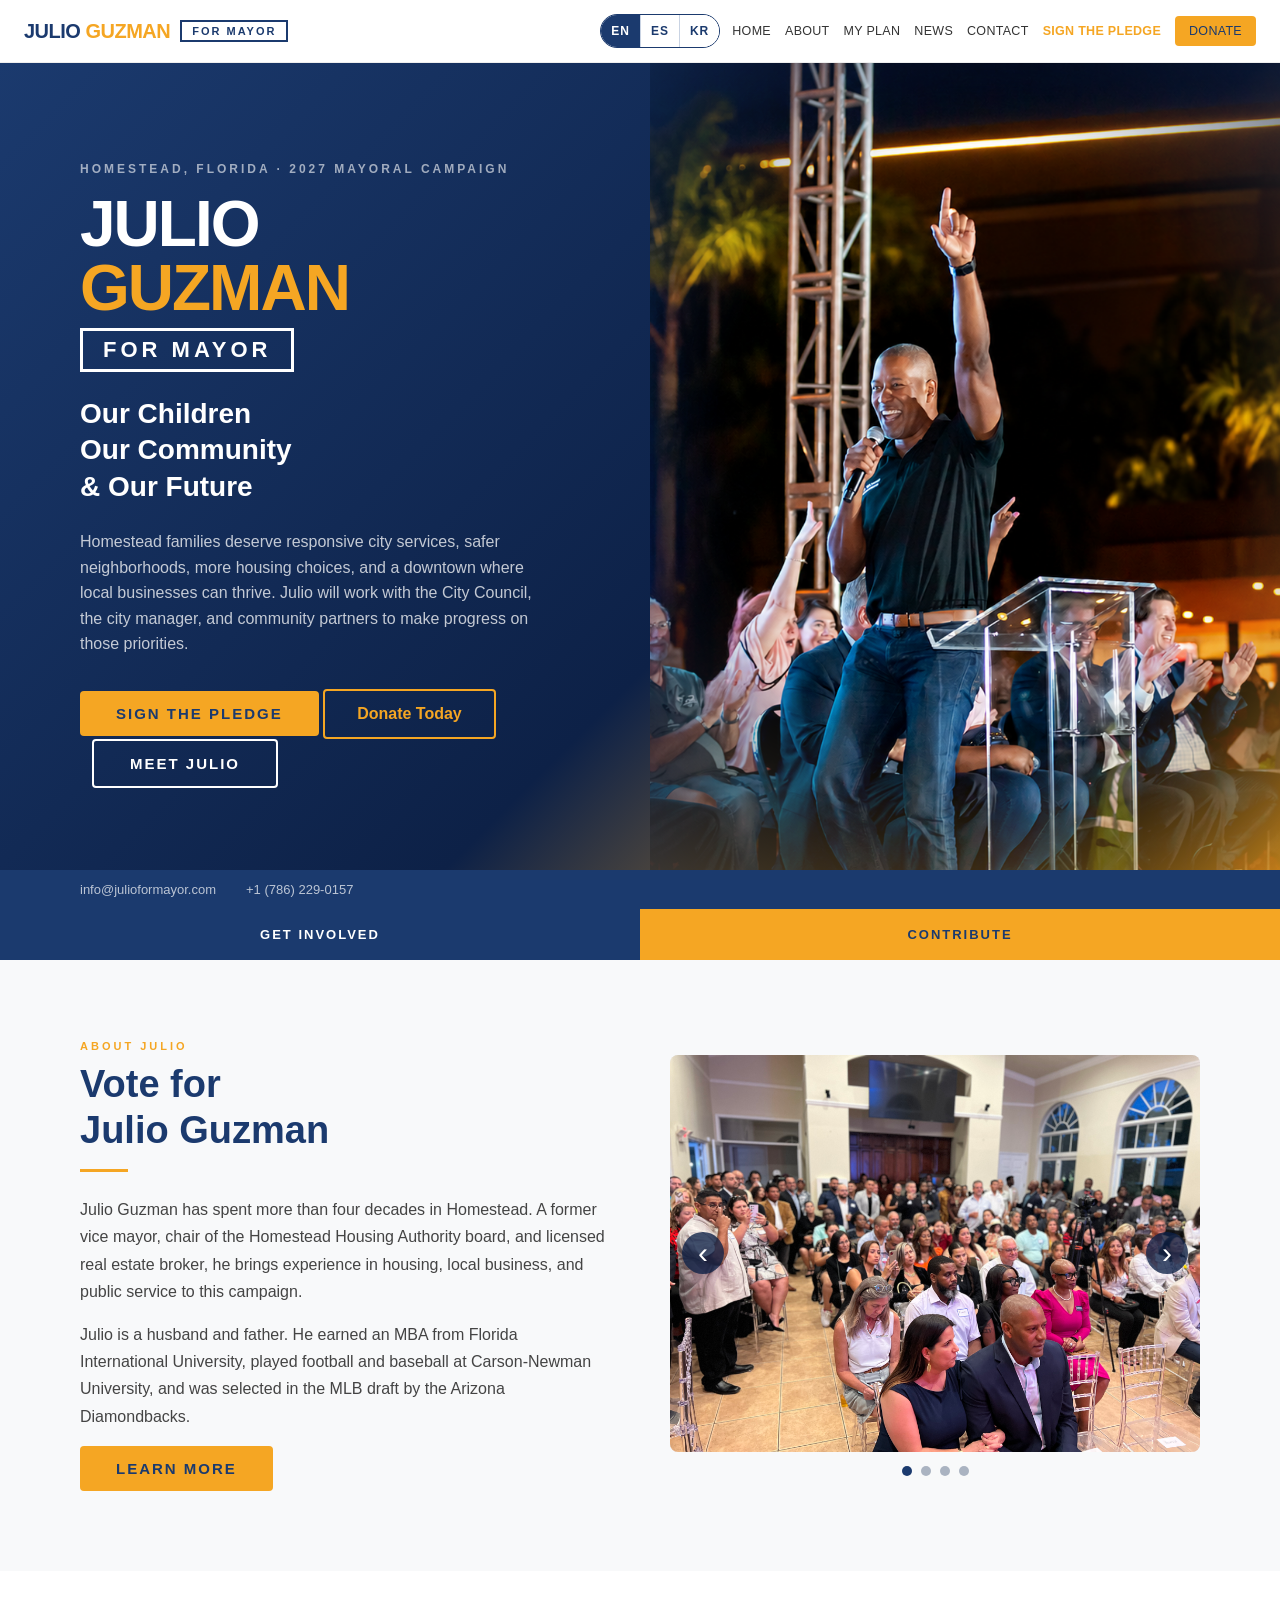
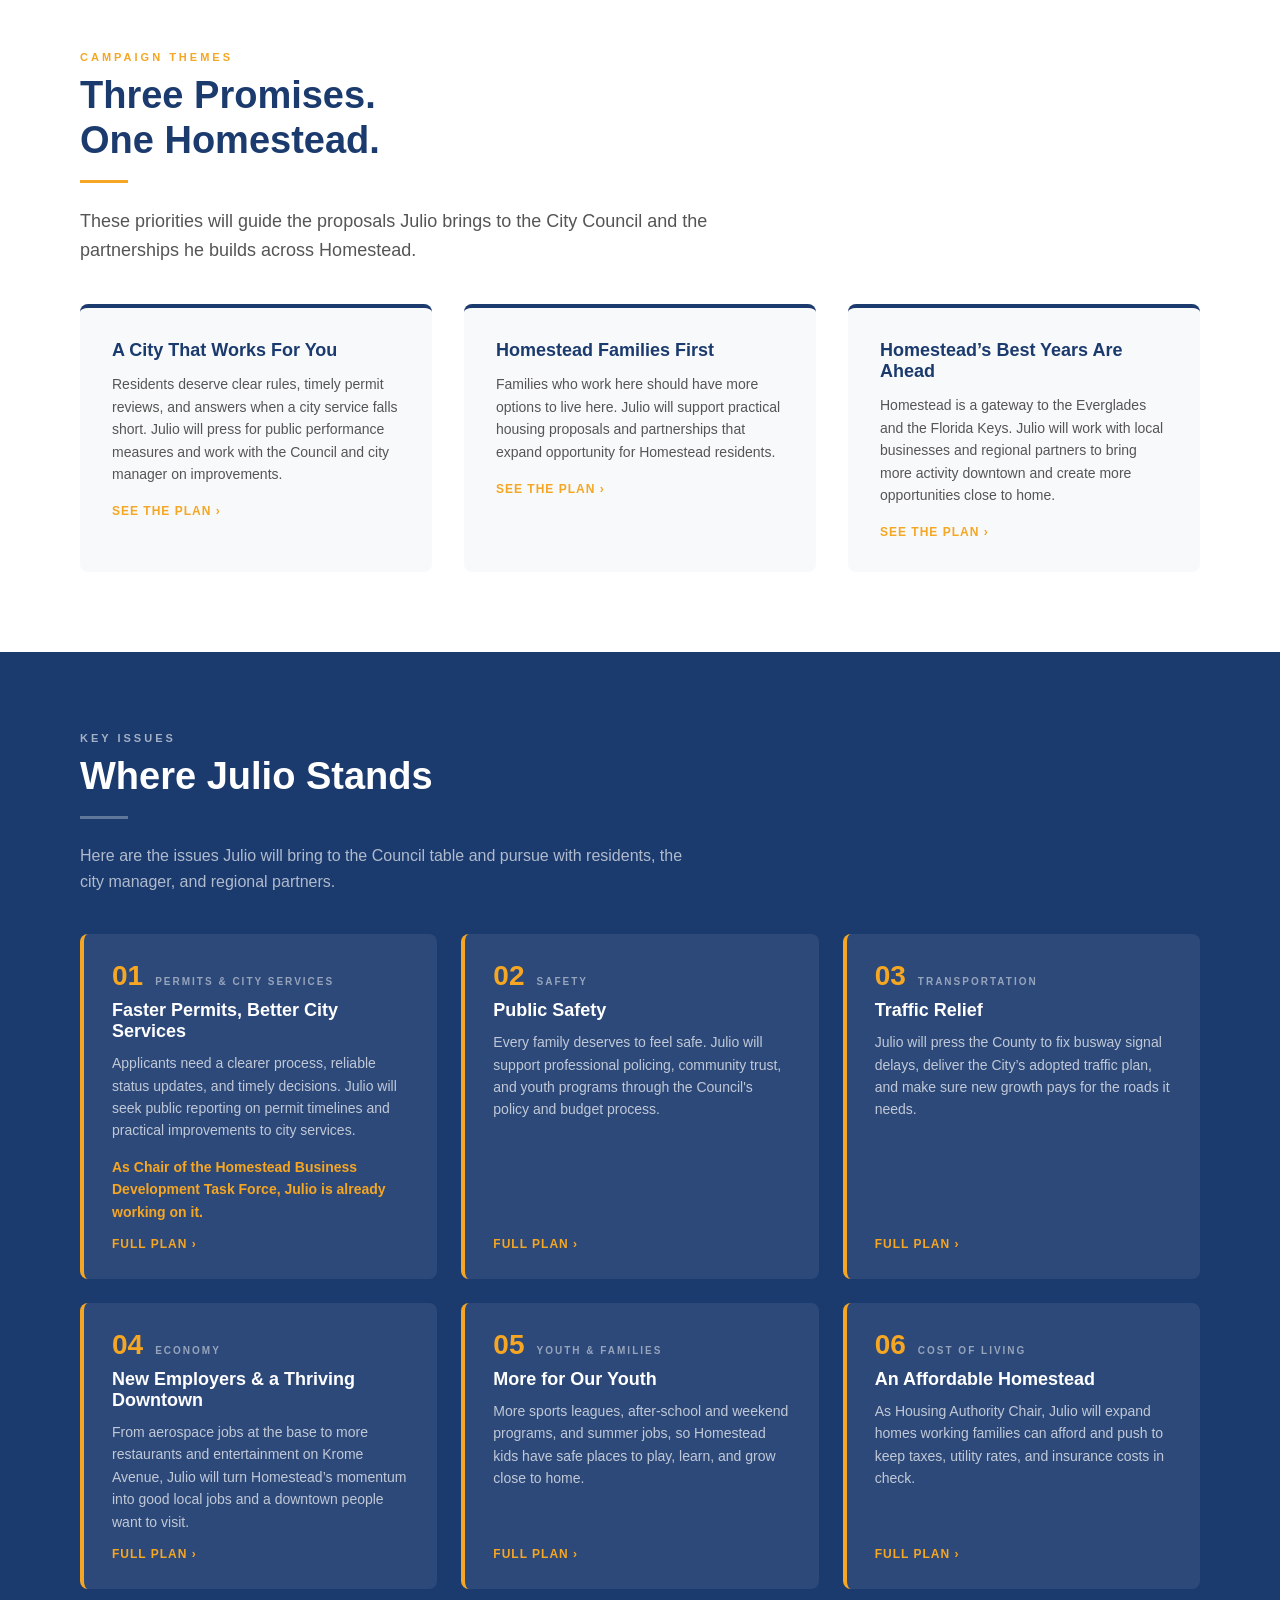
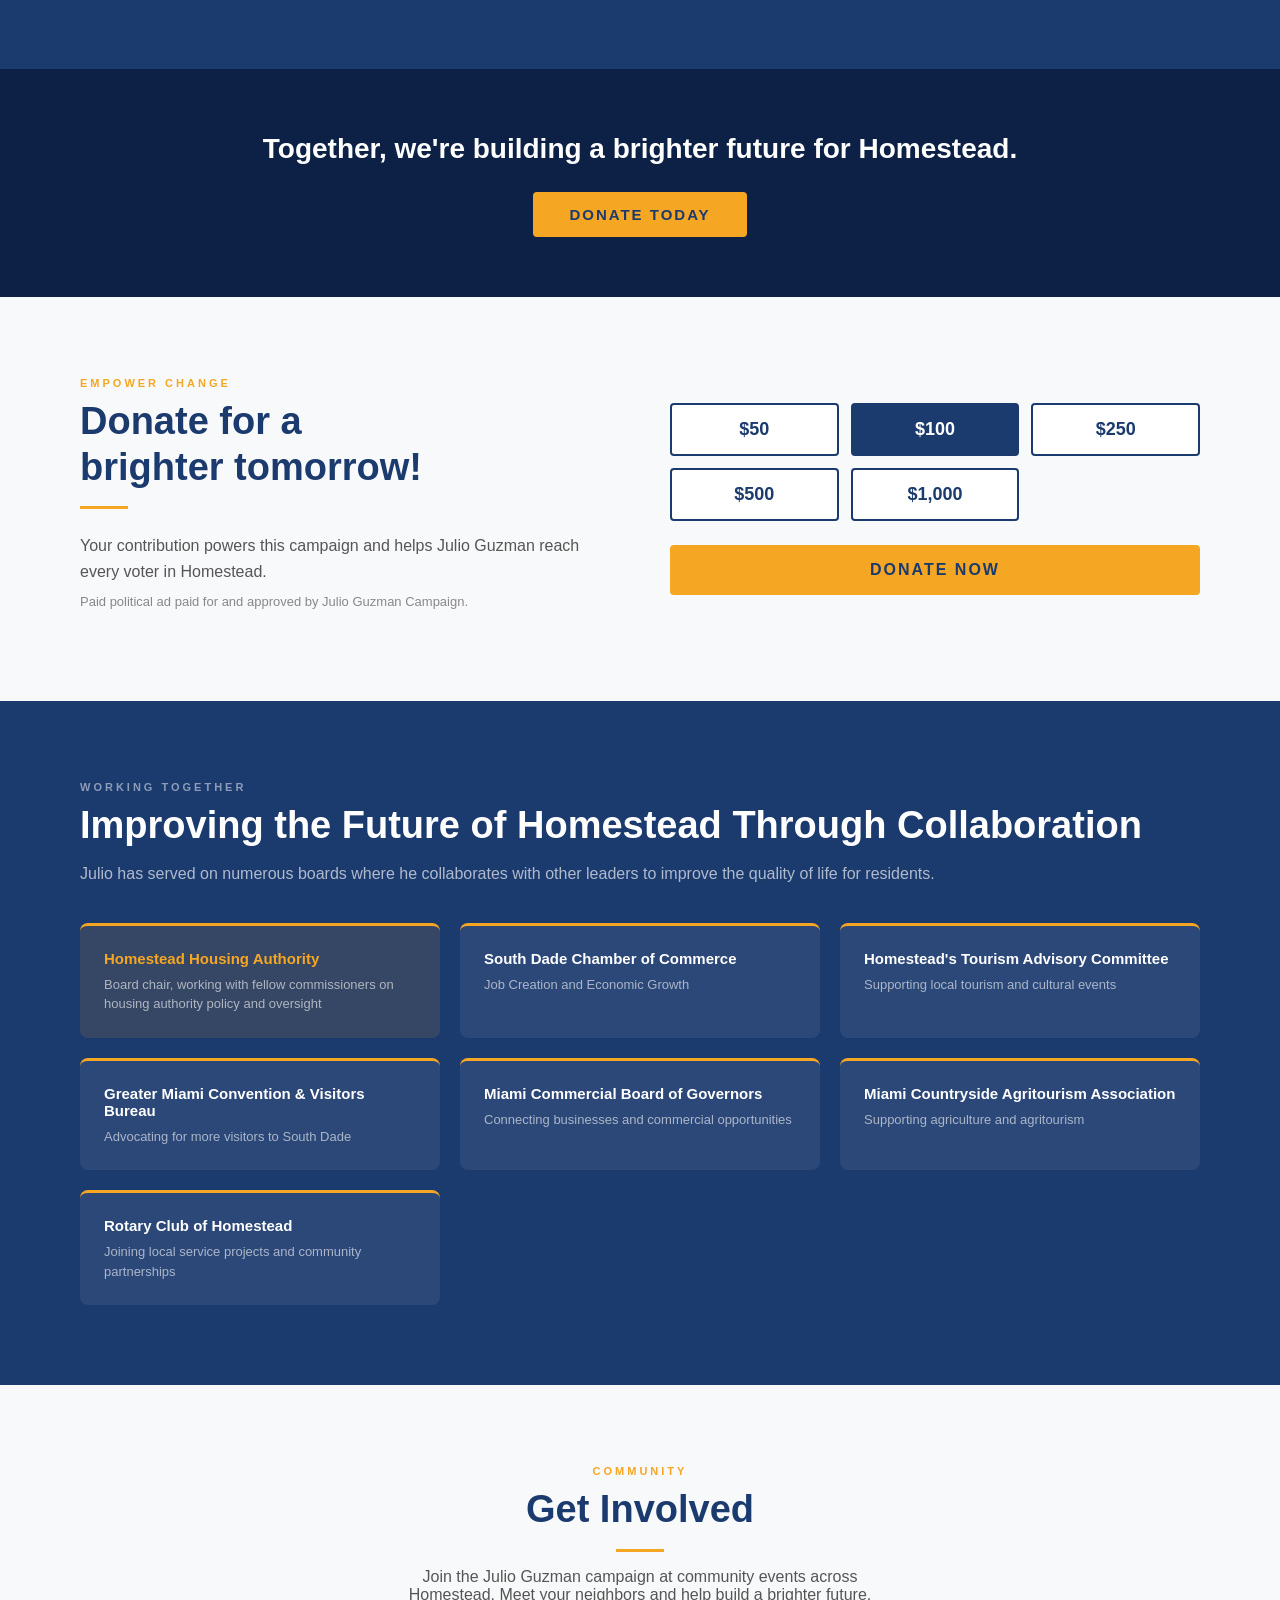
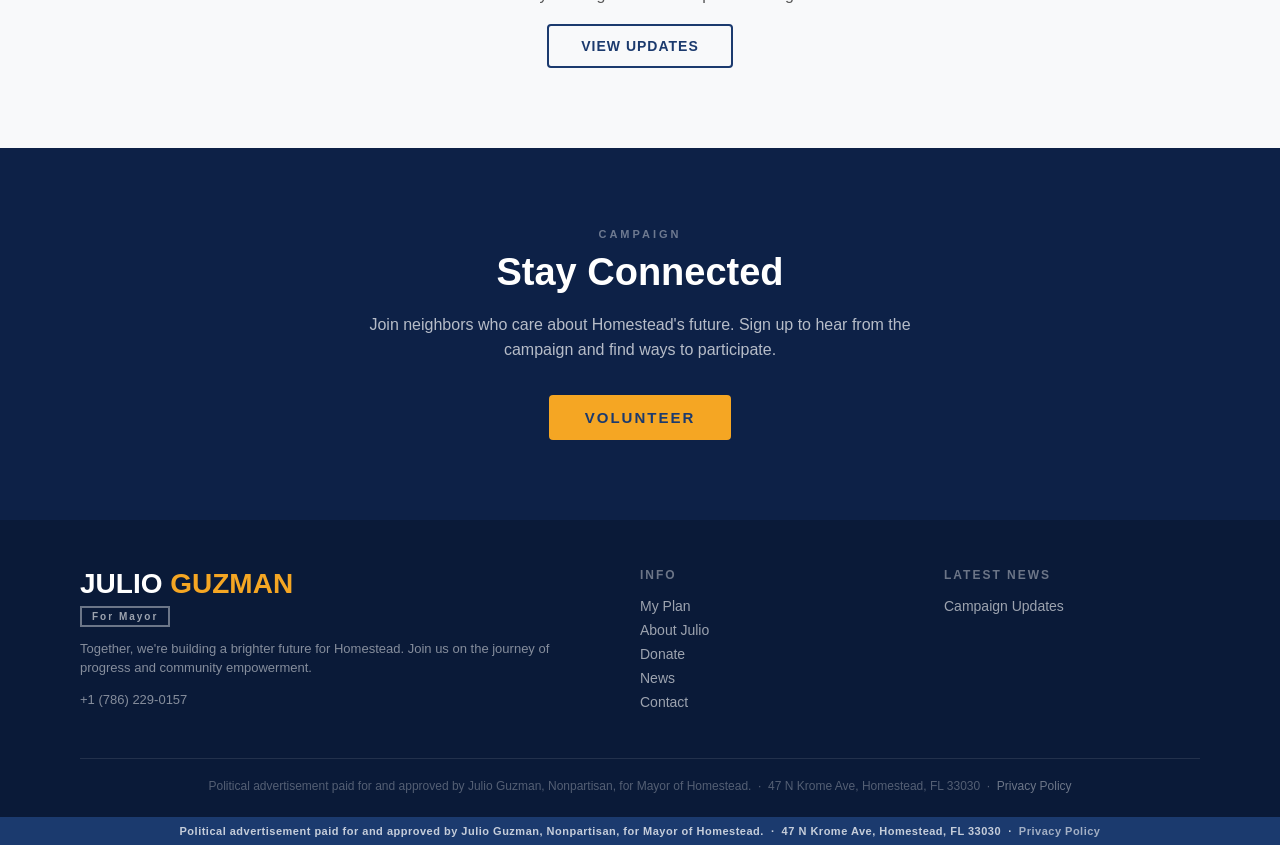
<file: index.html>
<!DOCTYPE html>
<html lang="en">
<head>
  <meta charset="UTF-8" />
  <meta name="viewport" content="width=device-width, initial-scale=1.0" />
  
  <meta name="description" content="Official campaign website of Julio Guzman for Mayor of Homestead." />
  <link rel="canonical" href="https://julioformayor.com/" />
  <meta property="og:type" content="website" />
  <meta property="og:title" content="Julio Guzman for Mayor of Homestead" />
  <meta property="og:description" content="Official campaign website of Julio Guzman for Mayor of Homestead." />
  <meta property="og:url" content="https://julioformayor.com/" />
  <meta property="og:image" content="https://julioformayor.com/images/julio-showbiz-hero.png" />
  <meta name="twitter:card" content="summary_large_image" />
<title>Julio Guzman for Mayor of Homestead</title>
  <style>
    
    *, *::before, *::after { box-sizing: border-box; margin: 0; padding: 0; }

    body {
      font-family: 'Helvetica Neue', Arial, sans-serif;
      color: #1a1a1a;
      background: #fff;
    }

    /* â”€â”€ NAV â”€â”€ */
    nav {
      position: fixed;
      top: 0; left: 0; right: 0;
      z-index: 999;
      background: #fff;
      border-bottom: 1px solid #eee;
      padding: 14px 40px;
      display: flex;
      align-items: center;
      justify-content: space-between;
    }
    .nav-logo {
      display: flex;
      align-items: center;
      gap: 10px;
    }
    .nav-logo-text {
      font-size: 22px;
      font-weight: 900;
      letter-spacing: -0.5px;
      line-height: 1;
    }
    .nav-logo-text .julio { color: #1b3a6e; }
    .nav-logo-text .guzman { color: #f5a623; }
    .nav-logo-box {
      border: 2px solid #1b3a6e;
      padding: 3px 10px;
      font-size: 11px;
      font-weight: 700;
      letter-spacing: 2px;
      color: #1b3a6e;
      text-transform: uppercase;
    }
    .nav-links {
      display: flex;
      gap: 30px;
      align-items: center;
    }
    .nav-links a {
      text-decoration: none;
      color: #333;
      font-size: 14px;
      font-weight: 500;
      text-transform: uppercase;
      letter-spacing: 1px;
    }
    .nav-links a:hover { color: #f5a623; }
    .nav-donate {
      background: #f5a623; color: #1b3a6e !important;
      padding: 8px 20px;
      border-radius: 4px;
    }
    .nav-donate:hover { background: #d48a0f !important; color: #fff !important; }

    /* â”€â”€ HERO â”€â”€ */
    .hero {
      margin-top: 60px;
      min-height: 90vh;
      background: linear-gradient(135deg, #1b3a6e 0%, #0d2147 60%, #f5a623 100%);
      display: grid;
      grid-template-columns: 1fr 1fr;
      align-items: center;
      padding: 80px 80px 60px;
      gap: 60px;
    }
    .hero-text .eyebrow {
      font-size: 12px;
      font-weight: 700;
      letter-spacing: 3px;
      text-transform: uppercase;
      color: rgba(255,255,255,0.6);
      margin-bottom: 16px;
    }
    .hero-logo-large {
      margin-bottom: 24px;
    }
    .hero-logo-large .name-line {
      font-size: 64px;
      font-weight: 900;
      line-height: 1;
      letter-spacing: -2px;
    }
    .hero-logo-large .name-julio { color: #fff; }
    .hero-logo-large .name-guzman { color: #f5a623; }
    .hero-logo-large .for-mayor-box {
      display: inline-block;
      border: 3px solid #fff;
      padding: 6px 20px;
      font-size: 22px;
      font-weight: 800;
      letter-spacing: 4px;
      color: #fff;
      text-transform: uppercase;
      margin-top: 8px;
    }
    .hero-taglines {
      margin-bottom: 24px;
    }
    .hero-taglines p {
      font-size: 28px;
      font-weight: 700;
      color: #fff;
      line-height: 1.3;
    }
    .hero-sub {
      font-size: 16px;
      color: rgba(255,255,255,0.75);
      line-height: 1.6;
      max-width: 460px;
      margin-bottom: 32px;
    }
    .btn-primary {
      display: inline-block;
      background: #f5a623; color: #1b3a6e;
      padding: 14px 36px;
      font-size: 15px;
      font-weight: 700;
      text-transform: uppercase;
      letter-spacing: 2px;
      border-radius: 4px;
      text-decoration: none;
      border: none;
      cursor: pointer;
    }
    .btn-primary:hover { background: #d48a0f; }
    .btn-outline-white {
      display: inline-block;
      border: 2px solid #fff;
      color: #fff;
      padding: 14px 36px;
      font-size: 15px;
      font-weight: 700;
      text-transform: uppercase;
      letter-spacing: 2px;
      border-radius: 4px;
      text-decoration: none;
      margin-left: 12px;
    }
    .hero-photo {
      position: relative;
      align-self: stretch;
      min-height: 620px;
      margin: -80px -80px -60px -20px;
      overflow: hidden;
    }
    .hero-photo img {
      position: absolute;
      inset: 0;
      width: 100%;
      height: 100%;
      object-fit: cover;
      object-position: 40% 45%;
      /* Let the photograph dissolve into the existing hero colors. */
      -webkit-mask-image: radial-gradient(ellipse 86% 78% at 52% 48%, #000 48%, transparent 100%);
      mask-image: radial-gradient(ellipse 86% 78% at 52% 48%, #000 48%, transparent 100%);
    }
    .hero-photo-placeholder {
      width: 320px;
      height: 480px;
      background: rgba(255,255,255,0.08);
      border: 2px dashed rgba(255,255,255,0.3);
      border-radius: 8px;
      display: flex;
      flex-direction: column;
      align-items: center;
      justify-content: center;
      color: rgba(255,255,255,0.4);
      font-size: 13px;
      text-align: center;
      gap: 8px;
    }

    /* â”€â”€ CONTACT BAR â”€â”€ */
    .contact-bar {
      background: #1b3a6e;
      padding: 12px 80px;
      display: flex;
      gap: 30px;
      align-items: center;
    }
    .contact-bar a {
      color: rgba(255,255,255,0.7);
      text-decoration: none;
      font-size: 13px;
    }
    .contact-bar a:hover { color: #fff; }

    /* â”€â”€ QUICK-ACTION BAR â”€â”€ */
    .quick-bar {
      display: grid;
      grid-template-columns: 1fr 1fr;
    }
    .quick-bar a {
      padding: 18px;
      text-align: center;
      font-size: 13px;
      font-weight: 700;
      text-transform: uppercase;
      letter-spacing: 2px;
      text-decoration: none;
    }
    .quick-bar .qb-get-involved { background: #1b3a6e; color: #fff; }
    .quick-bar .qb-contribute { background: #f5a623; color: #1b3a6e; }
    .quick-bar a:hover { opacity: 0.9; }

    /* â”€â”€ SECTION SHARED â”€â”€ */
    section { padding: 80px 80px; }
    .section-eyebrow {
      font-size: 11px;
      font-weight: 700;
      letter-spacing: 3px;
      text-transform: uppercase;
      color: #f5a623;
      margin-bottom: 10px;
    }
    .section-heading {
      font-size: 38px;
      font-weight: 800;
      color: #1b3a6e;
      line-height: 1.2;
      margin-bottom: 16px;
    }
    .divider {
      width: 48px;
      height: 3px;
      background: #f5a623;
      margin-bottom: 24px;
    }

    /* â”€â”€ ABOUT / HERO REPEAT â”€â”€ */
    .about-hero {
      background: #f8f9fa;
      display: grid;
      grid-template-columns: 1fr 1fr;
      gap: 60px;
      align-items: center;
    }
    .about-hero .about-photo {
      text-align: center;
    }
    .about-hero .about-photo img {
      width: 100%;
      max-width: 620px;
      aspect-ratio: 4 / 3;
      object-fit: cover;
      object-position: center 55%;
      border-radius: 8px;
    }
    .about-gallery {
      position: relative;
      width: 100%;
      max-width: 620px;
      aspect-ratio: 4 / 3;
      margin: 0 auto;
      overflow: hidden;
      border-radius: 8px;
      background: #e7eaf0;
    }
    .about-hero .about-gallery img {
      width: 100%;
      height: 100%;
      max-width: none;
      aspect-ratio: auto;
      object-fit: cover;
      border-radius: 0;
      display: block;
    }
    .gallery-arrow {
      position: absolute;
      top: 50%;
      transform: translateY(-50%);
      width: 42px;
      height: 42px;
      border: 0;
      border-radius: 50%;
      background: rgba(13,33,71,.78);
      color: #fff;
      font-size: 30px;
      line-height: 1;
      cursor: pointer;
    }
    .gallery-prev { left: 12px; }
    .gallery-next { right: 12px; }
    .gallery-arrow:hover, .gallery-arrow:focus-visible { background: #1b3a6e; outline: 2px solid #f5a623; }
    .gallery-dots { display: flex; justify-content: center; gap: 9px; margin-top: 14px; }
    .gallery-dots button {
      width: 10px; height: 10px; padding: 0; border: 0;
      border-radius: 50%; background: #aab3c1; cursor: pointer;
    }
    .gallery-dots button.is-active { background: #1b3a6e; }
    .gallery-dots button:focus-visible { outline: 2px solid #f5a623; outline-offset: 3px; }
    .gallery-status { position: absolute; width: 1px; height: 1px; padding: 0; margin: -1px; overflow: hidden; clip: rect(0,0,0,0); white-space: nowrap; border: 0; }
    .about-bio { font-size: 16px; color: #444; line-height: 1.7; margin-bottom: 16px; }

    /* â”€â”€ MISSION â”€â”€ */
    .mission { background: #fff; }
    .mission-grid {
      display: grid;
      grid-template-columns: repeat(3, 1fr);
      gap: 32px;
      margin-top: 40px;
    }
    .mission-card {
      background: #f8f9fa;
      border-radius: 8px;
      padding: 32px;
      border-top: 4px solid #1b3a6e;
    }
    .mission-card h3 {
      font-size: 18px;
      font-weight: 700;
      color: #1b3a6e;
      margin-bottom: 12px;
    }
    .mission-card p { font-size: 14px; color: #555; line-height: 1.6; margin-bottom: 16px; }
    .read-plan {
      font-size: 12px;
      font-weight: 700;
      color: #f5a623;
      text-transform: uppercase;
      letter-spacing: 1px;
      text-decoration: none;
    }

    /* â”€â”€ ISSUES â”€â”€ */
    .issues { background: #1b3a6e; }
    .issues .section-heading { color: #fff; }
    .issues .section-eyebrow { color: rgba(255,255,255,0.6); }
    .issues-grid {
      display: grid;
      grid-template-columns: repeat(2, 1fr);
      gap: 24px;
      margin-top: 40px;
    }
    .issue-card {
      background: rgba(255,255,255,0.08);
      border-radius: 8px;
      padding: 28px;
      border-left: 4px solid #f5a623;
      display: flex;
      flex-direction: column;
    }
    .issue-card .read-more { margin-top: auto; align-self: flex-start; }
    .issue-top { display: flex; align-items: baseline; gap: 12px; margin-bottom: 10px; }
    .issue-num { font-size: 28px; font-weight: 900; color: #f5a623; line-height: 1; }
    .issue-tag { font-size: 10px; font-weight: 700; letter-spacing: 2px; text-transform: uppercase; color: rgba(255,255,255,0.5); }
    .issue-card .issue-proof { color: #f5a623; font-weight: 700; }
    @media (min-width: 1101px) { .issues-grid { grid-template-columns: repeat(3, 1fr); } }
    @media (max-width: 640px) {
      .issues-grid { gap: 12px !important; margin-top: 24px !important; }
      .issue-card { padding: 18px 18px 16px !important; }
      .issue-top { margin-bottom: 6px; }
      .issue-num { font-size: 22px; }
      .issue-card h3 { font-size: 17px; margin-bottom: 6px; }
      .issue-card p { font-size: 14px; line-height: 1.5; margin-bottom: 10px; }
    }
    .issue-card h3 {
      font-size: 18px;
      font-weight: 700;
      color: #fff;
      margin-bottom: 10px;
    }
    .issue-card p { font-size: 14px; color: rgba(255,255,255,0.7); line-height: 1.6; margin-bottom: 14px; }
    .read-more {
      font-size: 12px;
      font-weight: 700;
      color: #f5a623;
      text-transform: uppercase;
      letter-spacing: 1px;
      text-decoration: none;
    }

    /* â”€â”€ CTA BAND â”€â”€ */
    .cta-band {
      background: #0d2147;
      text-align: center;
      padding: 60px 80px;
    }
    .cta-band p {
      font-size: 28px;
      font-weight: 700;
      color: #fff;
      margin-bottom: 24px;
      line-height: 1.4;
    }

    /* â”€â”€ DONATE â”€â”€ */
    .donate { background: #f8f9fa; }
    .donate-inner {
      display: grid;
      grid-template-columns: 1fr 1fr;
      gap: 60px;
      align-items: center;
    }
    .donate-text .section-heading { color: #1b3a6e; }
    .donate-sub { font-size: 16px; color: #555; line-height: 1.6; margin-bottom: 8px; }
    .donate-amounts {
      display: grid;
      grid-template-columns: repeat(3, 1fr);
      gap: 12px;
      margin-bottom: 20px;
    }
    .amt-btn {
      border: 2px solid #1b3a6e;
      background: #fff;
      color: #1b3a6e;
      padding: 14px;
      font-size: 18px;
      font-weight: 700;
      text-align: center;
      border-radius: 4px;
      cursor: pointer;
      transition: all 0.2s;
    }
    .amt-btn:hover, .amt-btn.active {
      background: #1b3a6e;
      color: #fff;
    }
    .donate-now-btn {
      width: 100%;
      background: #f5a623; color: #1b3a6e;
      border: none;
      padding: 16px;
      font-size: 16px;
      font-weight: 700;
      text-transform: uppercase;
      letter-spacing: 2px;
      border-radius: 4px;
      cursor: pointer;
      margin-top: 4px;
    }
    .donate-now-btn:hover { background: #d48a0f; }

    /* â”€â”€ BIO â”€â”€ */
    .bio { background: #fff; }
    .bio-inner {
      display: grid;
      grid-template-columns: 1fr 1fr;
      gap: 60px;
      align-items: center;
    }
    .bio-photo-placeholder {
      width: 100%;
      aspect-ratio: 3/4;
      background: #f0f0f0;
      border-radius: 8px;
      display: flex;
      align-items: center;
      justify-content: center;
      color: #aaa;
      font-size: 14px;
    }
    .bio-text p { font-size: 16px; color: #444; line-height: 1.7; margin-bottom: 16px; }

    /* â”€â”€ BOARDS â”€â”€ */
    .boards { background: #1b3a6e; }
    .boards .section-heading { color: #fff; }
    .boards .section-eyebrow { color: rgba(255,255,255,0.5); }
    .boards-grid {
      display: grid;
      grid-template-columns: repeat(3, 1fr);
      gap: 20px;
      margin-top: 40px;
    }
    .board-card {
      background: rgba(255,255,255,0.07);
      border-radius: 8px;
      padding: 24px;
      border-top: 3px solid #f5a623;
    }
    .board-card h4 {
      font-size: 15px;
      font-weight: 700;
      color: #fff;
      margin-bottom: 8px;
    }
    .board-card p { font-size: 13px; color: rgba(255,255,255,0.6); line-height: 1.5; }

    /* â”€â”€ EVENTS / COMMUNITY â”€â”€ */
    .community { background: #f8f9fa; text-align: center; }
    .community .section-heading { color: #1b3a6e; }
    .events-btn {
      display: inline-block;
      border: 2px solid #1b3a6e;
      color: #1b3a6e;
      padding: 12px 32px;
      font-size: 14px;
      font-weight: 700;
      text-transform: uppercase;
      letter-spacing: 1px;
      border-radius: 4px;
      text-decoration: none;
      margin-top: 20px;
    }
    .events-btn:hover { background: #1b3a6e; color: #fff; }

    /* â”€â”€ JOIN TEAM â”€â”€ */
    .join { background: #0d2147; text-align: center; }
    .join .section-heading { color: #fff; }
    .join p { font-size: 16px; color: rgba(255,255,255,0.7); max-width: 600px; margin: 0 auto 32px; line-height: 1.6; }

    /* â”€â”€ FOOTER â”€â”€ */
    footer {
      background: #0a1a38;
      color: rgba(255,255,255,0.6);
      padding: 48px 80px 24px;
    }
    .footer-top {
      display: grid;
      grid-template-columns: 2fr 1fr 1fr;
      gap: 48px;
      margin-bottom: 40px;
    }
    .footer-brand .name-line { font-size: 28px; font-weight: 900; }
    .footer-brand .name-julio { color: #fff; }
    .footer-brand .name-guzman { color: #f5a623; }
    .footer-brand .for-mayor-box {
      display: inline-block;
      border: 2px solid rgba(255,255,255,0.4);
      padding: 3px 10px;
      font-size: 10px;
      font-weight: 700;
      letter-spacing: 2px;
      color: rgba(255,255,255,0.6);
      margin-top: 6px;
    }
    .footer-brand p { font-size: 13px; color: rgba(255,255,255,0.5); margin-top: 12px; line-height: 1.5; }
    .footer-col h4 { font-size: 12px; font-weight: 700; text-transform: uppercase; letter-spacing: 2px; color: rgba(255,255,255,0.4); margin-bottom: 16px; }
    .footer-col a { display: block; color: rgba(255,255,255,0.6); text-decoration: none; font-size: 14px; margin-bottom: 8px; }
    .footer-col a:hover { color: #fff; }
    .footer-bottom {
      border-top: 1px solid rgba(255,255,255,0.1);
      padding-top: 20px;
      text-align: center;
      font-size: 12px;
      color: rgba(255,255,255,0.3);
    }
    .footer-contact { font-size: 14px; color: rgba(255,255,255,0.6); margin-top: 8px; }

    /* â”€â”€ ARCHIVE NOTICE â”€â”€ */
    
    .nav-pledge { color: #f5a623 !important; font-weight: 700 !important; }
    .btn-secondary-gold {
      display: inline-block;
      background: transparent;
      color: #f5a623;
      border: 2px solid #f5a623;
      padding: 14px 32px;
      border-radius: 4px;
      font-weight: 700;
      font-size: 16px;
      text-decoration: none;
      margin-right: 12px;
      transition: background .2s, color .2s;
    }
    .btn-secondary-gold:hover { background: #f5a623; color: #1b3a6e; }
  </style>
  <link rel="stylesheet" href="site-enhancements.css?v=2026-11-17b" />
  <script src="i18n.js"></script>
  <link rel="icon" href="favicon.svg" type="image/svg+xml" />
</head>
<body>

<!-- NAV -->
<nav>
  <div class="nav-logo">
    <div class="nav-logo-text">
      <span class="julio">JULIO </span><span class="guzman">GUZMAN</span>
    </div>
    <div class="nav-logo-box">For Mayor</div>
  </div>
  <div class="nav-links">
    <a href="index.html">Home</a>
    <a href="about.html">About</a>
    <a href="plan.html">My Plan</a>
    <a href="news.html">News</a>
    <a href="contact.html">Contact</a>
    <a href="pledge.html" class="nav-pledge">Sign the Pledge</a>
    <a href="donate.html" class="nav-donate">Donate</a>
  </div>
</nav>

<!-- HERO -->
<section id="home" class="hero">
  <div class="hero-text">
    <div class="eyebrow">Homestead, Florida &middot; 2027 Mayoral Campaign</div>
    <div class="hero-logo-large">
      <div class="name-line"><span class="name-julio">JULIO</span></div>
      <div class="name-line"><span class="name-guzman">GUZMAN</span></div>
      <div class="for-mayor-box">For Mayor</div>
    </div>
    <div class="hero-taglines">
      <p>Our Children</p>
      <p>Our Community</p>
      <p>& Our Future</p>
    </div>
    <p class="hero-sub">
      Homestead families deserve responsive city services, safer neighborhoods, more housing choices, and a downtown where local businesses can thrive. Julio will work with the City Council, the city manager, and community partners to make progress on those priorities.
    </p>
    <a href="pledge.html" class="btn-primary">Sign the Pledge</a>
    <a href="#donate" class="btn-secondary-gold">Donate Today</a>
    <a href="#about" class="btn-outline-white">Meet Julio</a>
  </div>
  <div class="hero-photo">
    <img src="images/julio-showbiz-hero.png" alt="Julio Guzman addressing a community gathering with his hand raised">
  </div>
</section>

<!-- CONTACT BAR -->
<div class="contact-bar" id="contact">
  <a href="mailto:info@julioformayor.com">info@julioformayor.com</a>
  <a href="tel:+17862290157">+1 (786) 229-0157</a>
</div>

<!-- QUICK-ACTION BAR -->
<div class="quick-bar">
  <a href="#volunteer" class="qb-get-involved">Get Involved</a>
  <a href="#donate" class="qb-contribute">Contribute</a>
</div>

<!-- ABOUT -->
<section id="about" class="about-hero">
  <div>
    <div class="section-eyebrow">About Julio</div>
    <h2 class="section-heading">Vote for<br>Julio Guzman</h2>
    <div class="divider"></div>
    <p class="about-bio">
      Julio Guzman has spent more than four decades in Homestead. A former vice mayor, chair of the Homestead Housing Authority board, and licensed real estate broker, he brings experience in housing, local business, and public service to this campaign.
    </p>
    <p class="about-bio">
      Julio is a husband and father. He earned an MBA from Florida International University, played football and baseball at Carson-Newman University, and was selected in the MLB draft by the Arizona Diamondbacks.
    </p>
    <a href="about.html" class="btn-primary">Learn More</a>
  </div>
  <div class="about-photo">
    <div class="about-gallery" aria-label="Photos from Julio Guzman's campaign">
      <img id="about-gallery-image" src="images/campaign-community.jpg" alt="Community members attending Julio Guzman's campaign kickoff" style="object-position:center 55%;">
      <button class="gallery-arrow gallery-prev" type="button" aria-label="Previous photo">&#8249;</button>
      <button class="gallery-arrow gallery-next" type="button" aria-label="Next photo">&#8250;</button>
    </div>
    <div class="gallery-dots" aria-label="Choose a photo">
      <button type="button" class="is-active" aria-label="Show photo 1 of 4" aria-current="true"></button>
      <button type="button" aria-label="Show photo 2 of 4"></button>
      <button type="button" aria-label="Show photo 3 of 4"></button>
      <button type="button" aria-label="Show photo 4 of 4"></button>
    </div>
    <p id="about-gallery-status" class="gallery-status" aria-live="polite">Photo 1 of 4: Campaign kickoff gathering</p>
  </div>
</section>

<!-- CAMPAIGN THEMES -->
<section id="plan" class="mission">
  <div class="section-eyebrow">Campaign Themes</div>
  <h2 class="section-heading">Three Promises.<br>One Homestead.</h2>
  <div class="divider"></div>
  <p style="font-size:18px;color:#555;max-width:660px;line-height:1.6;margin-bottom:8px;">
    These priorities will guide the proposals Julio brings to the City Council and the partnerships he builds across Homestead.
  </p>
  <div class="mission-grid">
    <div class="mission-card">
      <h3>A City That Works For You</h3>
      <p>Residents deserve clear rules, timely permit reviews, and answers when a city service falls short. Julio will press for public performance measures and work with the Council and city manager on improvements.</p>
      <a href="plan.html" class="read-plan">See the Plan &rsaquo;</a>
    </div>
    <div class="mission-card">
      <h3>Homestead Families First</h3>
      <p>Families who work here should have more options to live here. Julio will support practical housing proposals and partnerships that expand opportunity for Homestead residents.</p>
      <a href="plan.html" class="read-plan">See the Plan &rsaquo;</a>
    </div>
    <div class="mission-card">
      <h3>Homestead&rsquo;s Best Years Are Ahead</h3>
      <p>Homestead is a gateway to the Everglades and the Florida Keys. Julio will work with local businesses and regional partners to bring more activity downtown and create more opportunities close to home.</p>
      <a href="plan.html" class="read-plan">See the Plan &rsaquo;</a>
    </div>
  </div>
</section>

<!-- ISSUES -->
<section class="issues">
  <div class="section-eyebrow">Key Issues</div>
  <h2 class="section-heading">Where Julio Stands</h2>
  <div class="divider" style="background:rgba(255,255,255,0.3)"></div>
  <p style="color:rgba(255,255,255,0.65);font-size:16px;max-width:620px;margin-bottom:40px;line-height:1.6;">
    Here are the issues Julio will bring to the Council table and pursue with residents, the city manager, and regional partners.
  </p>
  <div class="issues-grid">

    <div class="issue-card">
      <div class="issue-top"><span class="issue-num">01</span><span class="issue-tag">Permits &amp; City Services</span></div>
      <h3>Faster Permits, Better City Services</h3>
      <p>Applicants need a clearer process, reliable status updates, and timely decisions. Julio will seek public reporting on permit timelines and practical improvements to city services.</p>
      <p class="issue-proof">As Chair of the Homestead Business Development Task Force, Julio is already working on it.</p>
      <a href="plan.html#permitting" class="read-more">Full Plan &rsaquo;</a>
    </div>

    <div class="issue-card">
      <div class="issue-top"><span class="issue-num">02</span><span class="issue-tag">Safety</span></div>
      <h3>Public Safety</h3>
      <p>Every family deserves to feel safe. Julio will support professional policing, community trust, and youth programs through the Council's policy and budget process.</p>
      <a href="plan.html#safety" class="read-more">Full Plan &rsaquo;</a>
    </div>

    <div class="issue-card">
      <div class="issue-top"><span class="issue-num">03</span><span class="issue-tag">Transportation</span></div>
      <h3>Traffic Relief</h3>
      <p>Julio will press the County to fix busway signal delays, deliver the City&rsquo;s adopted traffic plan, and make sure new growth pays for the roads it needs.</p>
      <a href="plan.html#traffic" class="read-more">Full Plan &rsaquo;</a>
    </div>

    <div class="issue-card">
      <div class="issue-top"><span class="issue-num">04</span><span class="issue-tag">Economy</span></div>
      <h3>New Employers &amp; a Thriving Downtown</h3>
      <p>From aerospace jobs at the base to more restaurants and entertainment on Krome Avenue, Julio will turn Homestead&rsquo;s momentum into good local jobs and a downtown people want to visit.</p>
      <a href="plan.html#downtown" class="read-more">Full Plan &rsaquo;</a>
    </div>

    <div class="issue-card">
      <div class="issue-top"><span class="issue-num">05</span><span class="issue-tag">Youth &amp; Families</span></div>
      <h3>More for Our Youth</h3>
      <p>More sports leagues, after-school and weekend programs, and summer jobs, so Homestead kids have safe places to play, learn, and grow close to home.</p>
      <a href="plan.html#youth" class="read-more">Full Plan &rsaquo;</a>
    </div>

    <div class="issue-card">
      <div class="issue-top"><span class="issue-num">06</span><span class="issue-tag">Cost of Living</span></div>
      <h3>An Affordable Homestead</h3>
      <p>As Housing Authority Chair, Julio will expand homes working families can afford and push to keep taxes, utility rates, and insurance costs in check.</p>
      <a href="plan.html#housing" class="read-more">Full Plan &rsaquo;</a>
    </div>

  </div>
</section>

<!-- CTA BAND -->
<div class="cta-band">
  <p>Together, we're building a brighter future for Homestead.</p>
  <a href="#donate" class="btn-primary">Donate Today</a>
</div>

<!-- DONATE -->
<section id="donate" class="donate">
  <div class="donate-inner">
    <div class="donate-text">
      <div class="section-eyebrow">Empower Change</div>
      <h2 class="section-heading">Donate for a<br>brighter tomorrow!</h2>
      <div class="divider"></div>
      <p class="donate-sub">Your contribution powers this campaign and helps Julio Guzman reach every voter in Homestead.</p>
      <p class="donate-sub" style="font-size:13px;color:#888;">Paid political ad paid for and approved by Julio Guzman Campaign.</p>
    </div>
    <div class="donate-widget">
      <div class="donate-amounts">
        <div class="amt-btn">$50</div>
        <div class="amt-btn active">$100</div>
        <div class="amt-btn">$250</div>
        <div class="amt-btn">$500</div>
        <div class="amt-btn">$1,000</div>
      </div>
      <button class="donate-now-btn">Donate Now</button>
    </div>
  </div>
</section>

<!-- BOARDS / INVOLVEMENT -->
<section class="boards">
  <div class="section-eyebrow">Working Together</div>
  <h2 class="section-heading">Improving the Future of Homestead Through Collaboration</h2>
  <p style="color:rgba(255,255,255,0.65);font-size:16px;margin-top:8px;">
    Julio has served on numerous boards where he collaborates with other leaders to improve the quality of life for residents.
  </p>
  <div class="boards-grid">
    <div class="board-card" style="border-top-color:#f5a623;background:rgba(245,166,35,0.12)">
      <h4 style="color:#f5a623">Homestead Housing Authority</h4>
      <p>Board chair, working with fellow commissioners on housing authority policy and oversight</p>
    </div>
    <div class="board-card">
      <h4>South Dade Chamber of Commerce</h4>
      <p>Job Creation and Economic Growth</p>
    </div>
    <div class="board-card">
      <h4>Homestead's Tourism Advisory Committee</h4>
      <p>Supporting local tourism and cultural events</p>
    </div>
    <div class="board-card">
      <h4>Greater Miami Convention & Visitors Bureau</h4>
      <p>Advocating for more visitors to South Dade</p>
    </div>
    <div class="board-card">
      <h4>Miami Commercial Board of Governors</h4>
      <p>Connecting businesses and commercial opportunities</p>
    </div>
    <div class="board-card">
      <h4>Miami Countryside Agritourism Association</h4>
      <p>Supporting agriculture and agritourism</p>
    </div>
    <div class="board-card">
      <h4>Rotary Club of Homestead</h4>
      <p>Joining local service projects and community partnerships</p>
    </div>
  </div>
</section>

<!-- COMMUNITY / EVENTS -->
<section id="volunteer" class="community">
  <div class="section-eyebrow">Community</div>
  <h2 class="section-heading">Get Involved</h2>
  <div class="divider" style="margin:16px auto"></div>
  <p style="font-size:16px;color:#555;max-width:500px;margin:0 auto;">
    Join the Julio Guzman campaign at community events across Homestead. Meet your neighbors and help build a brighter future.
  </p>
  <a href="news.html" class="events-btn">View Updates</a>
</section>

<!-- JOIN THE TEAM -->
<section class="join">
  <div class="section-eyebrow" style="color:rgba(255,255,255,0.4)">Campaign</div>
  <h2 class="section-heading">Stay Connected</h2>
  <p>Join neighbors who care about Homestead's future. Sign up to hear from the campaign and find ways to participate.</p>
  <a href="volunteer.html" class="btn-primary">Volunteer</a>
</section>

<!-- FOOTER -->
<footer>
  <div class="footer-top">
    <div class="footer-brand">
      <div>
        <span class="name-line name-julio" style="font-size:28px;font-weight:900">JULIO </span><span class="name-line name-guzman" style="font-size:28px;font-weight:900">GUZMAN</span>
      </div>
      <div class="for-mayor-box">For Mayor</div>
      <p>Together, we're building a brighter future for Homestead. Join us on the journey of progress and community empowerment.</p>
      <p class="footer-contact">+1 (786) 229-0157</p>
    </div>
    <div class="footer-col">
      <h4>Info</h4>
      <a href="#plan">My Plan</a>
      <a href="#about">About Julio</a>
      <a href="#donate">Donate</a>
      <a href="#news">News</a>
      <a href="#contact">Contact</a>
    </div>
    <div class="footer-col">
      <h4>Latest News</h4>
      <a href="news.html">Campaign Updates</a>
    </div>
  </div>
    <div class="footer-bottom">
    Political advertisement paid for and approved by Julio Guzman, Nonpartisan, for Mayor of Homestead. &nbsp;·&nbsp; 47 N Krome Ave, Homestead, FL 33030 &nbsp;·&nbsp; <a href="privacy.html" style="color:rgba(255,255,255,0.4);text-decoration:none;">Privacy Policy</a>
  </div>
</footer>

<script>
  // Donate amount selector
  document.querySelectorAll('.amt-btn').forEach(btn => {
    btn.addEventListener('click', () => {
      document.querySelectorAll('.amt-btn').forEach(b => b.classList.remove('active'));
      btn.classList.add('active');
    });
  });
</script>


<!-- PAID-FOR NOTICE -->
<style>
  .paid-notice { background: #1b3a6e; color: rgba(255,255,255,0.75); text-align: center; padding: 8px 20px; font-size: 11px; font-weight: 600; letter-spacing: 0.5px; }
  .paid-notice a { color: rgba(255,255,255,0.6); text-decoration: none; }
  .paid-notice a:hover { color: #f5a623; }
</style>
<div class="paid-notice">
  Political advertisement paid for and approved by Julio Guzman, Nonpartisan, for Mayor of Homestead. &nbsp;·&nbsp; 47 N Krome Ave, Homestead, FL 33030 &nbsp;·&nbsp; <a href="privacy.html">Privacy Policy</a>
</div>
<script>
  (() => {
    const gallery = document.querySelector('.about-gallery');
    if (!gallery) return;
    const image = document.getElementById('about-gallery-image');
    const status = document.getElementById('about-gallery-status');
    const dots = [...document.querySelectorAll('.gallery-dots button')];
    const photos = [
      { src: 'images/campaign-community.jpg', alt: "Community members attending Julio Guzman's campaign kickoff", label: 'Campaign kickoff gathering', position: 'center 55%' },
      { src: 'images/julio-emily-event.jpg', alt: 'Julio Guzman and Emily at a campaign event', label: 'Julio and Emily', position: 'center 38%' },
      { src: 'images/campaign-event.jpg', alt: 'Julio Guzman with supporters at a campaign event', label: 'With supporters', position: 'center 38%' },
      { src: 'images/julio-speaking-wide.jpg', alt: 'Julio Guzman speaking at the campaign kickoff', label: 'Speaking to the community', position: 'center 48%' }
    ];
    let current = 0;
    function show(index) {
      current = (index + photos.length) % photos.length;
      const photo = photos[current];
      image.src = photo.src;
      image.alt = photo.alt;
      image.style.objectPosition = photo.position;
      status.textContent = 'Photo ' + (current + 1) + ' of ' + photos.length + ': ' + photo.label;
      dots.forEach((dot, i) => {
        dot.classList.toggle('is-active', i === current);
        if (i === current) dot.setAttribute('aria-current', 'true');
        else dot.removeAttribute('aria-current');
      });
    }
    gallery.querySelector('.gallery-prev').addEventListener('click', () => show(current - 1));
    gallery.querySelector('.gallery-next').addEventListener('click', () => show(current + 1));
    dots.forEach((dot, i) => dot.addEventListener('click', () => show(i)));
    let touchStartX = null;
    gallery.addEventListener('touchstart', e => { touchStartX = e.changedTouches[0].screenX; }, { passive: true });
    gallery.addEventListener('touchend', e => {
      if (touchStartX === null) return;
      const distance = e.changedTouches[0].screenX - touchStartX;
      if (Math.abs(distance) > 45) show(current + (distance < 0 ? 1 : -1));
      touchStartX = null;
    }, { passive: true });
  })();
</script>

  <script src="site.js" defer></script>
</body>
</html>
</file>
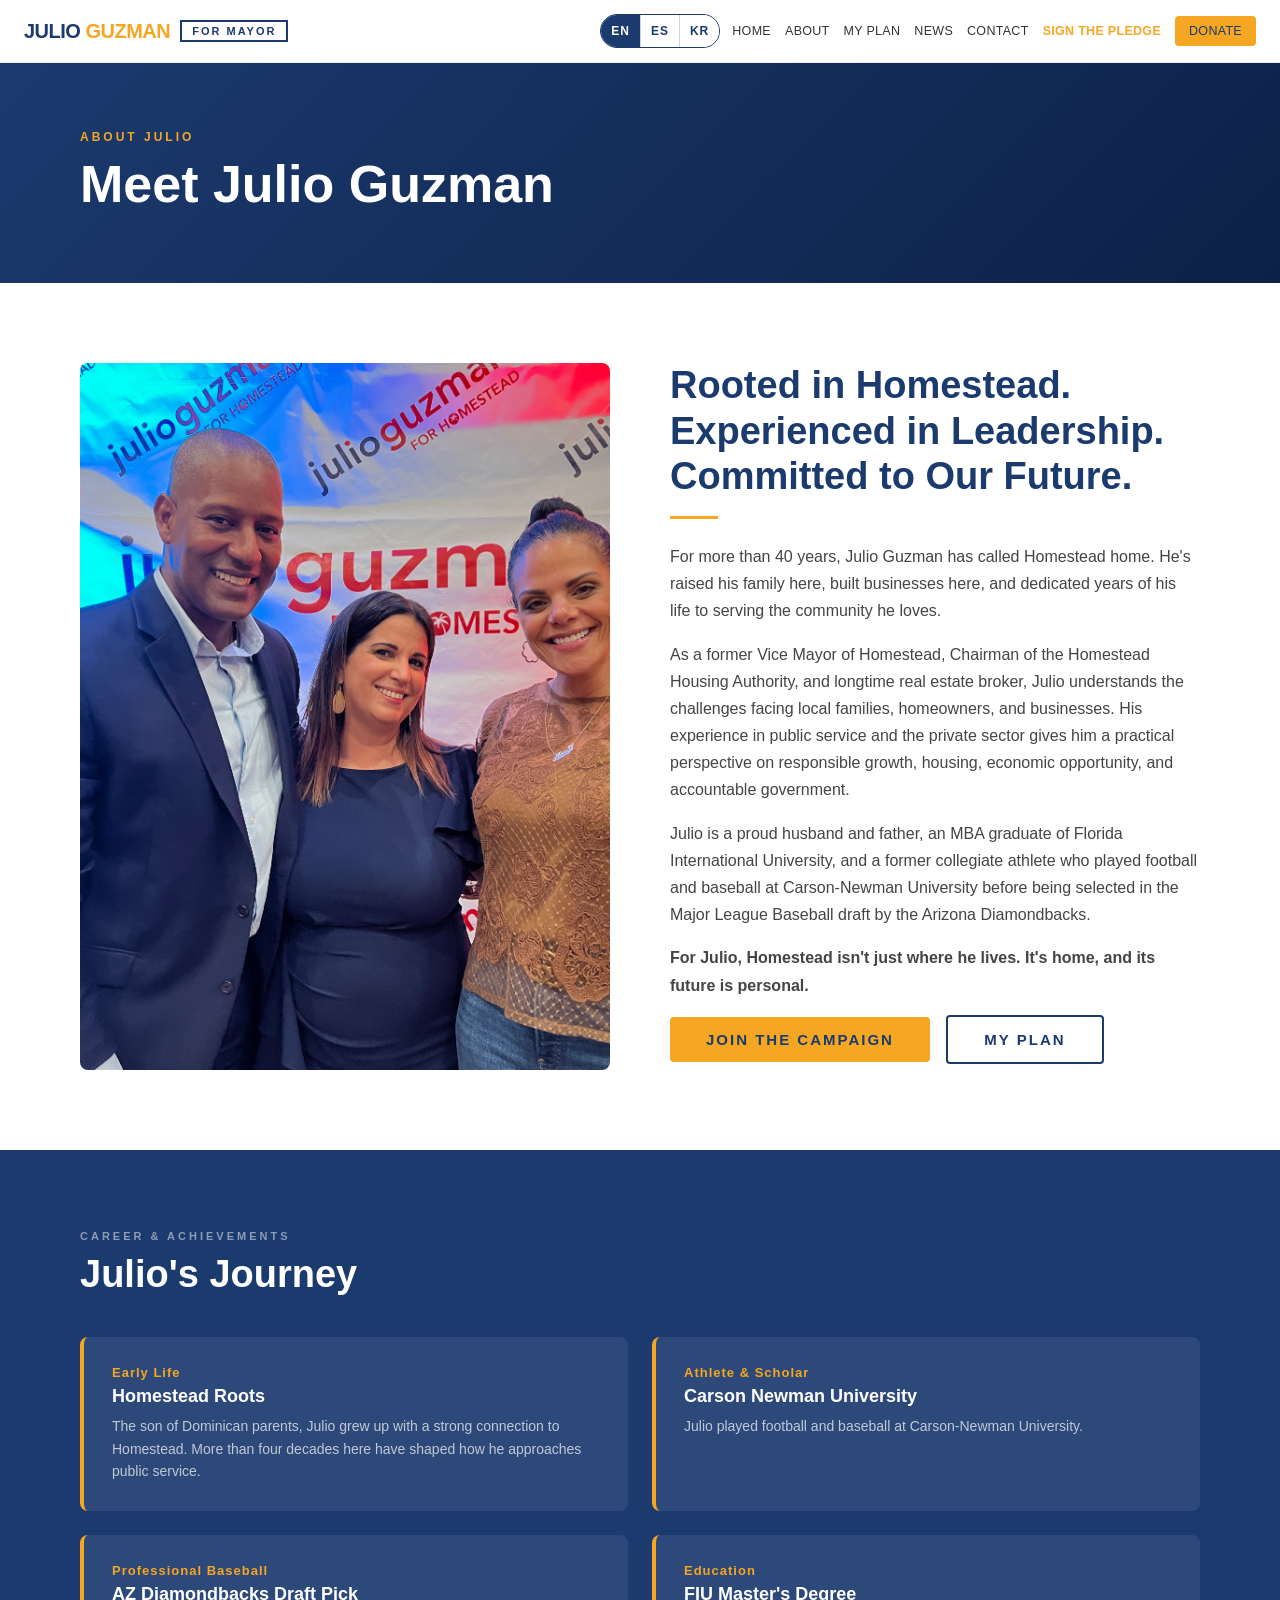
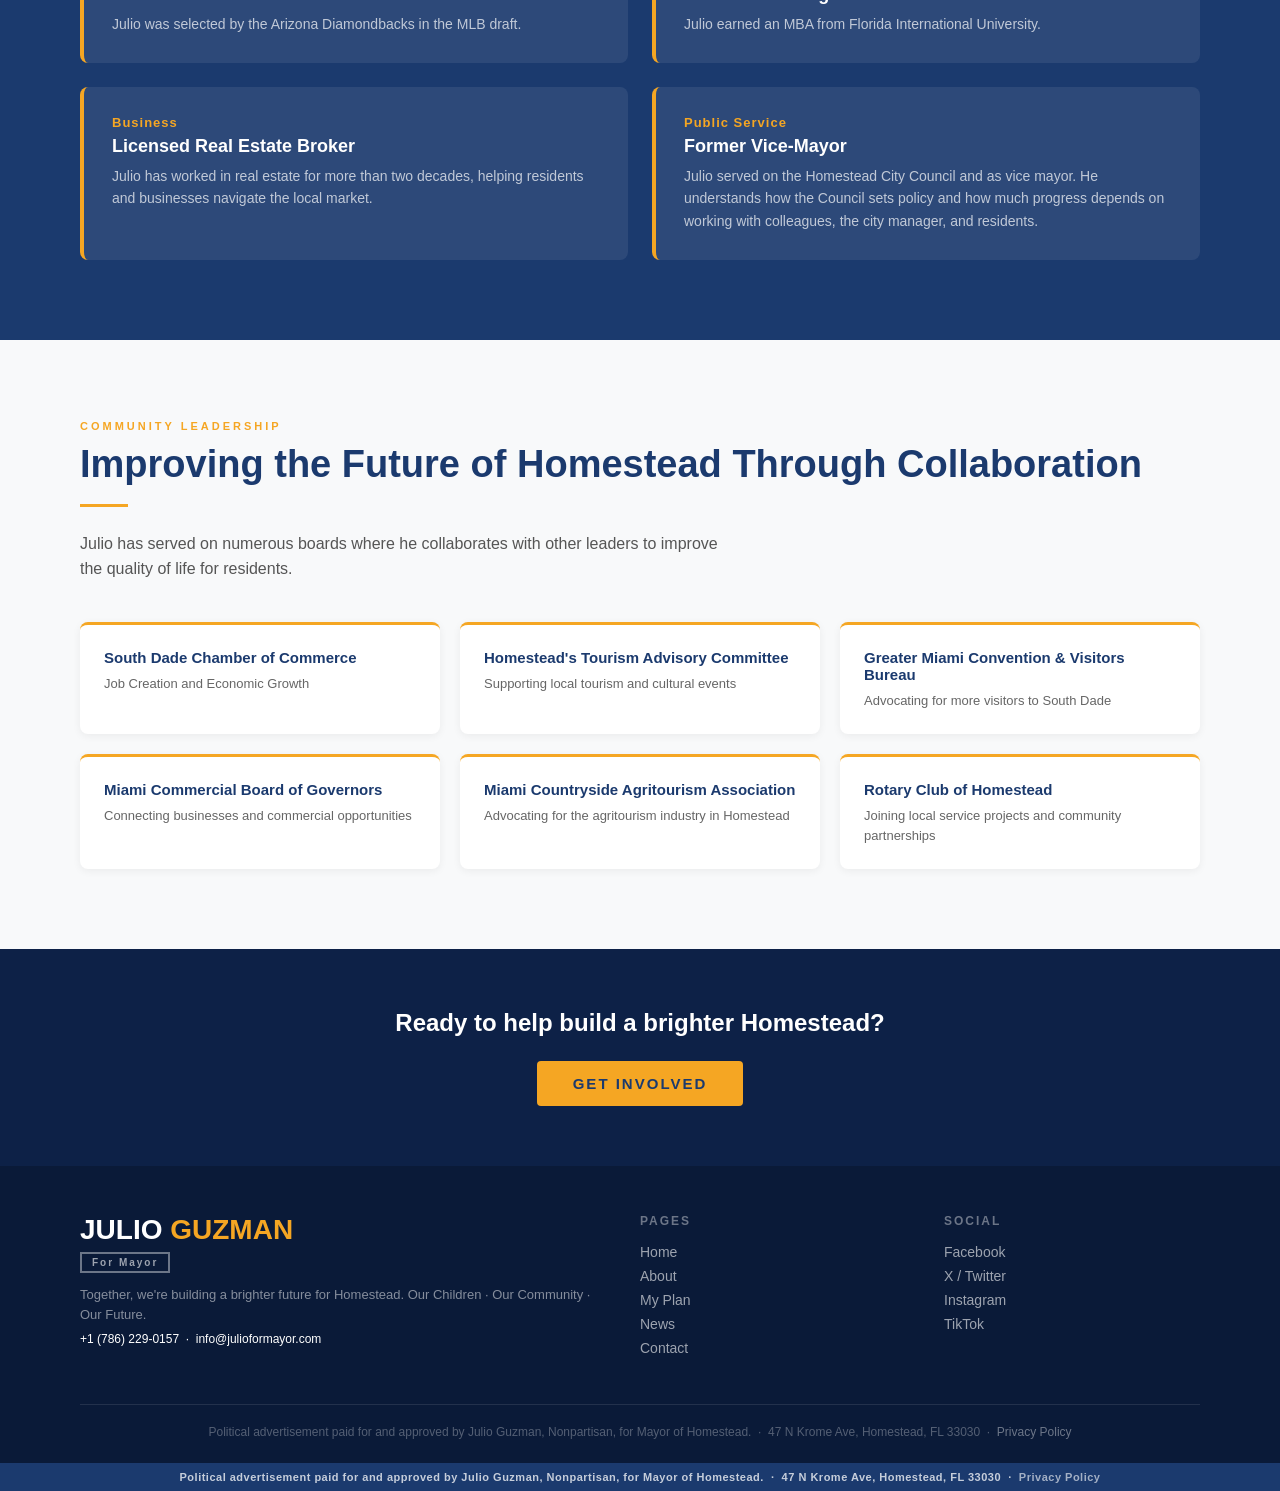
<file: about.html>
<!DOCTYPE html>
<html lang="en">
<head>
  <meta charset="UTF-8" />
  <meta name="viewport" content="width=device-width, initial-scale=1.0" />
  
  <meta name="description" content="Biography and public-service background of Julio Guzman, candidate for Mayor of Homestead." />
  <link rel="canonical" href="https://julioformayor.com/about.html" />
  <meta property="og:type" content="website" />
  <meta property="og:title" content="About Julio Guzman | Homestead Mayoral Campaign" />
  <meta property="og:description" content="Biography and public-service background of Julio Guzman, candidate for Mayor of Homestead." />
  <meta property="og:url" content="https://julioformayor.com/about.html" />
  <meta property="og:image" content="https://julioformayor.com/images/campaign-event.jpg" />
  <meta name="twitter:card" content="summary_large_image" />
<title>About Julio Guzman | Homestead Mayoral Campaign</title>
  <link rel="stylesheet" href="shared.css" />
  <style>
    .bio-grid { display: grid; grid-template-columns: 1fr 1fr; gap: 60px; align-items: start; }
    .bio-photo { background: #e8edf5; border-radius: 8px; width: 100%; aspect-ratio: 3/4; display: flex; align-items: center; justify-content: center; color: #aaa; font-size: 14px; }
    .bio-text p { font-size: 16px; color: #444; line-height: 1.7; margin-bottom: 16px; }
    .timeline { background: #1b3a6e; }
    .timeline .section-heading { color: #fff; }
    .timeline .section-eyebrow { color: rgba(255,255,255,0.5); }
    .tl-grid { display: grid; grid-template-columns: repeat(2, 1fr); gap: 24px; margin-top: 40px; }
    .tl-card { background: rgba(255,255,255,0.08); border-radius: 8px; padding: 28px; border-left: 4px solid #f5a623; }
    .tl-card .year { font-size: 13px; font-weight: 700; color: #f5a623; letter-spacing: 1px; margin-bottom: 6px; }
    .tl-card h3 { font-size: 18px; font-weight: 700; color: #fff; margin-bottom: 8px; }
    .tl-card p { font-size: 14px; color: rgba(255,255,255,0.7); line-height: 1.6; }
    .boards-sec { background: #f8f9fa; }
    .boards-grid { display: grid; grid-template-columns: repeat(3, 1fr); gap: 20px; margin-top: 40px; }
    .board-card { background: #fff; border-radius: 8px; padding: 24px; border-top: 3px solid #f5a623; box-shadow: 0 2px 8px rgba(0,0,0,0.06); }
    .board-card h4 { font-size: 15px; font-weight: 700; color: #1b3a6e; margin-bottom: 8px; }
    .board-card p { font-size: 13px; color: #666; line-height: 1.5; }
    .cta-band { background: #0d2147; text-align: center; padding: 60px 80px; }
    .cta-band p { font-size: 24px; font-weight: 700; color: #fff; margin-bottom: 24px; }
    .nav-pledge { color: #f5a623 !important; font-weight: 700 !important; }
  </style>
  <link rel="stylesheet" href="site-enhancements.css?v=2026-11-17b" />
  <script src="i18n.js"></script>
  <link rel="icon" href="favicon.svg" type="image/svg+xml" />
</head>
<body>

<nav>
  <div class="nav-logo">
    <div class="nav-logo-text"><span class="julio">JULIO </span><span class="guzman">GUZMAN</span></div>
    <div class="nav-logo-box">For Mayor</div>
  </div>
  <div class="nav-links">
    <a href="index.html">Home</a>
    <a href="about.html">About</a>
    <a href="plan.html">My Plan</a>
    <a href="news.html">News</a>
    <a href="contact.html">Contact</a>
    <a href="pledge.html" class="nav-pledge">Sign the Pledge</a>
    <a href="donate.html" class="nav-donate">Donate</a>
  </div>
</nav>

<div class="page-hero">
  <div class="eyebrow">About Julio</div>
  <h1>Meet Julio Guzman</h1>
</div>

<section>
  <div class="bio-grid">
    <div class="bio-photo"><img src="images/campaign-event.jpg" alt="Julio Guzman with supporters at a campaign event" style="width:100%;height:100%;object-fit:cover;border-radius:8px;display:block;"></div>
    <div class="bio-text">
      <h2 class="section-heading">Rooted in Homestead. Experienced in Leadership. Committed to Our Future.</h2>
      <div class="divider"></div>
      <p>For more than 40 years, Julio Guzman has called Homestead home. He's raised his family here, built businesses here, and dedicated years of his life to serving the community he loves.</p>
      <p>As a former Vice Mayor of Homestead, Chairman of the Homestead Housing Authority, and longtime real estate broker, Julio understands the challenges facing local families, homeowners, and businesses. His experience in public service and the private sector gives him a practical perspective on responsible growth, housing, economic opportunity, and accountable government.</p>
      <p>Julio is a proud husband and father, an MBA graduate of Florida International University, and a former collegiate athlete who played football and baseball at Carson-Newman University before being selected in the Major League Baseball draft by the Arizona Diamondbacks.</p>
      <p><strong>For Julio, Homestead isn't just where he lives. It's home, and its future is personal.</strong></p>
      <a href="volunteer.html" class="btn-primary">Join the Campaign</a>
      <a href="plan.html" class="btn-outline">My Plan</a>
    </div>
  </div>
</section>

<section class="timeline">
  <div class="section-eyebrow">Career & Achievements</div>
  <h2 class="section-heading">Julio's Journey</h2>
  <div class="tl-grid">
    <div class="tl-card">
      <div class="year">Early Life</div>
      <h3>Homestead Roots</h3>
      <p>The son of Dominican parents, Julio grew up with a strong connection to Homestead. More than four decades here have shaped how he approaches public service.</p>
    </div>
    <div class="tl-card">
      <div class="year">Athlete & Scholar</div>
      <h3>Carson Newman University</h3>
      <p>Julio played football and baseball at Carson-Newman University.</p>
    </div>
    <div class="tl-card">
      <div class="year">Professional Baseball</div>
      <h3>AZ Diamondbacks Draft Pick</h3>
      <p>Julio was selected by the Arizona Diamondbacks in the MLB draft.</p>
    </div>
    <div class="tl-card">
      <div class="year">Education</div>
      <h3>FIU Master's Degree</h3>
      <p>Julio earned an MBA from Florida International University.</p>
    </div>
    <div class="tl-card">
      <div class="year">Business</div>
      <h3>Licensed Real Estate Broker</h3>
      <p>Julio has worked in real estate for more than two decades, helping residents and businesses navigate the local market.</p>
    </div>
    <div class="tl-card">
      <div class="year">Public Service</div>
      <h3>Former Vice-Mayor</h3>
      <p>Julio served on the Homestead City Council and as vice mayor. He understands how the Council sets policy and how much progress depends on working with colleagues, the city manager, and residents.</p>
    </div>
  </div>
</section>

<section class="boards-sec">
  <div class="section-eyebrow">Community Leadership</div>
  <h2 class="section-heading">Improving the Future of Homestead Through Collaboration</h2>
  <div class="divider"></div>
  <p style="font-size:16px;color:#555;max-width:640px;line-height:1.6">Julio has served on numerous boards where he collaborates with other leaders to improve the quality of life for residents.</p>
  <div class="boards-grid">
    <div class="board-card"><h4>South Dade Chamber of Commerce</h4><p>Job Creation and Economic Growth</p></div>
    <div class="board-card"><h4>Homestead's Tourism Advisory Committee</h4><p>Supporting local tourism and cultural events</p></div>
    <div class="board-card"><h4>Greater Miami Convention & Visitors Bureau</h4><p>Advocating for more visitors to South Dade</p></div>
    <div class="board-card"><h4>Miami Commercial Board of Governors</h4><p>Connecting businesses and commercial opportunities</p></div>
    <div class="board-card"><h4>Miami Countryside Agritourism Association</h4><p>Advocating for the agritourism industry in Homestead</p></div>
    <div class="board-card"><h4>Rotary Club of Homestead</h4><p>Joining local service projects and community partnerships</p></div>
  </div>
</section>

<div class="cta-band">
  <p>Ready to help build a brighter Homestead?</p>
  <a href="volunteer.html" class="btn-primary">Get Involved</a>
</div>

<footer>
  <div class="footer-top">
    <div class="footer-brand">
      <div><span class="name-line name-julio">JULIO </span><span class="name-line name-guzman">GUZMAN</span></div>
      <div class="for-mayor-box">For Mayor</div>
      <p>Together, we're building a brighter future for Homestead. Our Children · Our Community · Our Future.</p>
      <p class="footer-phone" style="margin-top:6px;font-size:12px"><a href="tel:+17862290157">+1 (786) 229-0157</a> &nbsp;·&nbsp; <a href="mailto:info@julioformayor.com">info@julioformayor.com</a></p>
    </div>
    <div class="footer-col"><h4>Pages</h4><a href="index.html">Home</a><a href="about.html">About</a><a href="plan.html">My Plan</a><a href="news.html">News</a><a href="contact.html">Contact</a></div>
        <div class="footer-col"><h4>Social</h4><a href="https://www.facebook.com/CouncilmanGuzman/" target="_blank">Facebook</a><a href="https://x.com/julioguzman44" target="_blank">X / Twitter</a><a href="https://www.instagram.com/julioguzman_homestead/" target="_blank">Instagram</a><a href="https://www.tiktok.com/@julioguzmanhomestead" target="_blank">TikTok</a></div>
  </div>
    <div class="footer-bottom">
    Political advertisement paid for and approved by Julio Guzman, Nonpartisan, for Mayor of Homestead. &nbsp;·&nbsp; 47 N Krome Ave, Homestead, FL 33030 &nbsp;·&nbsp; <a href="privacy.html" style="color:rgba(255,255,255,0.4);text-decoration:none;">Privacy Policy</a>
  </div>
</footer>


<!-- PAID-FOR NOTICE -->
<style>
  .paid-notice { background: #1b3a6e; color: rgba(255,255,255,0.75); text-align: center; padding: 8px 20px; font-size: 11px; font-weight: 600; letter-spacing: 0.5px; }
  .paid-notice a { color: rgba(255,255,255,0.6); text-decoration: none; }
  .paid-notice a:hover { color: #f5a623; }
</style>
<div class="paid-notice">
  Political advertisement paid for and approved by Julio Guzman, Nonpartisan, for Mayor of Homestead. &nbsp;·&nbsp; 47 N Krome Ave, Homestead, FL 33030 &nbsp;·&nbsp; <a href="privacy.html">Privacy Policy</a>
</div>
  <script src="site.js" defer></script>
</body>
</html>
</file>
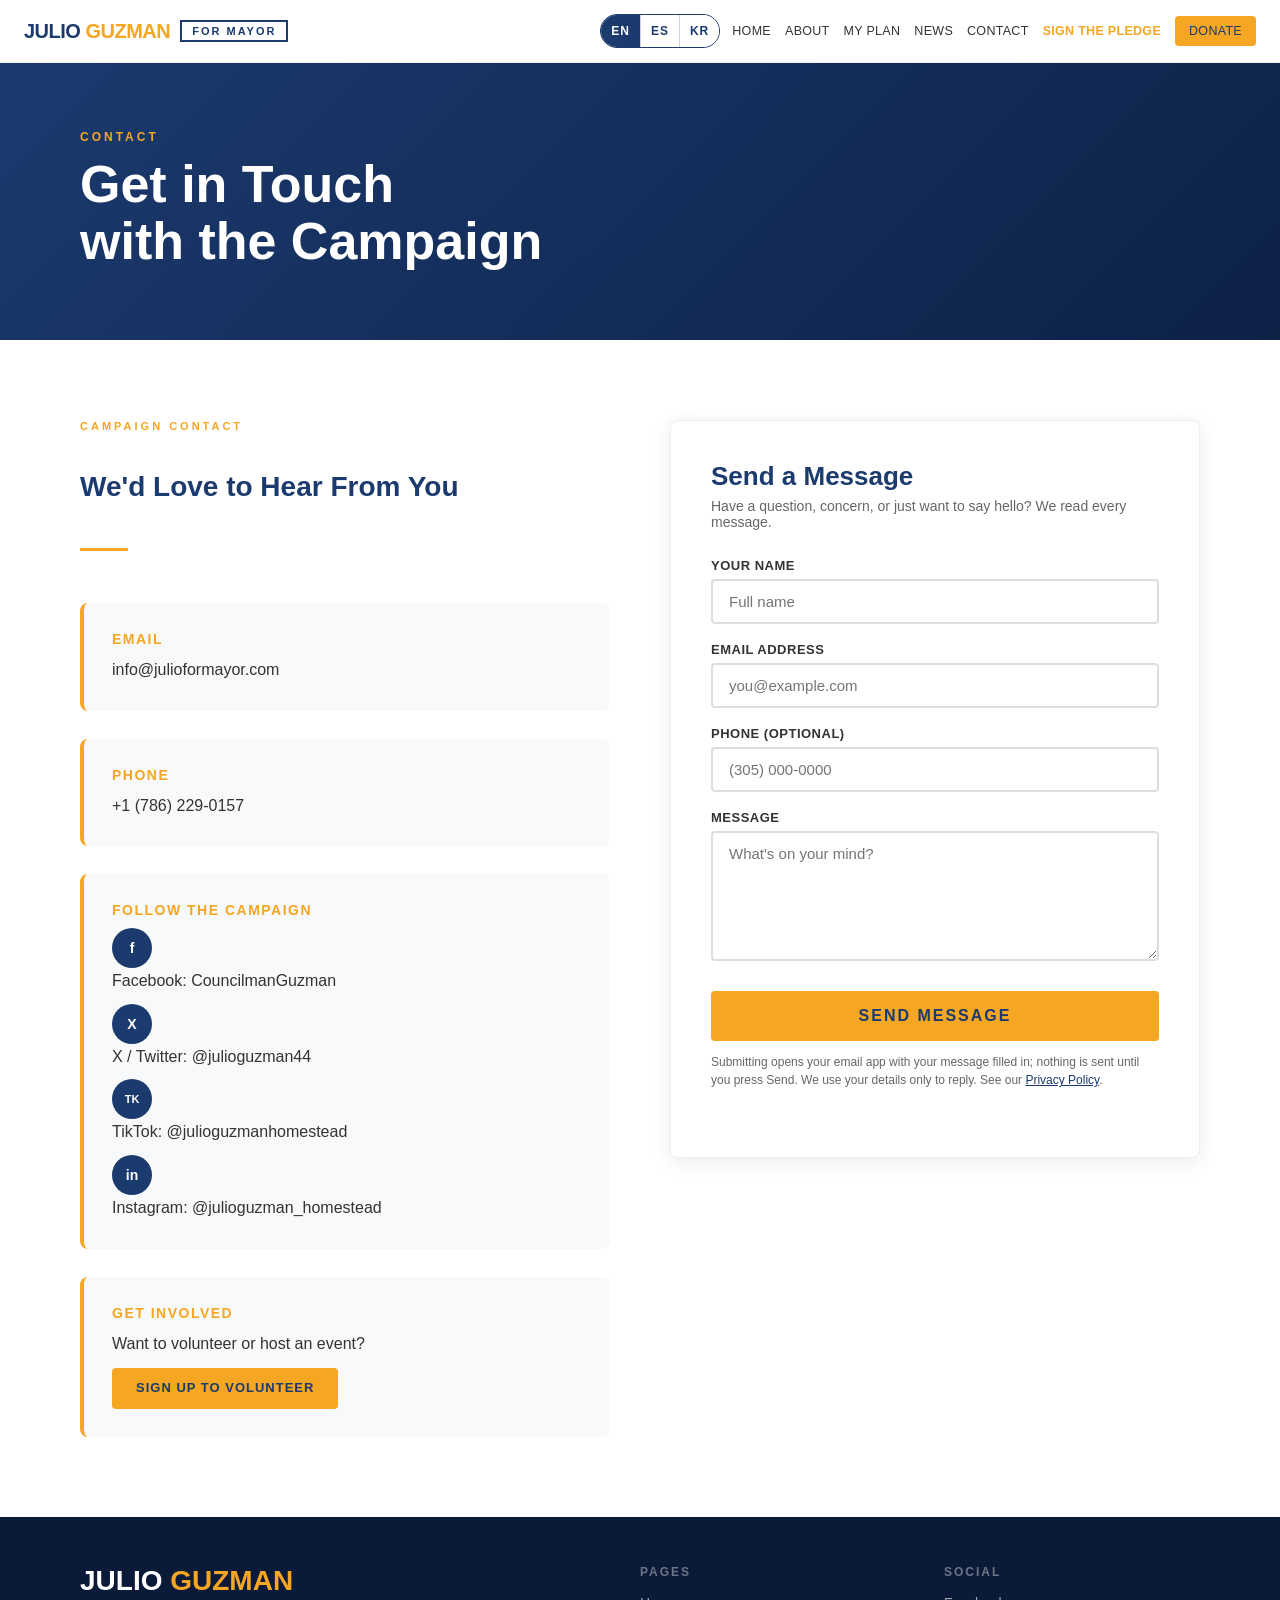
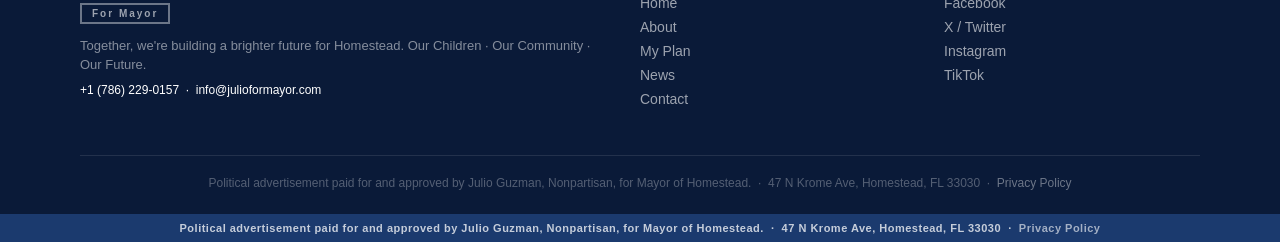
<file: contact.html>
<!DOCTYPE html>
<html lang="en">
<head>
  <meta charset="UTF-8" />
  <meta name="viewport" content="width=device-width, initial-scale=1.0" />
  
  <meta name="description" content="Contact information for the Julio Guzman for Mayor of Homestead campaign." />
  <link rel="canonical" href="https://julioformayor.com/contact.html" />
  <meta property="og:type" content="website" />
  <meta property="og:title" content="Contact | Julio Guzman for Mayor of Homestead" />
  <meta property="og:description" content="Contact information for the Julio Guzman for Mayor of Homestead campaign." />
  <meta property="og:url" content="https://julioformayor.com/contact.html" />
  <meta property="og:image" content="https://julioformayor.com/images/julio-couple.jpg" />
  <meta name="twitter:card" content="summary_large_image" />
<title>Contact | Julio Guzman for Mayor of Homestead</title>
  <link rel="stylesheet" href="shared.css" />
  <style>
    .contact-grid { display: grid; grid-template-columns: 1fr 1fr; gap: 60px; align-items: start; }
    .contact-info { display: flex; flex-direction: column; gap: 28px; }
    .info-card { background: #f8f9fa; border-radius: 8px; padding: 28px; border-left: 4px solid #f5a623; }
    .info-card h3 { font-size: 14px; font-weight: 700; text-transform: uppercase; letter-spacing: 1.5px; color: #f5a623; margin-bottom: 10px; }
    .info-card p, .info-card a { font-size: 16px; color: #333; text-decoration: none; display: block; line-height: 1.6; }
    .info-card a:hover { color: #1b3a6e; }
    .social-links { display: flex; flex-direction: column; gap: 10px; }
    .social-link { display: flex; align-items: center; gap: 12px; font-size: 15px; color: #333; text-decoration: none; font-weight: 500; }
    .social-link:hover { color: #f5a623; }
    .social-icon { width: 40px; height: 40px; background: #1b3a6e; border-radius: 50%; display: flex; align-items: center; justify-content: center; color: #fff; font-size: 14px; font-weight: 700; flex-shrink: 0; }
    .form-card { background: #fff; border-radius: 8px; padding: 40px; box-shadow: 0 4px 20px rgba(0,0,0,0.08); border: 1px solid #eee; }
    .form-card h3 { font-size: 26px; font-weight: 800; color: #1b3a6e; margin-bottom: 6px; }
    .form-card p { font-size: 14px; color: #666; margin-bottom: 28px; }
    .form-group { margin-bottom: 18px; }
    .form-group label { display: block; font-size: 13px; font-weight: 700; color: #333; margin-bottom: 6px; text-transform: uppercase; letter-spacing: 0.5px; }
    .form-group input, .form-group textarea { width: 100%; padding: 12px 16px; border: 2px solid #ddd; border-radius: 4px; font-size: 15px; font-family: inherit; outline: none; transition: border-color 0.2s; }
    .form-group input:focus, .form-group textarea:focus { border-color: #1b3a6e; }
    .form-group textarea { height: 130px; resize: vertical; }
    .submit-btn { width: 100%; background: #f5a623; color: #1b3a6e; border: none; padding: 16px; font-size: 16px; font-weight: 700; text-transform: uppercase; letter-spacing: 2px; border-radius: 4px; cursor: pointer; margin-top: 8px; }
    .submit-btn:hover { background: #d48a0f; }
    .success-msg { display: none; background: #e8f5e9; border: 2px solid #4caf50; border-radius: 4px; padding: 16px; font-size: 15px; color: #2e7d32; font-weight: 600; text-align: center; margin-top: 16px; }
    .nav-pledge { color: #f5a623 !important; font-weight: 700 !important; }
  </style>
  <link rel="stylesheet" href="site-enhancements.css?v=2026-11-17b" />
  <script src="i18n.js"></script>
  <link rel="icon" href="favicon.svg" type="image/svg+xml" />
</head>
<body>

<nav>
  <div class="nav-logo">
    <div class="nav-logo-text"><span class="julio">JULIO </span><span class="guzman">GUZMAN</span></div>
    <div class="nav-logo-box">For Mayor</div>
  </div>
  <div class="nav-links">
    <a href="index.html">Home</a>
    <a href="about.html">About</a>
    <a href="plan.html">My Plan</a>
    <a href="news.html">News</a>
    <a href="contact.html">Contact</a>
    <a href="pledge.html" class="nav-pledge">Sign the Pledge</a>
    <a href="donate.html" class="nav-donate">Donate</a>
  </div>
</nav>

<div class="page-hero">
  <div class="eyebrow">Contact</div>
  <h1>Get in Touch<br>with the Campaign</h1>
</div>

<section style="background:#fff;">
  <div class="contact-grid">
    <div class="contact-info">
      <div class="section-eyebrow">Campaign Contact</div>
      <h2 class="section-heading" style="font-size:28px">We'd Love to Hear From You</h2>
      <div class="divider"></div>

      <div class="info-card">
        <h3>Email</h3>
        <a href="mailto:info@julioformayor.com">info@julioformayor.com</a>
      </div>

      <div class="info-card">
        <h3>Phone</h3>
        <a href="tel:+17862290157">+1 (786) 229-0157</a>
      </div>

      <div class="info-card">
        <h3>Follow the Campaign</h3>
        <div class="social-links">
          <a href="https://www.facebook.com/CouncilmanGuzman/" target="_blank" rel="noopener" class="social-link">
            <div class="social-icon">f</div>
            Facebook: CouncilmanGuzman
          </a>
          <a href="https://x.com/julioguzman44" target="_blank" rel="noopener" class="social-link">
            <div class="social-icon">X</div>
            X / Twitter: @julioguzman44
          </a>
          <a href="https://www.tiktok.com/@julioguzmanhomestead" target="_blank" rel="noopener" class="social-link">
            <div class="social-icon" style="font-size:11px;font-weight:900">TK</div>
            TikTok: @julioguzmanhomestead
          </a>
          <a href="https://www.instagram.com/julioguzman_homestead/" target="_blank" rel="noopener" class="social-link">
            <div class="social-icon">in</div>
            Instagram: @julioguzman_homestead
          </a>
        </div>
      </div>

      <div class="info-card">
        <h3>Get Involved</h3>
        <p>Want to volunteer or host an event?</p>
        <a href="volunteer.html" style="margin-top:12px;display:inline-block;background:#f5a623;color:#1b3a6e;padding:10px 24px;font-size:13px;font-weight:700;text-transform:uppercase;letter-spacing:1px;border-radius:4px;text-decoration:none;">Sign Up to Volunteer</a>
      </div>
    </div>

    <div class="form-card">
      <h3>Send a Message</h3>
      <p>Have a question, concern, or just want to say hello? We read every message.</p>
      <form id="contact-form" >
        <div class="form-group">
          <label>Your Name</label>
          <input type="text" name="name" required placeholder="Full name" />
        </div>
        <div class="form-group">
          <label>Email Address</label>
          <input type="email" name="email" required placeholder="you@example.com" />
        </div>
        <div class="form-group">
          <label>Phone (optional)</label>
          <input type="tel" name="phone" placeholder="(305) 000-0000" />
        </div>
        <div class="form-group">
          <label>Message</label>
          <textarea name="message" required placeholder="What's on your mind?"></textarea>
        </div>
        <button type="submit" class="submit-btn">Send Message</button>
        <p style="font-size:12px;color:#666;line-height:1.5;margin-top:12px">Submitting opens your email app with your message filled in; nothing is sent until you press Send. We use your details only to reply. See our <a href="privacy.html" style="color:#1b3a6e">Privacy Policy</a>.</p>
        <div class="success-msg" id="contact-success">Thank you for reaching out! We will get back to you shortly.</div>
      </form>
    </div>
  </div>
</section>

<footer>
  <div class="footer-top">
    <div class="footer-brand">
      <div><span class="name-line name-julio">JULIO </span><span class="name-line name-guzman">GUZMAN</span></div>
      <div class="for-mayor-box">For Mayor</div>
      <p>Together, we're building a brighter future for Homestead. Our Children · Our Community · Our Future.</p>
      <p class="footer-phone" style="margin-top:6px;font-size:12px"><a href="tel:+17862290157">+1 (786) 229-0157</a> &nbsp;·&nbsp; <a href="mailto:info@julioformayor.com">info@julioformayor.com</a></p>
    </div>
    <div class="footer-col"><h4>Pages</h4><a href="index.html">Home</a><a href="about.html">About</a><a href="plan.html">My Plan</a><a href="news.html">News</a><a href="contact.html">Contact</a></div>
        <div class="footer-col"><h4>Social</h4><a href="https://www.facebook.com/CouncilmanGuzman/" target="_blank">Facebook</a><a href="https://x.com/julioguzman44" target="_blank">X / Twitter</a><a href="https://www.instagram.com/julioguzman_homestead/" target="_blank">Instagram</a><a href="https://www.tiktok.com/@julioguzmanhomestead" target="_blank">TikTok</a></div>
  </div>
    <div class="footer-bottom">
    Political advertisement paid for and approved by Julio Guzman, Nonpartisan, for Mayor of Homestead. &nbsp;·&nbsp; 47 N Krome Ave, Homestead, FL 33030 &nbsp;·&nbsp; <a href="privacy.html" style="color:rgba(255,255,255,0.4);text-decoration:none;">Privacy Policy</a>
  </div>
</footer>

<script>
function handleContact(e) {
  e.preventDefault();
  document.getElementById('contact-form').style.opacity = '0.4';
  document.getElementById('contact-success').style.display = 'block';
}
</script>

<!-- PAID-FOR NOTICE -->
<style>
  .paid-notice { background: #1b3a6e; color: rgba(255,255,255,0.75); text-align: center; padding: 8px 20px; font-size: 11px; font-weight: 600; letter-spacing: 0.5px; }
  .paid-notice a { color: rgba(255,255,255,0.6); text-decoration: none; }
  .paid-notice a:hover { color: #f5a623; }
</style>
<div class="paid-notice">
  Political advertisement paid for and approved by Julio Guzman, Nonpartisan, for Mayor of Homestead. &nbsp;·&nbsp; 47 N Krome Ave, Homestead, FL 33030 &nbsp;·&nbsp; <a href="privacy.html">Privacy Policy</a>
</div>
  <script src="site.js" defer></script>
</body>
</html>
</file>
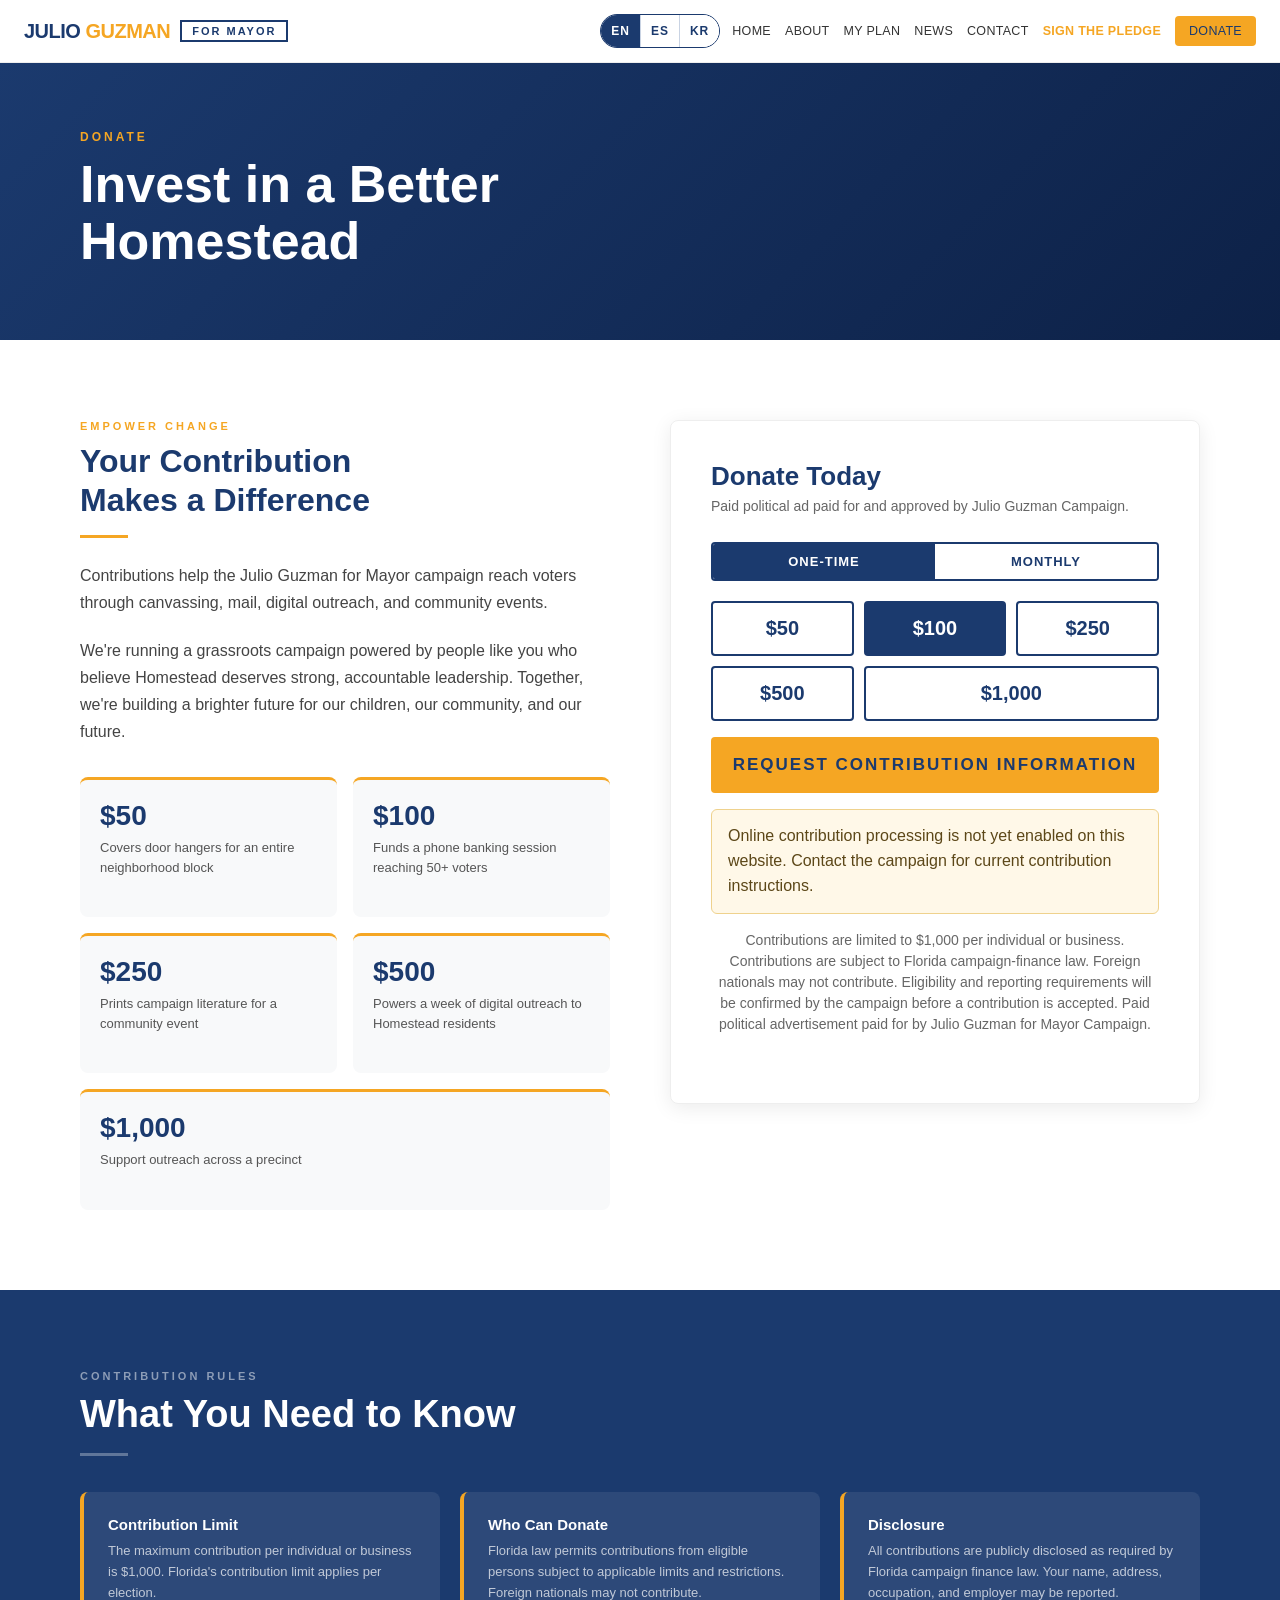
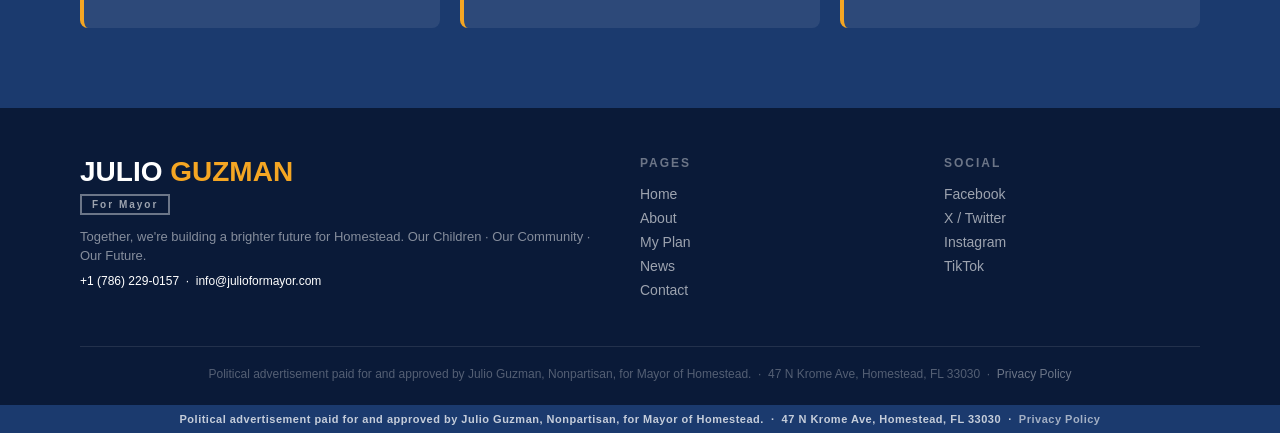
<file: donate.html>
<!DOCTYPE html>
<html lang="en">
<head>
  <meta charset="UTF-8" />
  <meta name="viewport" content="width=device-width, initial-scale=1.0" />
  
  <meta name="description" content="Campaign contribution information for Julio Guzman for Mayor of Homestead." />
  <link rel="canonical" href="https://julioformayor.com/donate.html" />
  <meta property="og:type" content="website" />
  <meta property="og:title" content="Contributions | Julio Guzman for Mayor of Homestead" />
  <meta property="og:description" content="Campaign contribution information for Julio Guzman for Mayor of Homestead." />
  <meta property="og:url" content="https://julioformayor.com/donate.html" />
  <meta property="og:image" content="https://julioformayor.com/images/julio-couple.jpg" />
  <meta name="twitter:card" content="summary_large_image" />
<title>Contributions | Julio Guzman for Mayor of Homestead</title>
  <link rel="stylesheet" href="shared.css" />
  <style>
    .donate-grid { display: grid; grid-template-columns: 1fr 1fr; gap: 60px; align-items: start; }
    .donate-why h3 { font-size: 20px; font-weight: 700; color: #1b3a6e; margin-bottom: 10px; }
    .donate-why p { font-size: 16px; color: #444; line-height: 1.7; margin-bottom: 20px; }
    .impact-grid { display: grid; grid-template-columns: 1fr 1fr; gap: 16px; margin-top: 32px; }
    .impact-card { background: #f8f9fa; border-radius: 8px; padding: 20px; border-top: 3px solid #f5a623; }
    .impact-card .amount { font-size: 28px; font-weight: 900; color: #1b3a6e; }
    .impact-card p { font-size: 13px; color: #555; line-height: 1.5; margin-top: 6px; }
    .donate-widget { background: #fff; border-radius: 8px; padding: 40px; box-shadow: 0 4px 20px rgba(0,0,0,0.08); border: 1px solid #eee; position: sticky; top: 90px; }
    .donate-widget h3 { font-size: 26px; font-weight: 800; color: #1b3a6e; margin-bottom: 6px; }
    .donate-widget p { font-size: 14px; color: #666; margin-bottom: 28px; }
    .freq-toggle { display: grid; grid-template-columns: 1fr 1fr; gap: 0; border: 2px solid #1b3a6e; border-radius: 4px; overflow: hidden; margin-bottom: 20px; }
    .freq-btn { padding: 10px; text-align: center; font-size: 13px; font-weight: 700; text-transform: uppercase; letter-spacing: 1px; cursor: pointer; background: #fff; color: #1b3a6e; border: none; }
    .freq-btn.active { background: #1b3a6e; color: #fff; }
    .amounts-grid { display: grid; grid-template-columns: repeat(3, 1fr); gap: 10px; margin-bottom: 16px; }
    .amt-btn { border: 2px solid #1b3a6e; background: #fff; color: #1b3a6e; padding: 14px; font-size: 20px; font-weight: 700; text-align: center; border-radius: 4px; cursor: pointer; transition: all 0.15s; }
    .amt-btn:hover, .amt-btn.active { background: #1b3a6e; color: #fff; }
    .donate-now-btn { width: 100%; background: #f5a623; color: #1b3a6e; border: none; padding: 18px; font-size: 17px; font-weight: 700; text-transform: uppercase; letter-spacing: 2px; border-radius: 4px; cursor: pointer; margin-top: 8px; }
    .donate-now-btn:hover { background: #d48a0f; }
    .legal { font-size: 11px; color: #999; line-height: 1.5; margin-top: 16px; text-align: center; }
    .rules-sec { background: #1b3a6e; }
    .rules-sec .section-heading { color: #fff; }
    .rules-sec .section-eyebrow { color: rgba(255,255,255,0.5); }
    .rules-grid { display: grid; grid-template-columns: repeat(3, 1fr); gap: 20px; margin-top: 36px; }
    .rule-card { background: rgba(255,255,255,0.08); border-radius: 8px; padding: 24px; border-left: 4px solid #f5a623; }
    .rule-card h4 { font-size: 15px; font-weight: 700; color: #fff; margin-bottom: 8px; }
    .rule-card p { font-size: 13px; color: rgba(255,255,255,0.7); line-height: 1.6; }
    .nav-pledge { color: #f5a623 !important; font-weight: 700 !important; }
  </style>
  <link rel="stylesheet" href="site-enhancements.css?v=2026-11-17b" />
  <script src="i18n.js"></script>
  <link rel="icon" href="favicon.svg" type="image/svg+xml" />
</head>
<body>

<nav>
  <div class="nav-logo">
    <div class="nav-logo-text"><span class="julio">JULIO </span><span class="guzman">GUZMAN</span></div>
    <div class="nav-logo-box">For Mayor</div>
  </div>
  <div class="nav-links">
    <a href="index.html">Home</a>
    <a href="about.html">About</a>
    <a href="plan.html">My Plan</a>
    <a href="news.html">News</a>
    <a href="contact.html">Contact</a>
    <a href="pledge.html" class="nav-pledge">Sign the Pledge</a>
    <a href="donate.html" class="nav-donate">Donate</a>
  </div>
</nav>

<div class="page-hero">
  <div class="eyebrow">Donate</div>
  <h1>Invest in a Better<br>Homestead</h1>
</div>

<section style="background:#fff;">
  <div class="donate-grid">
    <div class="donate-why">
      <div class="section-eyebrow">Empower Change</div>
      <h2 class="section-heading" style="font-size:32px">Your Contribution<br>Makes a Difference</h2>
      <div class="divider"></div>
      <p>Contributions help the Julio Guzman for Mayor campaign reach voters through canvassing, mail, digital outreach, and community events.</p>
      <p>We're running a grassroots campaign powered by people like you who believe Homestead deserves strong, accountable leadership. Together, we're building a brighter future for our children, our community, and our future.</p>

      <div class="impact-grid">
        <div class="impact-card">
          <div class="amount">$50</div>
          <p>Covers door hangers for an entire neighborhood block</p>
        </div>
        <div class="impact-card">
          <div class="amount">$100</div>
          <p>Funds a phone banking session reaching 50+ voters</p>
        </div>
        <div class="impact-card">
          <div class="amount">$250</div>
          <p>Prints campaign literature for a community event</p>
        </div>
        <div class="impact-card">
          <div class="amount">$500</div>
          <p>Powers a week of digital outreach to Homestead residents</p>
        </div>
        <div class="impact-card" style="grid-column:1/-1;">
          <div class="amount">$1,000</div>
          <p>Support outreach across a precinct</p>
        </div>
      </div>
    </div>

    <div class="donate-widget">
      <h3>Donate Today</h3>
      <p>Paid political ad paid for and approved by Julio Guzman Campaign.</p>

      <div class="freq-toggle">
        <button class="freq-btn active" onclick="setFreq(this, 'one-time')">One-Time</button>
        <button class="freq-btn" onclick="setFreq(this, 'monthly')">Monthly</button>
      </div>

      <div class="amounts-grid">
        <div class="amt-btn" onclick="setAmt(this)">$50</div>
        <div class="amt-btn active" onclick="setAmt(this)">$100</div>
        <div class="amt-btn" onclick="setAmt(this)">$250</div>
        <div class="amt-btn" onclick="setAmt(this)">$500</div>
        <div class="amt-btn" onclick="setAmt(this)" style="grid-column:span 2;">$1,000</div>
      </div>

      <a class="donate-now-btn" href="mailto:info@julioformayor.com?subject=Campaign%20Contribution%20Information" style="display:block;text-align:center;text-decoration:none;">
        Request Contribution Information
      </a>
      <div class="notice-box">Online contribution processing is not yet enabled on this website. Contact the campaign for current contribution instructions.</div>

      <p class="legal">Contributions are limited to $1,000 per individual or business. Contributions are subject to Florida campaign-finance law. Foreign nationals may not contribute. Eligibility and reporting requirements will be confirmed by the campaign before a contribution is accepted. Paid political advertisement paid for by Julio Guzman for Mayor Campaign.</p>
    </div>
  </div>
</section>

<section class="rules-sec">
  <div class="section-eyebrow">Contribution Rules</div>
  <h2 class="section-heading">What You Need to Know</h2>
  <div class="divider" style="background:rgba(255,255,255,0.3)"></div>
  <div class="rules-grid">
    <div class="rule-card">
      <h4>Contribution Limit</h4>
      <p>The maximum contribution per individual or business is $1,000. Florida's contribution limit applies per election.</p>
    </div>
    <div class="rule-card">
      <h4>Who Can Donate</h4>
      <p>Florida law permits contributions from eligible persons subject to applicable limits and restrictions. Foreign nationals may not contribute.</p>
    </div>
    <div class="rule-card">
      <h4>Disclosure</h4>
      <p>All contributions are publicly disclosed as required by Florida campaign finance law. Your name, address, occupation, and employer may be reported.</p>
    </div>
  </div>
</section>

<footer>
  <div class="footer-top">
    <div class="footer-brand">
      <div><span class="name-line name-julio">JULIO </span><span class="name-line name-guzman">GUZMAN</span></div>
      <div class="for-mayor-box">For Mayor</div>
      <p>Together, we're building a brighter future for Homestead. Our Children · Our Community · Our Future.</p>
      <p class="footer-phone" style="margin-top:6px;font-size:12px"><a href="tel:+17862290157">+1 (786) 229-0157</a> &nbsp;·&nbsp; <a href="mailto:info@julioformayor.com">info@julioformayor.com</a></p>
    </div>
    <div class="footer-col"><h4>Pages</h4><a href="index.html">Home</a><a href="about.html">About</a><a href="plan.html">My Plan</a><a href="news.html">News</a><a href="contact.html">Contact</a></div>
        <div class="footer-col"><h4>Social</h4><a href="https://www.facebook.com/CouncilmanGuzman/" target="_blank">Facebook</a><a href="https://x.com/julioguzman44" target="_blank">X / Twitter</a><a href="https://www.instagram.com/julioguzman_homestead/" target="_blank">Instagram</a><a href="https://www.tiktok.com/@julioguzmanhomestead" target="_blank">TikTok</a></div>
  </div>
    <div class="footer-bottom">
    Political advertisement paid for and approved by Julio Guzman, Nonpartisan, for Mayor of Homestead. &nbsp;·&nbsp; 47 N Krome Ave, Homestead, FL 33030 &nbsp;·&nbsp; <a href="privacy.html" style="color:rgba(255,255,255,0.4);text-decoration:none;">Privacy Policy</a>
  </div>
</footer>

<script>
  function setAmt(el) {
    document.querySelectorAll('.amt-btn').forEach(b => b.classList.remove('active'));
    el.classList.add('active');
  }
  function setFreq(el, freq) {
    document.querySelectorAll('.freq-btn').forEach(b => b.classList.remove('active'));
    el.classList.add('active');
  }
</script>

<!-- PAID-FOR NOTICE -->
<style>
  .paid-notice { background: #1b3a6e; color: rgba(255,255,255,0.75); text-align: center; padding: 8px 20px; font-size: 11px; font-weight: 600; letter-spacing: 0.5px; }
  .paid-notice a { color: rgba(255,255,255,0.6); text-decoration: none; }
  .paid-notice a:hover { color: #f5a623; }
</style>
<div class="paid-notice">
  Political advertisement paid for and approved by Julio Guzman, Nonpartisan, for Mayor of Homestead. &nbsp;·&nbsp; 47 N Krome Ave, Homestead, FL 33030 &nbsp;·&nbsp; <a href="privacy.html">Privacy Policy</a>
</div>
  <script src="site.js" defer></script>
</body>
</html>
</file>
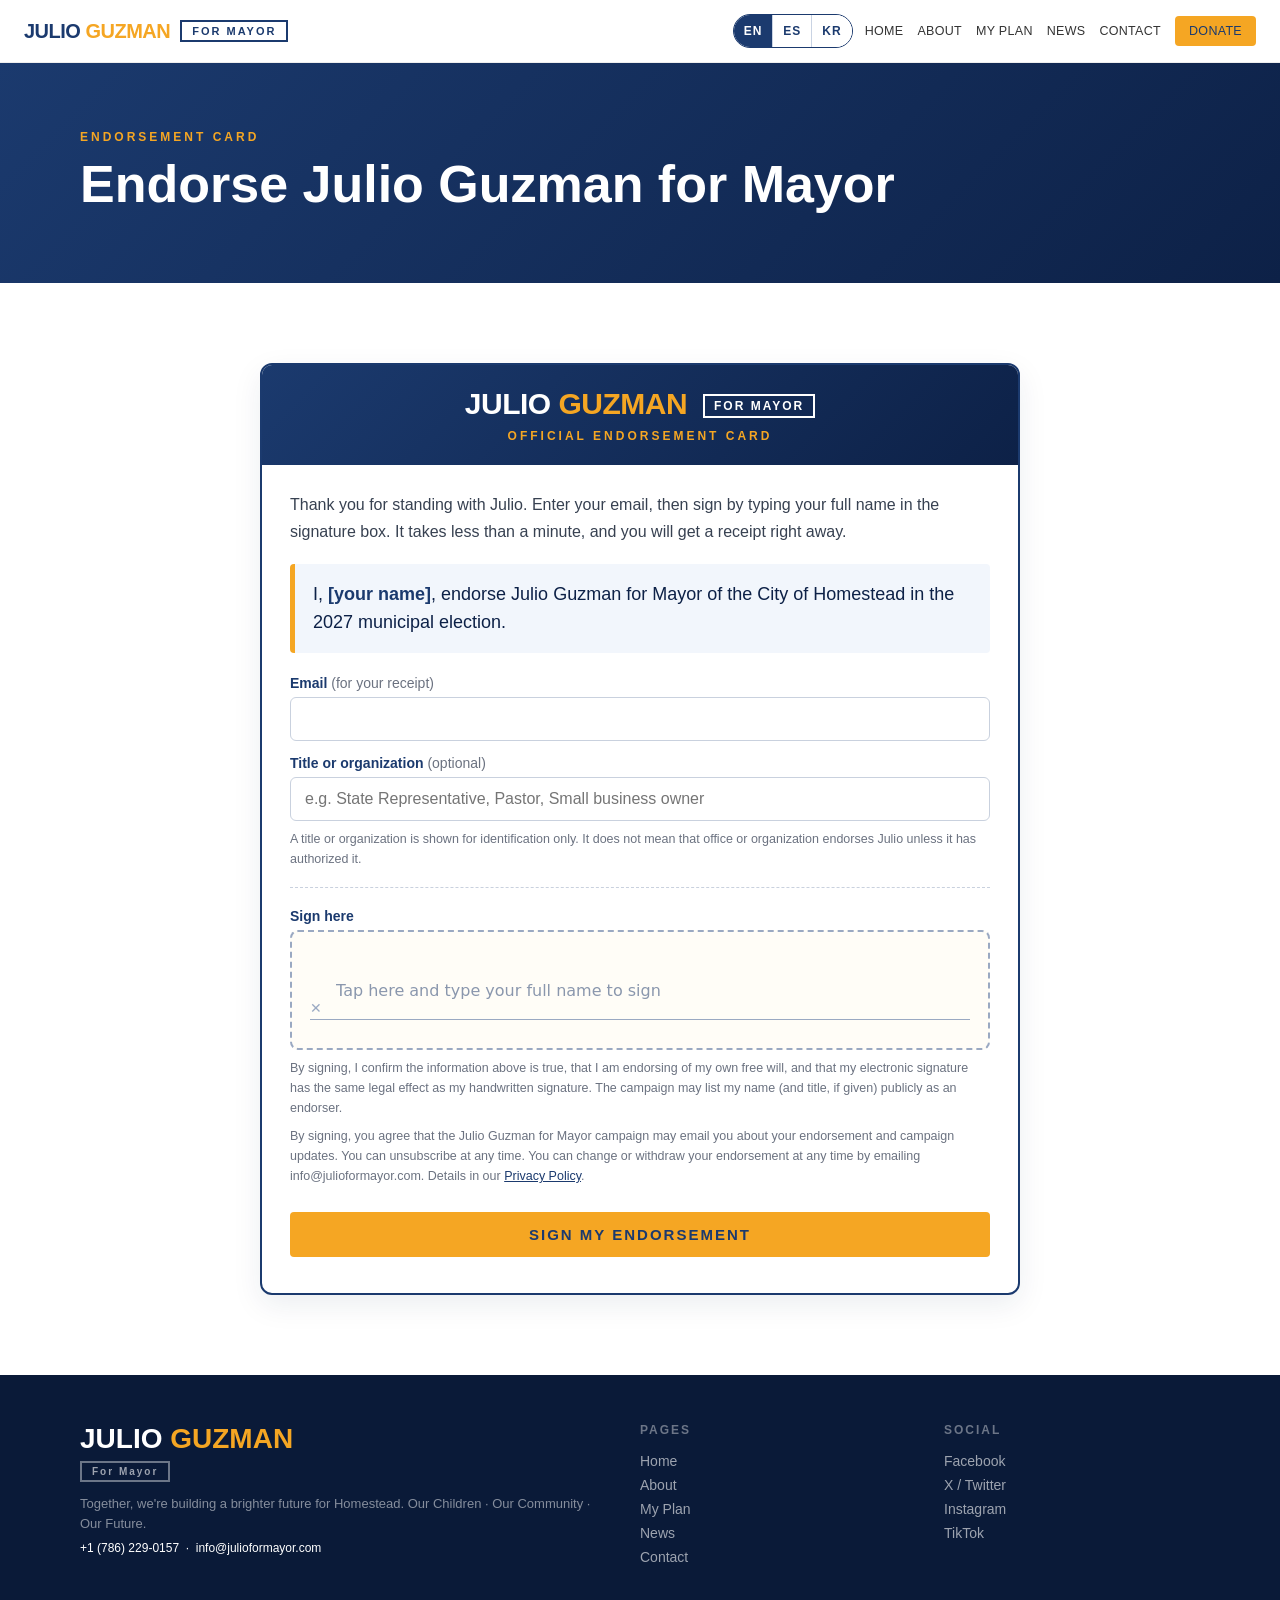
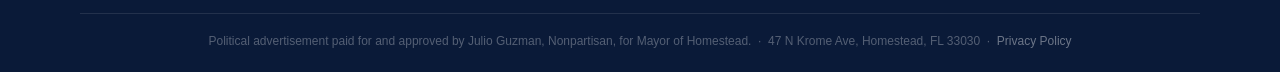
<file: endorse.html>
<!DOCTYPE html>
<html lang="en">
<head>
  <meta charset="UTF-8" />
  <meta name="viewport" content="width=device-width, initial-scale=1.0" />
  
  <meta name="description" content="Add your name: sign the official endorsement card for Julio Guzman for Mayor of Homestead." />
  <link rel="canonical" href="https://julioformayor.com/endorse.html" />
  <meta property="og:type" content="website" />
  <meta property="og:title" content="Endorse Julio Guzman for Mayor of Homestead" />
  <meta property="og:description" content="Add your name: sign the official endorsement card for Julio Guzman for Mayor of Homestead." />
  <meta property="og:url" content="https://julioformayor.com/endorse.html" />
  <meta property="og:image" content="https://julioformayor.com/images/endorse-share.jpg" />
  <meta property="og:image:width" content="1200" />
  <meta property="og:image:height" content="630" />
  <meta property="og:image:alt" content="Endorse Julio Guzman for Mayor" />
  <meta name="twitter:image" content="https://julioformayor.com/images/endorse-share.jpg" />
  <meta name="twitter:card" content="summary_large_image" />
<title>Endorse Julio Guzman for Mayor | Official Endorsement Card</title>
  <link rel="preconnect" href="https://fonts.googleapis.com" />
  <link rel="preconnect" href="https://fonts.gstatic.com" crossorigin />
  <link rel="stylesheet" href="https://fonts.googleapis.com/css2?family=Dancing+Script:wght@600&display=swap" />
  <link rel="stylesheet" href="shared.css" />
  <style>
    .en-wrap{max-width:760px;margin:0 auto}
    .en-card{border:2px solid #1b3a6e;border-radius:12px;overflow:hidden;background:#fff;box-shadow:0 10px 30px rgba(13,33,71,.08)}
    .en-band{background:linear-gradient(135deg,#1b3a6e,#0d2147);padding:22px 24px;text-align:center}
    .en-logo{font-size:30px;font-weight:900;letter-spacing:-.5px}
    .en-logo .j{color:#fff}.en-logo .g{color:#f5a623}
    .en-logo .b{display:inline-block;vertical-align:middle;margin-left:8px;border:2px solid #fff;color:#fff;font-size:12px;letter-spacing:2px;padding:3px 9px;font-weight:800}
    .en-band-sub{margin-top:8px;color:#f5a623;font-size:12px;font-weight:800;letter-spacing:3px;text-transform:uppercase}
    .en-body{padding:26px 28px}
    .en-lede{font-size:16px;color:#374151;line-height:1.7;margin-bottom:18px}
    .en-statement{background:#f2f6fc;border-left:5px solid #f5a623;padding:16px 18px;font-size:18px;line-height:1.6;color:#0d2147;margin-bottom:22px;border-radius:4px}
    .en-statement strong{color:#1b3a6e}
    .en-grid{display:grid;grid-template-columns:1fr 1fr;gap:4px 18px}
    .en-span2{grid-column:1 / -1}
    .en-field label,.en-sign-head label,.en-choices legend{display:block;font-size:14px;font-weight:700;color:#1b3a6e;margin:14px 0 6px}
    .en-field input,.en-field textarea{width:100%;padding:12px 14px;font-size:16px;border:1px solid #c9d1de;border-radius:6px;box-sizing:border-box;font-family:inherit;background:#fff}
    .en-opt{font-weight:400;color:#6b7280}
    .en-fine{font-size:12.5px;color:#6b7280;line-height:1.6;margin:8px 0}
    .en-fine a{color:#1b3a6e}
    .en-choices{border:none;padding:0;margin:8px 0 4px;display:grid;gap:8px}
    .en-choices label{display:flex;gap:10px;align-items:flex-start;border:1px solid #d5e0f0;border-radius:8px;padding:12px 14px;cursor:pointer;font-size:15px;color:#1f2937}
    .en-choices label:has(input:checked){border-color:#1b3a6e;background:#f2f6fc}
    .en-choices input{margin-top:3px;width:18px;height:18px;flex:0 0 auto}
    .en-choices small{display:block;color:#6b7280;font-size:13px}
    .en-check{display:flex!important;gap:8px;align-items:center;font-weight:500!important;color:#374151!important;font-size:14px!important}
    .en-check input{width:18px!important;height:18px}
    .en-sign{margin-top:18px;border-top:1px dashed #c9d1de;padding-top:6px}
    .en-sign-head{display:flex;justify-content:space-between;align-items:center}
    .en-link{background:none;border:none;color:#1b3a6e;text-decoration:underline;cursor:pointer;font-size:14px}
    .en-sigbox{position:relative;height:120px;border:2px dashed #9aa9c2;border-radius:8px;background:#fffdf7;display:flex;align-items:center;padding:0 22px 14px 44px;overflow:hidden}
    .en-sigbox::after{content:"";position:absolute;left:18px;right:18px;bottom:28px;border-bottom:1px solid #9aa9c2}
    .en-sigbox::before{content:"\2715";position:absolute;left:18px;bottom:32px;color:#9aa9c2;font-size:14px}
    .en-sigbox{cursor:text}
    .en-sigbox:focus-within{border-color:#1b3a6e;border-style:solid}
    #fullName{font-family:'Dancing Script',cursive;font-weight:600;font-size:42px;color:#0d2147;line-height:1.2;width:100%;border:none;outline:none;background:transparent;padding:0;position:relative;z-index:1}
    #fullName::placeholder{font-family:inherit;font-size:16px;font-weight:400;color:#8a97ad;font-family:system-ui,-apple-system,"Segoe UI",sans-serif}
    .en-submit{width:100%;margin-top:18px}
    .en-err{color:#b42318;font-weight:600;margin-top:10px;font-size:15px}
    .en-done{width:58px;height:58px;border-radius:50%;background:#16a34a;color:#fff;font-size:32px;display:flex;align-items:center;justify-content:center;margin:0 auto 10px}
    .en-receipt h2{text-align:center;color:#1b3a6e;font-size:26px;margin:4px 0 8px}
    .en-receipt .en-lede{text-align:center}
    .en-rtable{width:100%;border-collapse:collapse;margin:8px 0 18px;font-size:15px}
    .en-rtable td{padding:9px 6px;border-bottom:1px solid #edf0f4;vertical-align:top}
    .en-rtable td:first-child{color:#6b7280;width:42%}
    .en-rtable td:last-child{color:#111827;font-weight:600}
    .en-rsig{text-align:center;margin:6px 0 10px}
    .en-rsig img{max-width:320px;width:100%;border-bottom:1px solid #9aa9c2}
    .en-rsig div{font-size:13px;color:#6b7280;margin-top:4px}
    .en-actions{display:flex;gap:10px;flex-wrap:wrap;margin-top:16px}
    .en-btn{flex:1 1 220px;margin:0!important}
    @media(max-width:600px){.en-body{padding:20px 16px}.en-grid{grid-template-columns:1fr}.en-logo{font-size:24px}.en-statement{font-size:16px}}
    @media print{nav,footer,.page-hero,.no-print,.skip-link,.mobile-nav-toggle{display:none!important}section{padding:0!important}.en-card{box-shadow:none}}
  </style>
  <link rel="stylesheet" href="site-enhancements.css?v=2026-11-17b" />
  <script src="i18n.js"></script>
  <link rel="icon" href="favicon.svg" type="image/svg+xml" />
</head>
<body>

<nav>
  <div class="nav-logo">
    <div class="nav-logo-text"><span class="julio">JULIO </span><span class="guzman">GUZMAN</span></div>
    <div class="nav-logo-box">For Mayor</div>
  </div>
  <div class="nav-links">
    <a href="index.html">Home</a>
    <a href="about.html">About</a>
    <a href="plan.html">My Plan</a>
    <a href="news.html">News</a>
    <a href="contact.html">Contact</a>
    <a href="donate.html" class="nav-donate">Donate</a>
  </div>
</nav>

<div class="page-hero">
  <div class="eyebrow">Endorsement Card</div>
  <h1>Endorse Julio Guzman for Mayor</h1>
</div>

<section style="background:#fff;">
  <div class="en-wrap">
    <form id="endorseForm" class="en-card" novalidate>
      <div class="en-band">
        <div class="en-logo"><span class="j">JULIO</span> <span class="g">GUZMAN</span> <span class="b">FOR MAYOR</span></div>
        <div class="en-band-sub">Official Endorsement Card</div>
      </div>
      <div class="en-body">
        <p class="en-lede">Thank you for standing with Julio. Enter your email, then sign by typing your full name in the signature box. It takes less than a minute, and you will get a receipt right away.</p>

        <div class="en-statement" aria-live="polite">
          <span>I,</span> <strong id="stmtName">[your name]</strong><span>, endorse Julio Guzman for Mayor of the City of Homestead in the 2027 municipal election.</span>
        </div>

        <div class="en-field">
          <label for="email">Email <span class="en-opt">(for your receipt)</span></label>
          <input id="email" type="email" autocomplete="email" inputmode="email" required maxlength="200">
        </div>
        <div class="en-field">
          <label for="titleOrg">Title or organization <span class="en-opt">(optional)</span></label>
          <input id="titleOrg" type="text" maxlength="160" placeholder="e.g. State Representative, Pastor, Small business owner">
        </div>
        <p class="en-fine">A title or organization is shown for identification only. It does not mean that office or organization endorses Julio unless it has authorized it.</p>

        <div class="en-sign">
          <div class="en-sign-head"><label for="fullName">Sign here</label></div>
          <div class="en-sigbox" id="sigBox"><input id="fullName" type="text" autocomplete="name" required maxlength="120" placeholder="Tap here and type your full name to sign" aria-label="Type your full name to sign"></div>
          <p class="en-fine" id="esignText">By signing, I confirm the information above is true, that I am endorsing of my own free will, and that my electronic signature has the same legal effect as my handwritten signature. The campaign may list my name (and title, if given) publicly as an endorser.</p>
        </div>

        <p class="en-fine" id="consentText">By signing, you agree that the Julio Guzman for Mayor campaign may email you about your endorsement and campaign updates. You can unsubscribe at any time. You can change or withdraw your endorsement at any time by emailing info@julioformayor.com. Details in our <a href="privacy.html">Privacy Policy</a>.</p>

        <button type="submit" id="submitBtn" class="btn-primary en-submit">Sign my endorsement</button>
        <p id="err" class="en-err" role="alert"></p>
      </div>
    </form>

    <div id="receipt" class="en-card en-receipt" hidden aria-live="polite">
      <div class="en-band">
        <div class="en-logo"><span class="j">JULIO</span> <span class="g">GUZMAN</span> <span class="b">FOR MAYOR</span></div>
        <div class="en-band-sub">Endorsement Receipt</div>
      </div>
      <div class="en-body">
        <div class="en-done">&#10003;</div>
        <h2 id="rThanks"></h2>
        <p id="rIntro" class="en-lede"></p>
        <table class="en-rtable">
          <tr><td>Receipt number</td><td id="rCode"></td></tr>
          <tr><td>Signed</td><td id="rDate"></td></tr>
          <tr><td>Name</td><td id="rName"></td></tr>
          <tr id="rCityRow"><td>City</td><td id="rCity"></td></tr>
          <tr id="rTitleRow"><td>Title / organization</td><td id="rTitle"></td></tr>
          <tr><td>How your name may be used</td><td id="rListing"></td></tr>
        </table>
        <div class="en-statement" id="rStatement"></div>
        <div class="en-rsig"><img id="rSig" alt="Your signature"><div id="rSigName"></div></div>
        <p class="en-fine">To change how your name is used or to withdraw your endorsement, email info@julioformayor.com.</p>
        <div class="en-actions no-print">
          <button type="button" id="printBtn" class="btn-outline en-btn">Print or save as PDF</button>
          <button type="button" id="shareBtn" class="btn-primary en-btn">Invite a friend to endorse</button>
        </div>
      </div>
    </div>
  </div>
</section>

<footer>
  <div class="footer-top">
    <div class="footer-brand">
      <div><span class="name-line name-julio">JULIO </span><span class="name-line name-guzman">GUZMAN</span></div>
      <div class="for-mayor-box">For Mayor</div>
      <p>Together, we're building a brighter future for Homestead. Our Children · Our Community · Our Future.</p>
      <p class="footer-phone" style="margin-top:6px;font-size:12px"><a href="tel:+17862290157">+1 (786) 229-0157</a> &nbsp;·&nbsp; <a href="mailto:info@julioformayor.com">info@julioformayor.com</a></p>
    </div>
    <div class="footer-col"><h4>Pages</h4><a href="index.html">Home</a><a href="about.html">About</a><a href="plan.html">My Plan</a><a href="news.html">News</a><a href="contact.html">Contact</a></div>
    <div class="footer-col"><h4>Social</h4><a href="https://www.facebook.com/CouncilmanGuzman/" target="_blank">Facebook</a><a href="https://x.com/julioguzman44" target="_blank">X / Twitter</a><a href="https://www.instagram.com/julioguzman_homestead/" target="_blank">Instagram</a><a href="https://www.tiktok.com/@julioguzmanhomestead" target="_blank">TikTok</a></div>
  </div>
  <div class="footer-bottom">
    Political advertisement paid for and approved by Julio Guzman, Nonpartisan, for Mayor of Homestead. &nbsp;·&nbsp; 47 N Krome Ave, Homestead, FL 33030 &nbsp;·&nbsp; <a href="privacy.html" style="color:rgba(255,255,255,0.4);text-decoration:none;">Privacy Policy</a>
  </div>
</footer>

<script>
(() => {
  const SB_URL = 'https://jngtuihzliqvfmfkjapp.supabase.co';
  const SB_KEY = 'sb_publishable_-FEW-wNxEmcU7_fJGlhm8A_ffYkakgk';
  const STATEMENT_VERSION = 'endorse_v3_2026-11-17';
  const CONSENT_VERSION = 'endorse_contact_v2_2026-11-17';
  const $ = id => document.getElementById(id);
  const T = (s, v) => { let r = (window.JG_I18N && window.JG_I18N.t) ? window.JG_I18N.t(s) : s; if (v) Object.keys(v).forEach(k => { r = r.split('{' + k + '}').join(v[k]); }); return r; };
  const clean = s => String(s || '').replace(/\s+/g, ' ').trim();
  const params = new URLSearchParams(location.search);

  // Prefill from a personal link: endorse.html?name=Maria%20Lopez&ref=julio
  if (params.get('name')) $('fullName').value = params.get('name').slice(0, 120);
  const ref = (params.get('ref') || '').replace(/[^\w-]/g, '').slice(0, 40);

  function updateStatement() { $('stmtName').textContent = clean($('fullName').value) || T('[your name]'); }
  $('fullName').addEventListener('input', updateStatement); updateStatement();
  document.addEventListener('jg:langchange', () => setTimeout(() => { updateStatement(); if (lastReceipt) showReceipt(lastReceipt); }, 400));

  // ---- Typed signature: the signature box is the name field, shown in a handwriting font ----
  const SIG_FONT = "600 64px 'Dancing Script', cursive";
  function sizeSignature() { const n = $('fullName').value.length; $('fullName').style.fontSize = n > 24 ? '28px' : (n > 16 ? '34px' : '42px'); }
  $('fullName').addEventListener('input', sizeSignature); sizeSignature();
  $('sigBox').addEventListener('click', () => $('fullName').focus());
  async function signaturePng(name) {
    try { await document.fonts.load(SIG_FONT, name); } catch (e) {}
    const w = 600, h = 170, c = document.createElement('canvas'); c.width = w; c.height = h;
    const x = c.getContext('2d'); x.fillStyle = '#fff'; x.fillRect(0, 0, w, h);
    let size = 64; x.font = SIG_FONT;
    while (x.measureText(name).width > w - 60 && size > 24) { size -= 2; x.font = "600 " + size + "px 'Dancing Script', cursive"; }
    x.strokeStyle = '#9aa9c2'; x.lineWidth = 1; x.beginPath(); x.moveTo(24, h - 34); x.lineTo(w - 24, h - 34); x.stroke();
    x.fillStyle = '#0d2147'; x.textBaseline = 'alphabetic'; x.fillText(name, 30, h - 44);
    return c.toDataURL('image/png');
  }

  // ---- Submit ----
  const ERR = {
    invalid_name: 'Please enter your first and last name.',
    invalid_email: 'Please enter a valid email address so we can send your receipt.',
    invalid_listing: 'Please choose how we may use your name.',
    signature_mismatch: 'Please check your full name and try again.',
    invalid_signature: 'We could not create your signature. Please check your name and try again.',
  };
  function fail(code) { $('err').textContent = T(ERR[code] || 'Something went wrong. Please try again, or email info@julioformayor.com.'); }

  $('endorseForm').addEventListener('submit', async e => {
    e.preventDefault(); $('err').textContent = '';
    const name = clean($('fullName').value), email = clean($('email').value);
    const listing = clean($('titleOrg').value) ? 'name_title' : 'name';
    if (name.length < 3 || !name.includes(' ')) return fail('invalid_name');
    if (!/^[^\s@]+@[^\s@]+\.[^\s@]+$/.test(email)) return fail('invalid_email');

    const statement = clean(document.querySelector('#endorseForm .en-statement').textContent);
    const payload = {
      full_name: name, email, phone: '', city: null, title_org: clean($('titleOrg').value),
      public_listing: listing, quote: null, quote_ok: false,
      statement_text: statement, statement_version: STATEMENT_VERSION,
      signature_typed: name, signature_png: await signaturePng(name),
      esign_text: clean($('esignText').textContent),
      consent_text: clean($('consentText').textContent), consent_version: CONSENT_VERSION,
      language: (window.JG_I18N && window.JG_I18N.lang) || 'en', source: 'web:endorse' + (ref ? ':' + ref : ''), page: location.pathname
    };
    const btn = $('submitBtn'); btn.disabled = true; btn.textContent = T('Signing…');
    try {
      const r = await fetch(SB_URL + '/rest/v1/rpc/submit_endorsement', {
        method: 'POST', headers: { apikey: SB_KEY, 'Content-Type': 'application/json' }, body: JSON.stringify({ p: payload })
      });
      const data = await r.json().catch(() => ({}));
      if (!r.ok) { const m = String(data.message || ''); return fail(Object.keys(ERR).find(k => m.includes(k)) || 'other'); }
      lastReceipt = { ...payload, receipt_code: data.receipt_code, signed_at: data.signed_at, updated: data.status === 'updated' };
      showReceipt(lastReceipt);
    } catch (err) { fail('other'); }
    finally { btn.disabled = false; btn.textContent = T('Sign my endorsement'); }
  });

  // ---- Receipt ----
  let lastReceipt = null;
  const LISTING = { name: 'Your name may be listed publicly as an endorser.', name_title: 'Your name and title may be listed publicly (title for identification only).', private: 'Private: your endorsement will not be published.' };
  function showReceipt(x) {
    const lang = (window.JG_I18N && window.JG_I18N.lang) || 'en';
    const loc = lang === 'es' ? 'es-US' : (lang === 'ht' ? 'fr-HT' : 'en-US');
    const d = new Date(x.signed_at || Date.now());
    $('rThanks').textContent = T('Thank you, {name}!', { name: x.full_name.split(' ')[0] });
    $('rIntro').textContent = (x.updated ? T('Your endorsement was updated.') + ' ' : '') + T('Your signed endorsement was received. A copy of this receipt is being emailed to {email}.', { email: x.email });
    $('rCode').textContent = x.receipt_code;
    $('rDate').textContent = d.toLocaleString(loc, { dateStyle: 'long', timeStyle: 'short', timeZone: 'America/New_York' }) + ' ET';
    $('rName').textContent = x.full_name;
    $('rCity').textContent = x.city; $('rCityRow').hidden = !x.city;
    $('rTitle').textContent = x.title_org; $('rTitleRow').hidden = !x.title_org;
    $('rListing').textContent = T(LISTING[x.public_listing]);
    $('rStatement').textContent = x.statement_text;
    $('rSig').src = x.signature_png;
    $('rSigName').textContent = T('Signed electronically by {name}', { name: x.signature_typed });
    $('endorseForm').hidden = true; $('receipt').hidden = false;
    document.querySelector('.page-hero').scrollIntoView({ behavior: 'smooth' });
  }
  $('printBtn').addEventListener('click', () => window.print());
  $('shareBtn').addEventListener('click', async () => {
    const url = 'https://julioformayor.com/endorse.html';
    const text = T('I just endorsed Julio Guzman for Mayor of Homestead. Add your name too:');
    if (navigator.share) { try { await navigator.share({ title: 'Endorse Julio Guzman for Mayor', text, url }); } catch (e) {} }
    else { try { await navigator.clipboard.writeText(text + ' ' + url); $('shareBtn').textContent = T('Link copied!'); } catch (e) { location.href = 'mailto:?subject=' + encodeURIComponent('Endorse Julio Guzman for Mayor') + '&body=' + encodeURIComponent(text + ' ' + url); } }
  });
})();
</script>

  <script src="site.js" defer></script>
</body>
</html>
</file>
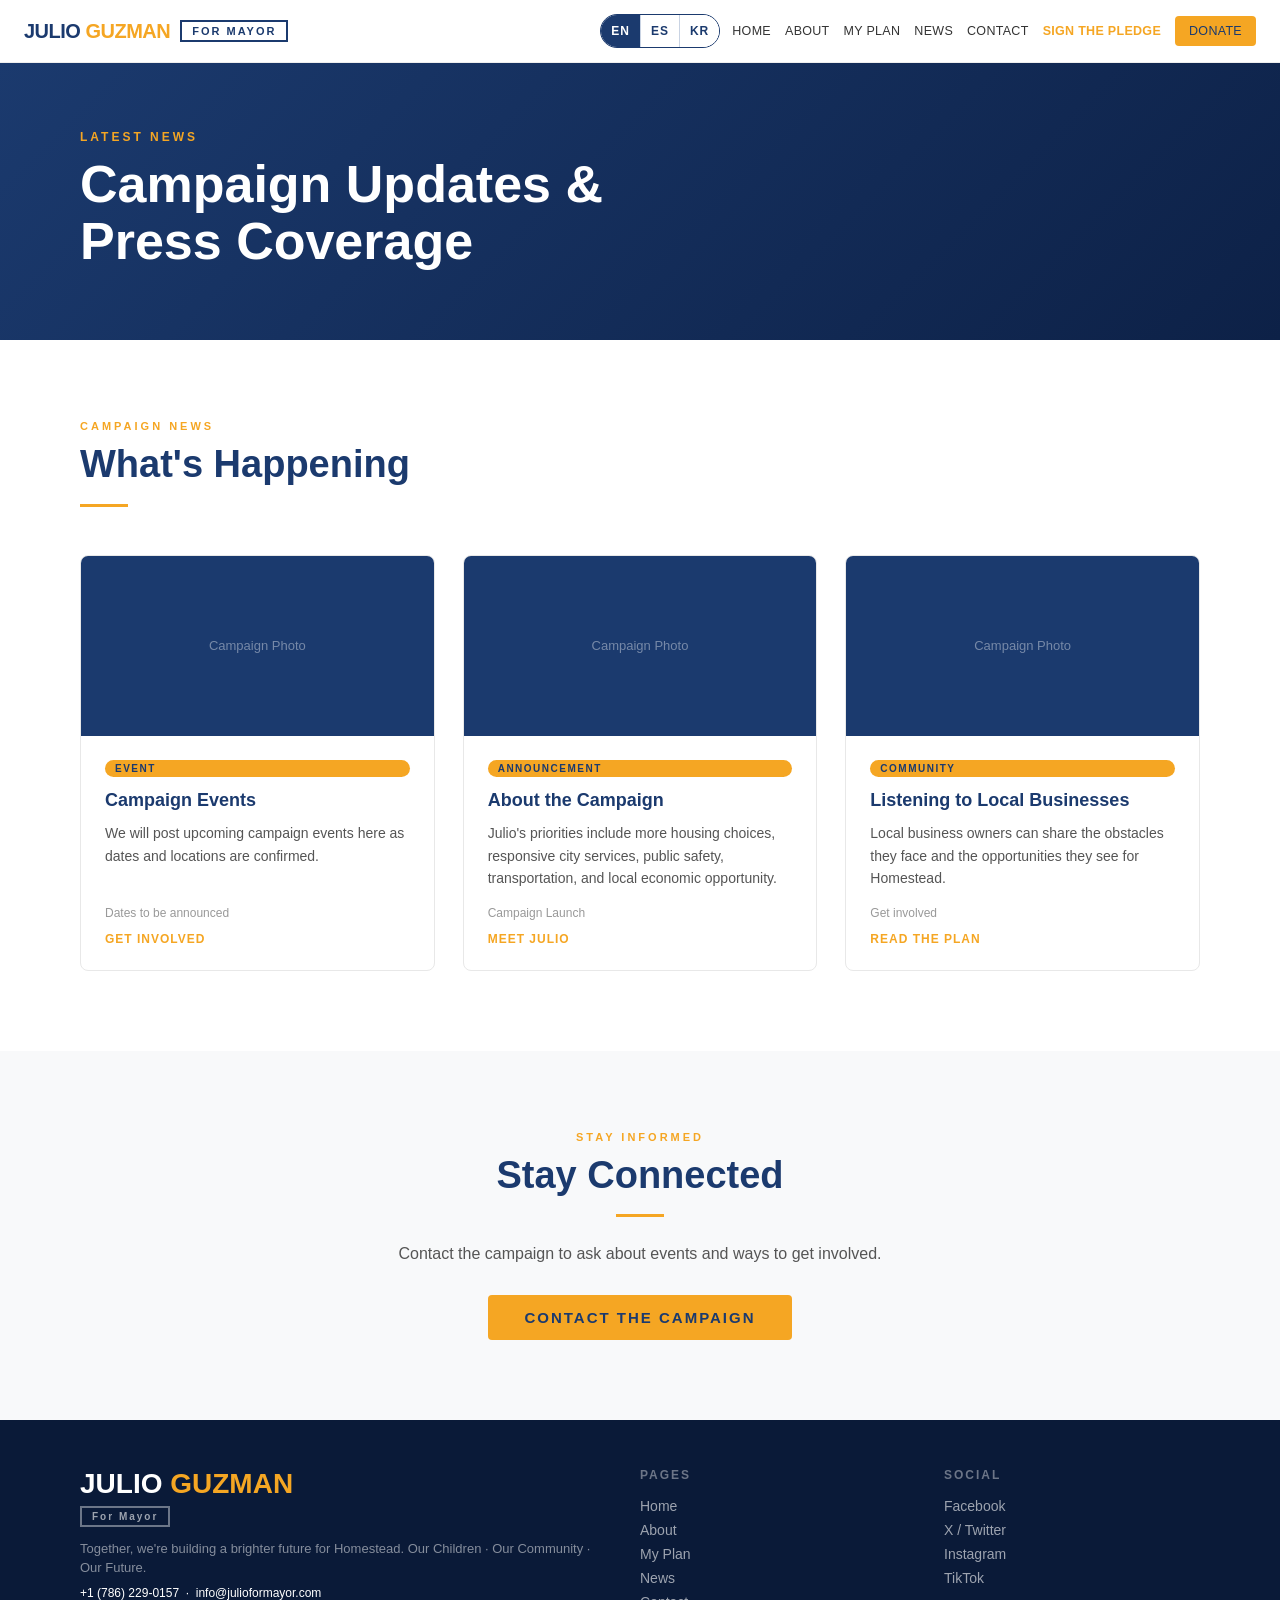
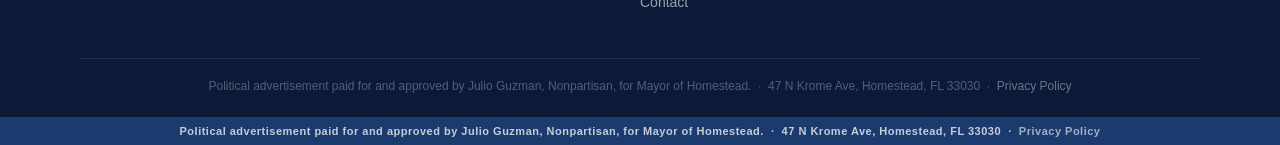
<file: news.html>
<!DOCTYPE html>
<html lang="en">
<head>
  <meta charset="UTF-8" />
  <meta name="viewport" content="width=device-width, initial-scale=1.0" />
  
  <meta name="description" content="News and updates from the Julio Guzman for Mayor of Homestead campaign." />
  <link rel="canonical" href="https://julioformayor.com/news.html" />
  <meta property="og:type" content="website" />
  <meta property="og:title" content="Campaign News | Julio Guzman for Mayor of Homestead" />
  <meta property="og:description" content="News and updates from the Julio Guzman for Mayor of Homestead campaign." />
  <meta property="og:url" content="https://julioformayor.com/news.html" />
  <meta property="og:image" content="https://julioformayor.com/images/julio-couple.jpg" />
  <meta name="twitter:card" content="summary_large_image" />
<title>Campaign News | Julio Guzman for Mayor of Homestead</title>
  <link rel="stylesheet" href="shared.css" />
  <style>
    .news-grid { display: grid; grid-template-columns: repeat(3, 1fr); gap: 28px; margin-top: 48px; }
    .news-card { background: #fff; border-radius: 8px; overflow: hidden; border: 1px solid #e8e8e8; display: flex; flex-direction: column; }
    .news-card-img { background: #1b3a6e; height: 180px; display: flex; align-items: center; justify-content: center; }
    .news-card-img span { font-size: 13px; color: rgba(255,255,255,0.4); }
    .news-card-body { padding: 24px; flex: 1; display: flex; flex-direction: column; }
    .news-tag { display: inline-block; background: #f5a623; color: #1b3a6e; font-size: 10px; font-weight: 700; letter-spacing: 1.5px; text-transform: uppercase; padding: 3px 10px; border-radius: 20px; margin-bottom: 12px; }
    .news-card-body h3 { font-size: 18px; font-weight: 700; color: #1b3a6e; line-height: 1.3; margin-bottom: 10px; }
    .news-card-body p { font-size: 14px; color: #555; line-height: 1.6; flex: 1; }
    .news-date { font-size: 12px; color: #999; margin-top: 16px; }
    .news-read { display: inline-block; margin-top: 12px; font-size: 12px; font-weight: 700; color: #f5a623; text-transform: uppercase; letter-spacing: 1px; text-decoration: none; }
    .press-sec { background: #1b3a6e; }
    .press-sec .section-heading { color: #fff; }
    .press-sec .section-eyebrow { color: rgba(255,255,255,0.5); }
    .press-grid { display: grid; grid-template-columns: repeat(2, 1fr); gap: 20px; margin-top: 36px; }
    .press-card { background: rgba(255,255,255,0.08); border-radius: 8px; padding: 28px; border-left: 4px solid #f5a623; }
    .press-card .outlet { font-size: 11px; font-weight: 700; letter-spacing: 2px; text-transform: uppercase; color: #f5a623; margin-bottom: 10px; }
    .press-card blockquote { font-size: 16px; color: rgba(255,255,255,0.85); line-height: 1.6; font-style: italic; }
    .press-card .press-date { font-size: 12px; color: rgba(255,255,255,0.4); margin-top: 12px; }
    .signup-sec { background: #f8f9fa; text-align: center; }
    .signup-sec .section-heading { color: #1b3a6e; }
    .signup-sec p { font-size: 16px; color: #555; max-width: 500px; margin: 0 auto 28px; line-height: 1.6; }
    .email-form { display: flex; gap: 12px; max-width: 480px; margin: 0 auto; }
    .email-form input { flex: 1; padding: 14px 18px; border: 2px solid #ddd; border-radius: 4px; font-size: 15px; outline: none; }
    .email-form input:focus { border-color: #1b3a6e; }
    .email-form button { background: #f5a623; color: #1b3a6e; border: none; padding: 14px 28px; font-size: 14px; font-weight: 700; text-transform: uppercase; letter-spacing: 1px; border-radius: 4px; cursor: pointer; white-space: nowrap; }
    .nav-pledge { color: #f5a623 !important; font-weight: 700 !important; }
  </style>
  <link rel="stylesheet" href="site-enhancements.css?v=2026-11-17b" />
  <script src="i18n.js"></script>
  <link rel="icon" href="favicon.svg" type="image/svg+xml" />
</head>
<body>

<nav>
  <div class="nav-logo">
    <div class="nav-logo-text"><span class="julio">JULIO </span><span class="guzman">GUZMAN</span></div>
    <div class="nav-logo-box">For Mayor</div>
  </div>
  <div class="nav-links">
    <a href="index.html">Home</a>
    <a href="about.html">About</a>
    <a href="plan.html">My Plan</a>
    <a href="news.html">News</a>
    <a href="contact.html">Contact</a>
    <a href="pledge.html" class="nav-pledge">Sign the Pledge</a>
    <a href="donate.html" class="nav-donate">Donate</a>
  </div>
</nav>

<div class="page-hero">
  <div class="eyebrow">Latest News</div>
  <h1>Campaign Updates &amp;<br>Press Coverage</h1>
</div>

<section style="background:#fff;">
  <div class="section-eyebrow">Campaign News</div>
  <h2 class="section-heading">What's Happening</h2>
  <div class="divider"></div>
  <div class="news-grid">
    <div class="news-card">
      <div class="news-card-img"><span>Campaign Photo</span></div>
      <div class="news-card-body">
        <span class="news-tag">Event</span>
        <h3>Campaign Events</h3>
        <p>We will post upcoming campaign events here as dates and locations are confirmed.</p>
        <span class="news-date">Dates to be announced</span>
        <a href="volunteer.html" class="news-read">Get Involved</a>
      </div>
    </div>
    <div class="news-card">
      <div class="news-card-img"><span>Campaign Photo</span></div>
      <div class="news-card-body">
        <span class="news-tag">Announcement</span>
        <h3>About the Campaign</h3>
        <p>Julio's priorities include more housing choices, responsive city services, public safety, transportation, and local economic opportunity.</p>
        <span class="news-date">Campaign Launch</span>
        <a href="about.html" class="news-read">Meet Julio</a>
      </div>
    </div>
    <div class="news-card">
      <div class="news-card-img"><span>Campaign Photo</span></div>
      <div class="news-card-body">
        <span class="news-tag">Community</span>
        <h3>Listening to Local Businesses</h3>
        <p>Local business owners can share the obstacles they face and the opportunities they see for Homestead.</p>
        <span class="news-date">Get involved</span>
        <a href="plan.html" class="news-read">Read the Plan</a>
      </div>
    </div>
  </div>
</section>

<section class="signup-sec">
  <div class="section-eyebrow">Stay Informed</div>
  <h2 class="section-heading">Stay Connected</h2>
  <div class="divider" style="margin:0 auto 24px"></div>
  <p>Contact the campaign to ask about events and ways to get involved.</p>
  <a href="contact.html" class="btn-primary">Contact the Campaign</a>
</section>

<footer>
  <div class="footer-top">
    <div class="footer-brand">
      <div><span class="name-line name-julio">JULIO </span><span class="name-line name-guzman">GUZMAN</span></div>
      <div class="for-mayor-box">For Mayor</div>
      <p>Together, we're building a brighter future for Homestead. Our Children · Our Community · Our Future.</p>
      <p class="footer-phone" style="margin-top:6px;font-size:12px"><a href="tel:+17862290157">+1 (786) 229-0157</a> &nbsp;·&nbsp; <a href="mailto:info@julioformayor.com">info@julioformayor.com</a></p>
    </div>
    <div class="footer-col"><h4>Pages</h4><a href="index.html">Home</a><a href="about.html">About</a><a href="plan.html">My Plan</a><a href="news.html">News</a><a href="contact.html">Contact</a></div>
        <div class="footer-col"><h4>Social</h4><a href="https://www.facebook.com/CouncilmanGuzman/" target="_blank">Facebook</a><a href="https://x.com/julioguzman44" target="_blank">X / Twitter</a><a href="https://www.instagram.com/julioguzman_homestead/" target="_blank">Instagram</a><a href="https://www.tiktok.com/@julioguzmanhomestead" target="_blank">TikTok</a></div>
  </div>
    <div class="footer-bottom">
    Political advertisement paid for and approved by Julio Guzman, Nonpartisan, for Mayor of Homestead. &nbsp;·&nbsp; 47 N Krome Ave, Homestead, FL 33030 &nbsp;·&nbsp; <a href="privacy.html" style="color:rgba(255,255,255,0.4);text-decoration:none;">Privacy Policy</a>
  </div>
</footer>


<!-- PAID-FOR NOTICE -->
<style>
  .paid-notice { background: #1b3a6e; color: rgba(255,255,255,0.75); text-align: center; padding: 8px 20px; font-size: 11px; font-weight: 600; letter-spacing: 0.5px; }
  .paid-notice a { color: rgba(255,255,255,0.6); text-decoration: none; }
  .paid-notice a:hover { color: #f5a623; }
</style>
<div class="paid-notice">
  Political advertisement paid for and approved by Julio Guzman, Nonpartisan, for Mayor of Homestead. &nbsp;·&nbsp; 47 N Krome Ave, Homestead, FL 33030 &nbsp;·&nbsp; <a href="privacy.html">Privacy Policy</a>
</div>
  <script src="site.js" defer></script>
</body>
</html>
</file>
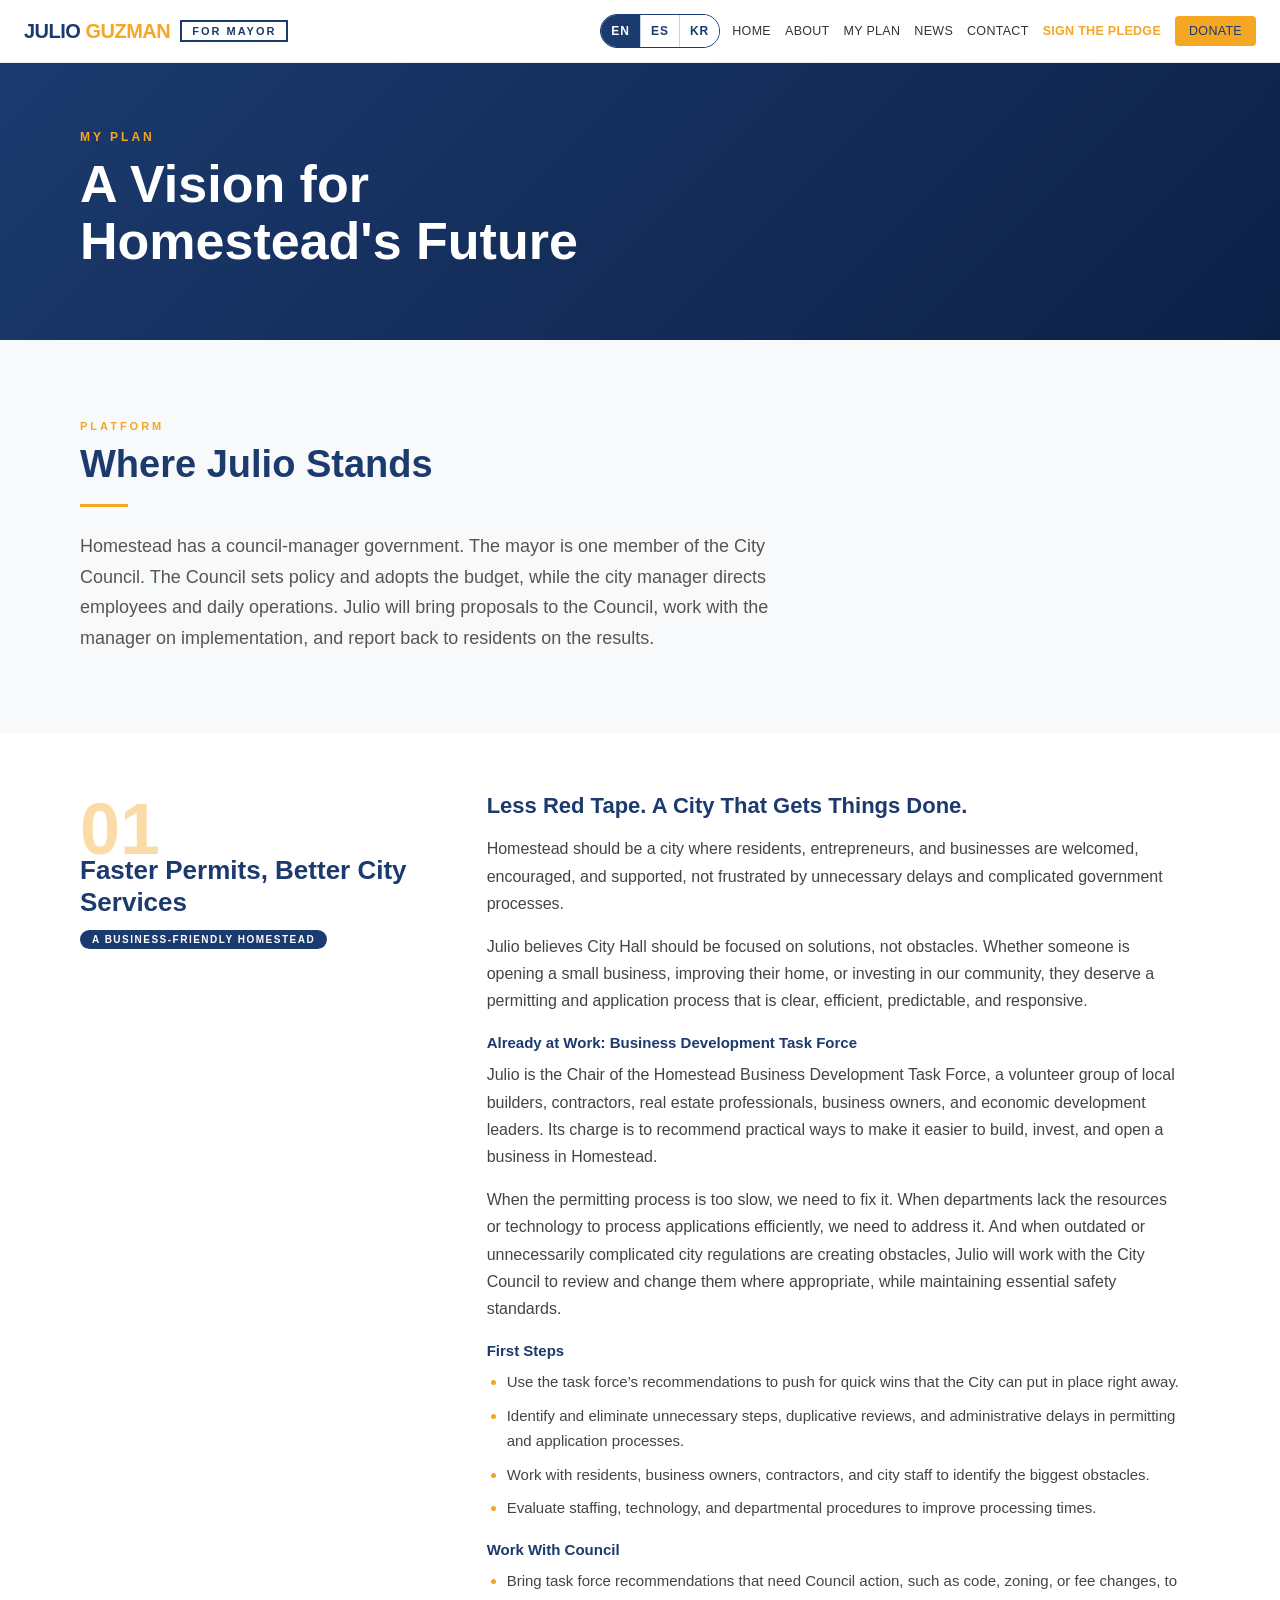
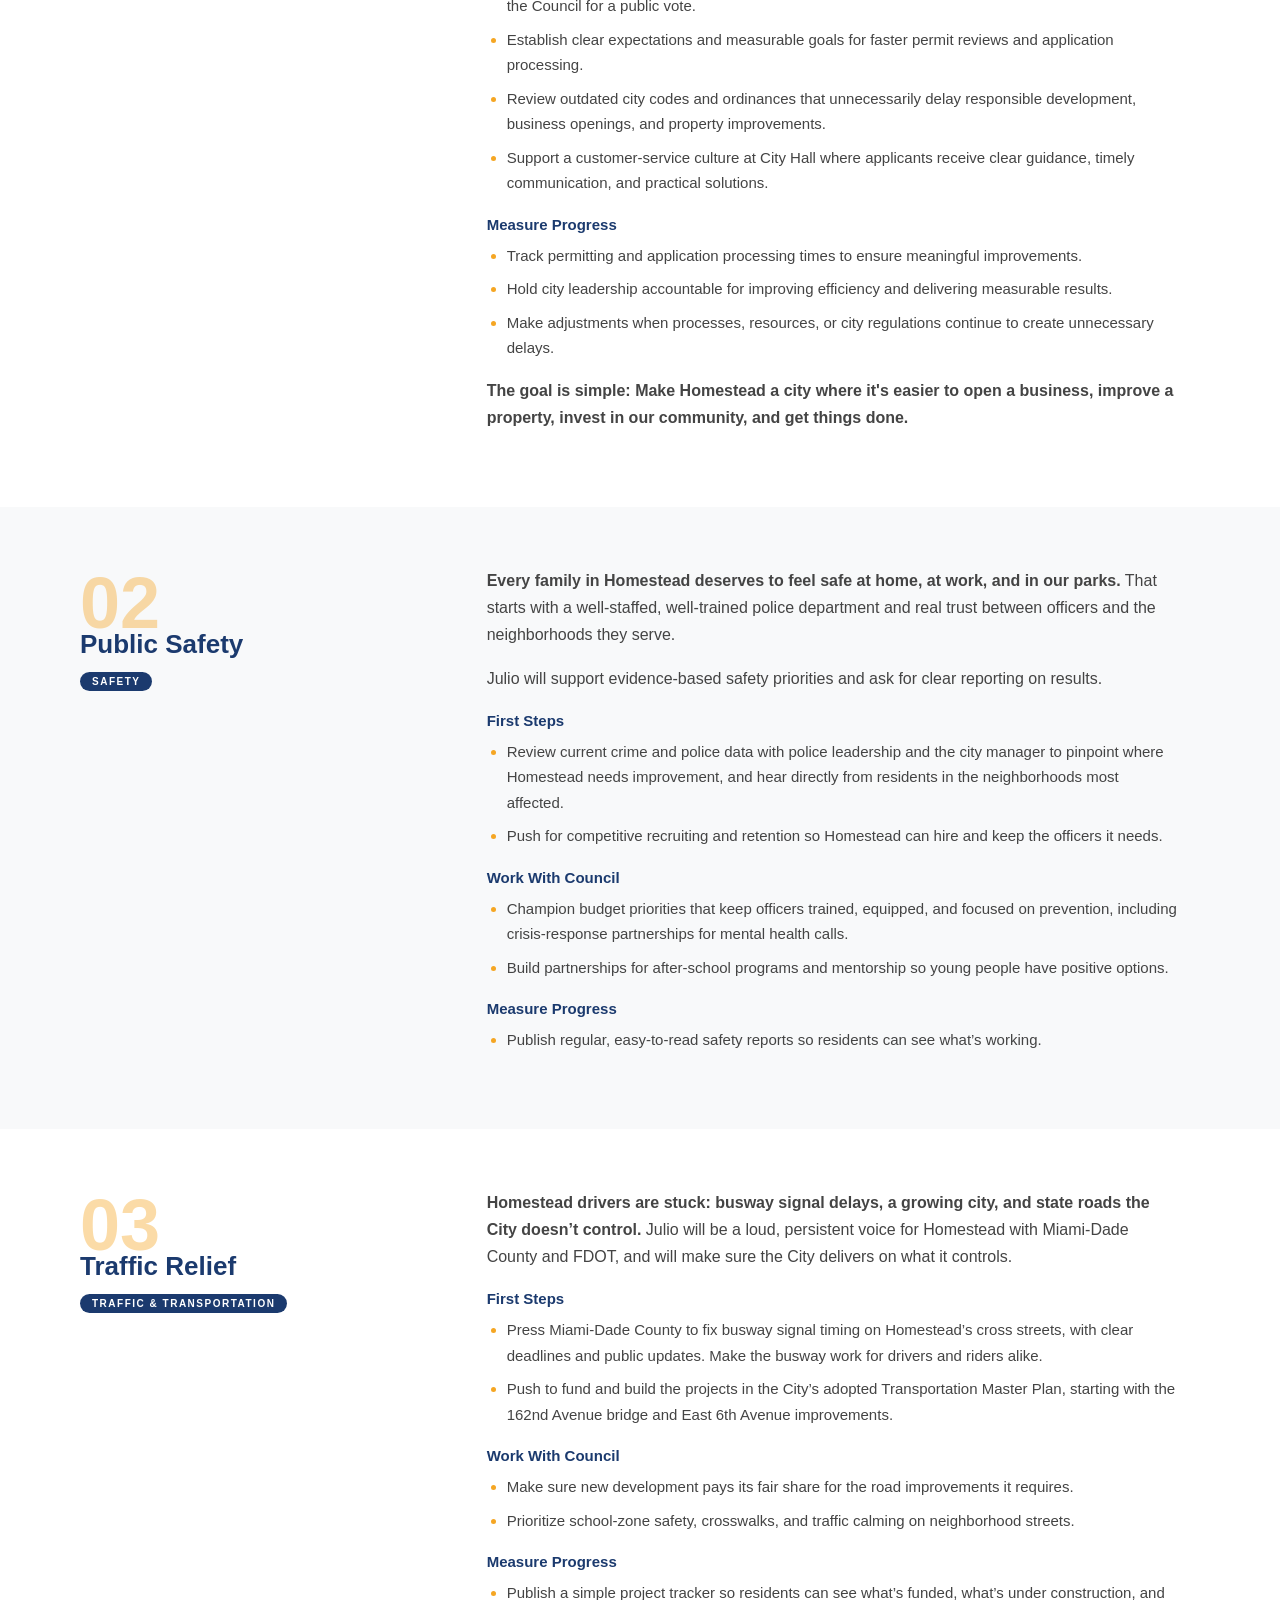
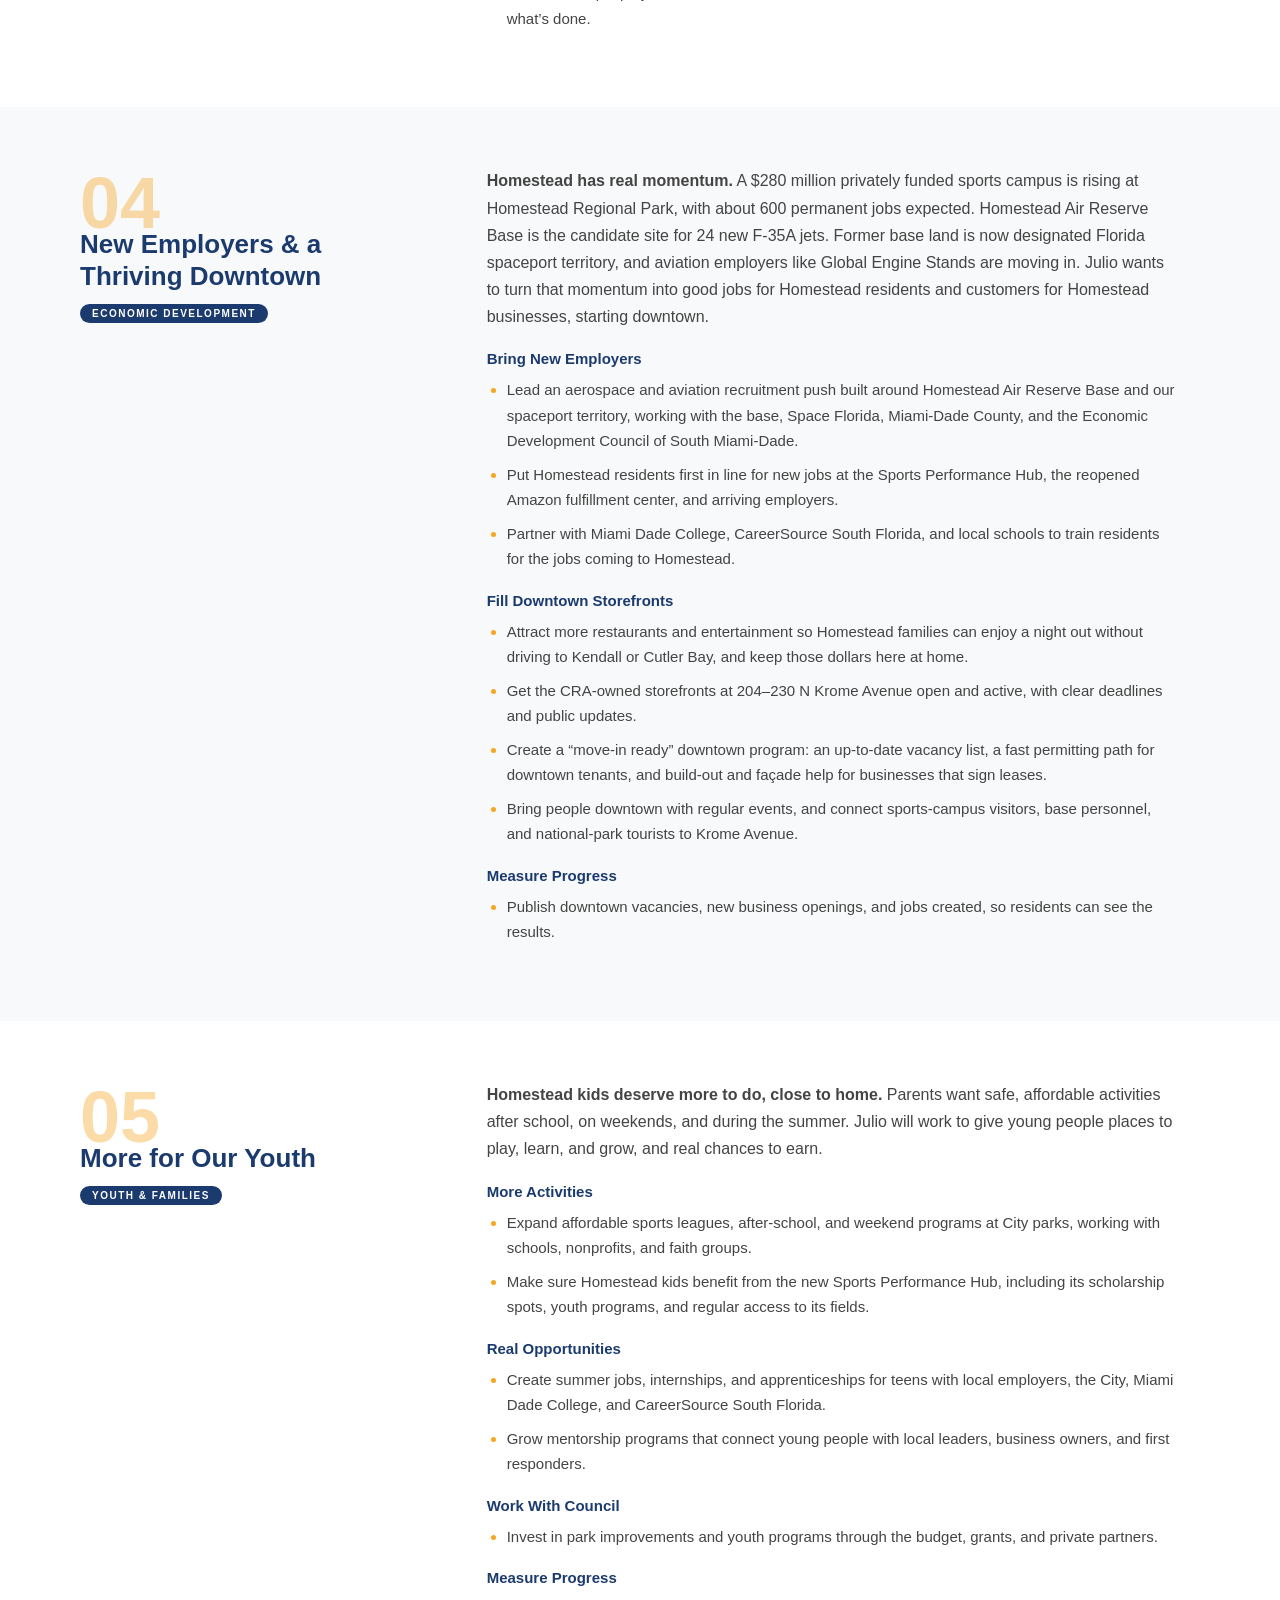
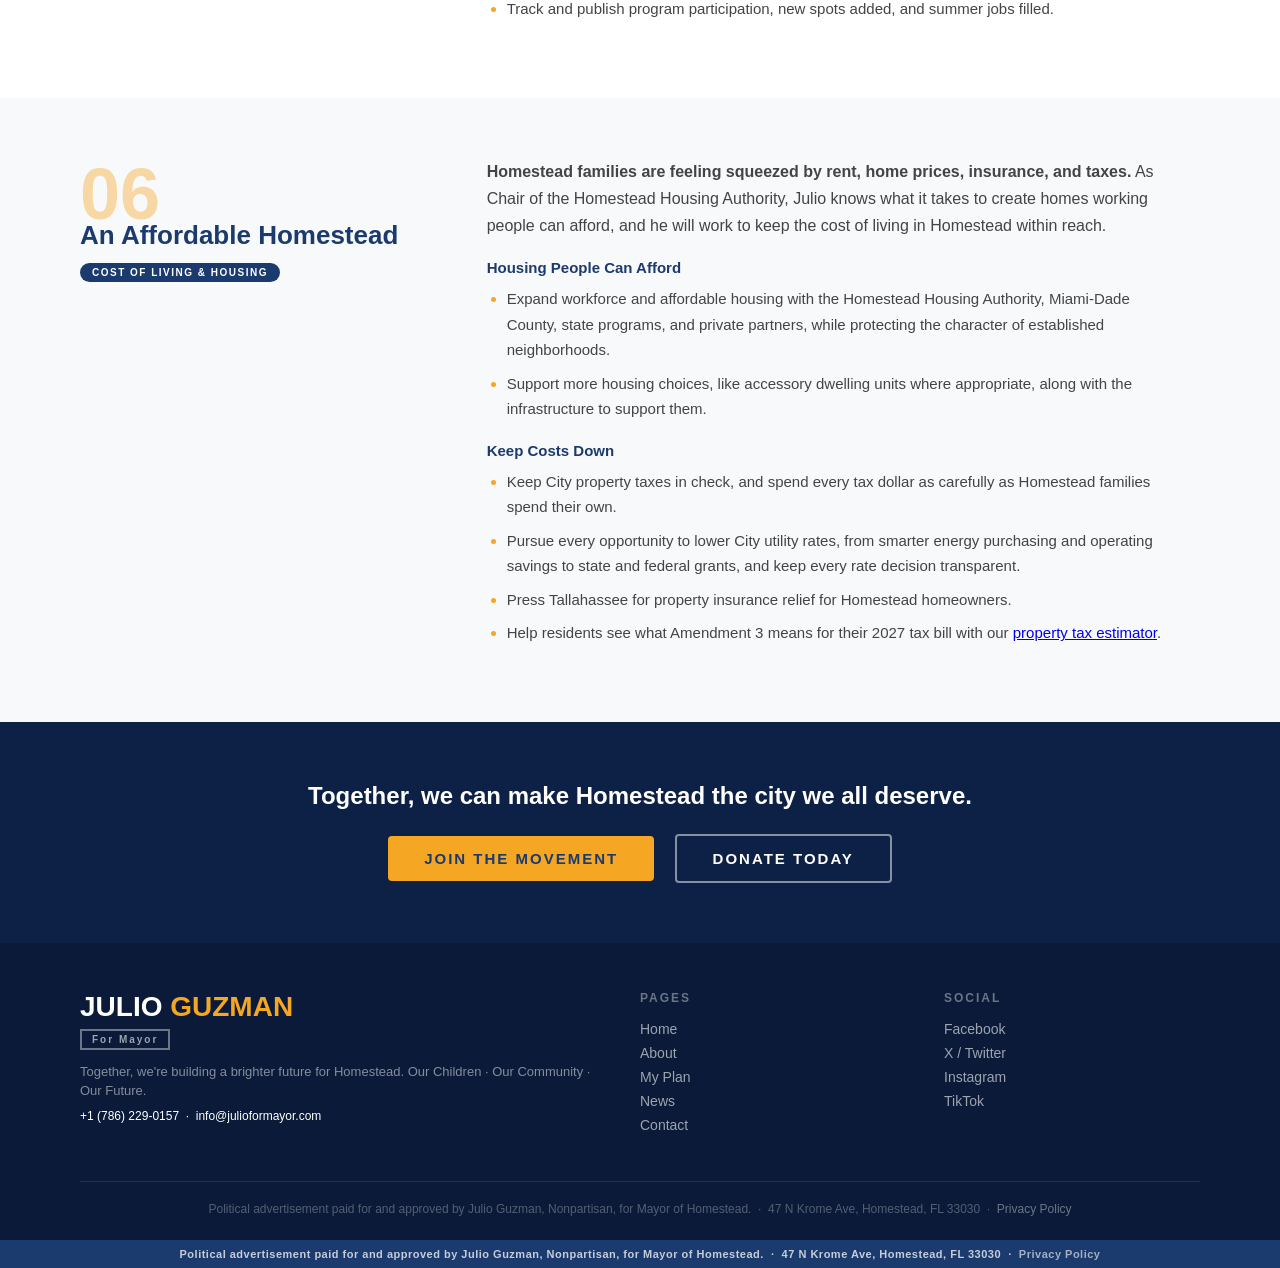
<file: plan.html>
<!DOCTYPE html>
<html lang="en">
<head>
  <meta charset="UTF-8" />
  <meta name="viewport" content="width=device-width, initial-scale=1.0" />
  
  <meta name="description" content="Campaign plan and policy positions published by Julio Guzman for Mayor of Homestead." />
  <link rel="canonical" href="https://julioformayor.com/plan.html" />
  <meta property="og:type" content="website" />
  <meta property="og:title" content="Campaign Plan | Julio Guzman for Mayor of Homestead" />
  <meta property="og:description" content="Campaign plan and policy positions published by Julio Guzman for Mayor of Homestead." />
  <meta property="og:url" content="https://julioformayor.com/plan.html" />
  <meta property="og:image" content="https://julioformayor.com/images/julio-couple.jpg" />
  <meta name="twitter:card" content="summary_large_image" />
<title>Campaign Plan | Julio Guzman for Mayor of Homestead</title>
  <link rel="stylesheet" href="shared.css" />
  <style>
    .plan-intro { background: #f8f9fa; }
    .plan-intro p { font-size: 18px; color: #555; max-width: 700px; line-height: 1.7; }
    .issue-sec { padding: 60px 80px; }
    .issue-sec:nth-child(odd) { background: #fff; }
    .issue-sec:nth-child(even) { background: #f8f9fa; }
    .issue-inner { display: grid; grid-template-columns: 1fr 2fr; gap: 60px; align-items: start; max-width: 1100px; }
    .issue-label { position: sticky; top: 90px; }
    .issue-label .number { font-size: 72px; font-weight: 900; color: #f5a623; line-height: 1; opacity: 0.4; }
    .issue-label h2 { font-size: 26px; font-weight: 800; color: #1b3a6e; line-height: 1.2; margin-top: -10px; }
    .issue-label .tag { display: inline-block; background: #1b3a6e; color: #fff; font-size: 10px; font-weight: 700; letter-spacing: 1.5px; text-transform: uppercase; padding: 4px 12px; border-radius: 20px; margin-top: 12px; }
    .issue-body p { font-size: 16px; color: #444; line-height: 1.7; margin-bottom: 16px; }
    .issue-body ul { padding-left: 20px; margin-bottom: 16px; }
    .issue-body ul li { font-size: 15px; color: #444; line-height: 1.7; margin-bottom: 8px; }
    .issue-body ul li::marker { color: #f5a623; }
    .cta-band { background: #0d2147; text-align: center; padding: 60px 80px; }
    .cta-band p { font-size: 24px; font-weight: 700; color: #fff; margin-bottom: 24px; }
    .nav-pledge { color: #f5a623 !important; font-weight: 700 !important; }
  </style>
  <link rel="stylesheet" href="site-enhancements.css?v=2026-11-17b" />
  <script src="i18n.js"></script>
  <link rel="icon" href="favicon.svg" type="image/svg+xml" />
</head>
<body>

<nav>
  <div class="nav-logo">
    <div class="nav-logo-text"><span class="julio">JULIO </span><span class="guzman">GUZMAN</span></div>
    <div class="nav-logo-box">For Mayor</div>
  </div>
  <div class="nav-links">
    <a href="index.html">Home</a>
    <a href="about.html">About</a>
    <a href="plan.html">My Plan</a>
    <a href="news.html">News</a>
    <a href="contact.html">Contact</a>
    <a href="pledge.html" class="nav-pledge">Sign the Pledge</a>
    <a href="donate.html" class="nav-donate">Donate</a>
  </div>
</nav>

<div class="page-hero">
  <div class="eyebrow">My Plan</div>
  <h1>A Vision for<br>Homestead's Future</h1>
</div>

<section class="plan-intro">
  <div class="section-eyebrow">Platform</div>
  <h2 class="section-heading">Where Julio Stands</h2>
  <div class="divider"></div>
  <p>Homestead has a council-manager government. The mayor is one member of the City Council. The Council sets policy and adopts the budget, while the city manager directs employees and daily operations. Julio will bring proposals to the Council, work with the manager on implementation, and report back to residents on the results.</p>
</section>

<div class="issue-sec" id="permitting">
  <div class="issue-inner">
    <div class="issue-label">
      <div class="number">01</div>
      <h2>Faster Permits, Better City Services</h2>
      <span class="tag">A Business-Friendly Homestead</span>
    </div>
    <div class="issue-body">
      <h3 style="font-size:22px;color:#1b3a6e;margin-bottom:16px">Less Red Tape. A City That Gets Things Done.</h3>
      <p>Homestead should be a city where residents, entrepreneurs, and businesses are welcomed, encouraged, and supported, not frustrated by unnecessary delays and complicated government processes.</p>
      <p>Julio believes City Hall should be focused on solutions, not obstacles. Whether someone is opening a small business, improving their home, or investing in our community, they deserve a permitting and application process that is clear, efficient, predictable, and responsive.</p>
      <h4 style="font-size:15px;font-weight:700;color:#1b3a6e;margin:20px 0 10px">Already at Work: Business Development Task Force</h4>
      <p>Julio is the Chair of the Homestead Business Development Task Force, a volunteer group of local builders, contractors, real estate professionals, business owners, and economic development leaders. Its charge is to recommend practical ways to make it easier to build, invest, and open a business in Homestead.</p>
      <p>When the permitting process is too slow, we need to fix it. When departments lack the resources or technology to process applications efficiently, we need to address it. And when outdated or unnecessarily complicated city regulations are creating obstacles, Julio will work with the City Council to review and change them where appropriate, while maintaining essential safety standards.</p>
      <h4 style="font-size:15px;font-weight:700;color:#1b3a6e;margin:20px 0 10px">First Steps</h4>
      <ul>
        <li>Use the task force&rsquo;s recommendations to push for quick wins that the City can put in place right away.</li>
        <li>Identify and eliminate unnecessary steps, duplicative reviews, and administrative delays in permitting and application processes.</li>
        <li>Work with residents, business owners, contractors, and city staff to identify the biggest obstacles.</li>
        <li>Evaluate staffing, technology, and departmental procedures to improve processing times.</li>
      </ul>
      <h4 style="font-size:15px;font-weight:700;color:#1b3a6e;margin:20px 0 10px">Work With Council</h4>
      <ul>
        <li>Bring task force recommendations that need Council action, such as code, zoning, or fee changes, to the Council for a public vote.</li>
        <li>Establish clear expectations and measurable goals for faster permit reviews and application processing.</li>
        <li>Review outdated city codes and ordinances that unnecessarily delay responsible development, business openings, and property improvements.</li>
        <li>Support a customer-service culture at City Hall where applicants receive clear guidance, timely communication, and practical solutions.</li>
      </ul>
      <h4 style="font-size:15px;font-weight:700;color:#1b3a6e;margin:20px 0 10px">Measure Progress</h4>
      <ul>
        <li>Track permitting and application processing times to ensure meaningful improvements.</li>
        <li>Hold city leadership accountable for improving efficiency and delivering measurable results.</li>
        <li>Make adjustments when processes, resources, or city regulations continue to create unnecessary delays.</li>
      </ul>
      <p><strong>The goal is simple: Make Homestead a city where it's easier to open a business, improve a property, invest in our community, and get things done.</strong></p>
    </div>
  </div>
</div>

<div class="issue-sec" id="safety">
  <div class="issue-inner">
    <div class="issue-label">
      <div class="number">02</div>
      <h2>Public Safety</h2>
      <span class="tag">Safety</span>
    </div>
    <div class="issue-body">
      <p><strong>Every family in Homestead deserves to feel safe at home, at work, and in our parks.</strong> That starts with a well-staffed, well-trained police department and real trust between officers and the neighborhoods they serve.</p>
      <p>Julio will support evidence-based safety priorities and ask for clear reporting on results.</p>
      <h4 style="font-size:15px;font-weight:700;color:#1b3a6e;margin:20px 0 10px">First Steps</h4>
      <ul>
        <li>Review current crime and police data with police leadership and the city manager to pinpoint where Homestead needs improvement, and hear directly from residents in the neighborhoods most affected.</li>
        <li>Push for competitive recruiting and retention so Homestead can hire and keep the officers it needs.</li>
      </ul>
      <h4 style="font-size:15px;font-weight:700;color:#1b3a6e;margin:20px 0 10px">Work With Council</h4>
      <ul>
        <li>Champion budget priorities that keep officers trained, equipped, and focused on prevention, including crisis-response partnerships for mental health calls.</li>
        <li>Build partnerships for after-school programs and mentorship so young people have positive options.</li>
      </ul>
      <h4 style="font-size:15px;font-weight:700;color:#1b3a6e;margin:20px 0 10px">Measure Progress</h4>
      <ul>
        <li>Publish regular, easy-to-read safety reports so residents can see what&rsquo;s working.</li>
      </ul>
    </div>
  </div>
</div>

<div class="issue-sec" id="traffic">
  <div class="issue-inner">
    <div class="issue-label">
      <div class="number">03</div>
      <h2>Traffic Relief</h2>
      <span class="tag">Traffic &amp; Transportation</span>
    </div>
    <div class="issue-body">
      <p><strong>Homestead drivers are stuck: busway signal delays, a growing city, and state roads the City doesn&rsquo;t control.</strong> Julio will be a loud, persistent voice for Homestead with Miami-Dade County and FDOT, and will make sure the City delivers on what it controls.</p>
      <h4 style="font-size:15px;font-weight:700;color:#1b3a6e;margin:20px 0 10px">First Steps</h4>
      <ul>
        <li>Press Miami-Dade County to fix busway signal timing on Homestead&rsquo;s cross streets, with clear deadlines and public updates. Make the busway work for drivers and riders alike.</li>
        <li>Push to fund and build the projects in the City&rsquo;s adopted Transportation Master Plan, starting with the 162nd Avenue bridge and East 6th Avenue improvements.</li>
      </ul>
      <h4 style="font-size:15px;font-weight:700;color:#1b3a6e;margin:20px 0 10px">Work With Council</h4>
      <ul>
        <li>Make sure new development pays its fair share for the road improvements it requires.</li>
        <li>Prioritize school-zone safety, crosswalks, and traffic calming on neighborhood streets.</li>
      </ul>
      <h4 style="font-size:15px;font-weight:700;color:#1b3a6e;margin:20px 0 10px">Measure Progress</h4>
      <ul>
        <li>Publish a simple project tracker so residents can see what&rsquo;s funded, what&rsquo;s under construction, and what&rsquo;s done.</li>
      </ul>
    </div>
  </div>
</div>

<div class="issue-sec" id="downtown">
  <div class="issue-inner">
    <div class="issue-label">
      <div class="number">04</div>
      <h2>New Employers &amp; a Thriving Downtown</h2>
      <span class="tag">Economic Development</span>
    </div>
    <div class="issue-body">
      <p><strong>Homestead has real momentum.</strong> A $280 million privately funded sports campus is rising at Homestead Regional Park, with about 600 permanent jobs expected. Homestead Air Reserve Base is the candidate site for 24 new F-35A jets. Former base land is now designated Florida spaceport territory, and aviation employers like Global Engine Stands are moving in. Julio wants to turn that momentum into good jobs for Homestead residents and customers for Homestead businesses, starting downtown.</p>
      <h4 style="font-size:15px;font-weight:700;color:#1b3a6e;margin:20px 0 10px">Bring New Employers</h4>
      <ul>
        <li>Lead an aerospace and aviation recruitment push built around Homestead Air Reserve Base and our spaceport territory, working with the base, Space Florida, Miami-Dade County, and the Economic Development Council of South Miami-Dade.</li>
        <li>Put Homestead residents first in line for new jobs at the Sports Performance Hub, the reopened Amazon fulfillment center, and arriving employers.</li>
        <li>Partner with Miami Dade College, CareerSource South Florida, and local schools to train residents for the jobs coming to Homestead.</li>
      </ul>
      <h4 style="font-size:15px;font-weight:700;color:#1b3a6e;margin:20px 0 10px">Fill Downtown Storefronts</h4>
      <ul>
        <li>Attract more restaurants and entertainment so Homestead families can enjoy a night out without driving to Kendall or Cutler Bay, and keep those dollars here at home.</li>
        <li>Get the CRA-owned storefronts at 204&ndash;230 N Krome Avenue open and active, with clear deadlines and public updates.</li>
        <li>Create a &ldquo;move-in ready&rdquo; downtown program: an up-to-date vacancy list, a fast permitting path for downtown tenants, and build-out and fa&ccedil;ade help for businesses that sign leases.</li>
        <li>Bring people downtown with regular events, and connect sports-campus visitors, base personnel, and national-park tourists to Krome Avenue.</li>
      </ul>
      <h4 style="font-size:15px;font-weight:700;color:#1b3a6e;margin:20px 0 10px">Measure Progress</h4>
      <ul>
        <li>Publish downtown vacancies, new business openings, and jobs created, so residents can see the results.</li>
      </ul>
    </div>
  </div>
</div>

<div class="issue-sec" id="youth">
  <div class="issue-inner">
    <div class="issue-label">
      <div class="number">05</div>
      <h2>More for Our Youth</h2>
      <span class="tag">Youth &amp; Families</span>
    </div>
    <div class="issue-body">
      <p><strong>Homestead kids deserve more to do, close to home.</strong> Parents want safe, affordable activities after school, on weekends, and during the summer. Julio will work to give young people places to play, learn, and grow, and real chances to earn.</p>
      <h4 style="font-size:15px;font-weight:700;color:#1b3a6e;margin:20px 0 10px">More Activities</h4>
      <ul>
        <li>Expand affordable sports leagues, after-school, and weekend programs at City parks, working with schools, nonprofits, and faith groups.</li>
        <li>Make sure Homestead kids benefit from the new Sports Performance Hub, including its scholarship spots, youth programs, and regular access to its fields.</li>
      </ul>
      <h4 style="font-size:15px;font-weight:700;color:#1b3a6e;margin:20px 0 10px">Real Opportunities</h4>
      <ul>
        <li>Create summer jobs, internships, and apprenticeships for teens with local employers, the City, Miami Dade College, and CareerSource South Florida.</li>
        <li>Grow mentorship programs that connect young people with local leaders, business owners, and first responders.</li>
      </ul>
      <h4 style="font-size:15px;font-weight:700;color:#1b3a6e;margin:20px 0 10px">Work With Council</h4>
      <ul>
        <li>Invest in park improvements and youth programs through the budget, grants, and private partners.</li>
      </ul>
      <h4 style="font-size:15px;font-weight:700;color:#1b3a6e;margin:20px 0 10px">Measure Progress</h4>
      <ul>
        <li>Track and publish program participation, new spots added, and summer jobs filled.</li>
      </ul>
    </div>
  </div>
</div>

<div class="issue-sec" id="housing">
  <div class="issue-inner">
    <div class="issue-label">
      <div class="number">06</div>
      <h2>An Affordable Homestead</h2>
      <span class="tag">Cost of Living &amp; Housing</span>
    </div>
    <div class="issue-body">
      <p><strong>Homestead families are feeling squeezed by rent, home prices, insurance, and taxes.</strong> As Chair of the Homestead Housing Authority, Julio knows what it takes to create homes working people can afford, and he will work to keep the cost of living in Homestead within reach.</p>
      <h4 style="font-size:15px;font-weight:700;color:#1b3a6e;margin:20px 0 10px">Housing People Can Afford</h4>
      <ul>
        <li>Expand workforce and affordable housing with the Homestead Housing Authority, Miami-Dade County, state programs, and private partners, while protecting the character of established neighborhoods.</li>
        <li>Support more housing choices, like accessory dwelling units where appropriate, along with the infrastructure to support them.</li>
      </ul>
      <h4 style="font-size:15px;font-weight:700;color:#1b3a6e;margin:20px 0 10px">Keep Costs Down</h4>
      <ul>
        <li>Keep City property taxes in check, and spend every tax dollar as carefully as Homestead families spend their own.</li>
        <li>Pursue every opportunity to lower City utility rates, from smarter energy purchasing and operating savings to state and federal grants, and keep every rate decision transparent.</li>
        <li>Press Tallahassee for property insurance relief for Homestead homeowners.</li>
        <li>Help residents see what Amendment&nbsp;3 means for their 2027 tax bill with our <a href="tax-estimator.html">property tax estimator</a>.</li>
      </ul>
    </div>
  </div>
</div>

<div class="cta-band">
  <p>Together, we can make Homestead the city we all deserve.</p>
  <a href="volunteer.html" class="btn-primary">Join the Movement</a>
  <a href="donate.html" class="btn-outline" style="border-color:rgba(255,255,255,0.5);color:#fff;margin-left:16px">Donate Today</a>
</div>

<footer>
  <div class="footer-top">
    <div class="footer-brand">
      <div><span class="name-line name-julio">JULIO </span><span class="name-line name-guzman">GUZMAN</span></div>
      <div class="for-mayor-box">For Mayor</div>
      <p>Together, we're building a brighter future for Homestead. Our Children · Our Community · Our Future.</p>
      <p class="footer-phone" style="margin-top:6px;font-size:12px"><a href="tel:+17862290157">+1 (786) 229-0157</a> &nbsp;·&nbsp; <a href="mailto:info@julioformayor.com">info@julioformayor.com</a></p>
    </div>
    <div class="footer-col"><h4>Pages</h4><a href="index.html">Home</a><a href="about.html">About</a><a href="plan.html">My Plan</a><a href="news.html">News</a><a href="contact.html">Contact</a></div>
        <div class="footer-col"><h4>Social</h4><a href="https://www.facebook.com/CouncilmanGuzman/" target="_blank">Facebook</a><a href="https://x.com/julioguzman44" target="_blank">X / Twitter</a><a href="https://www.instagram.com/julioguzman_homestead/" target="_blank">Instagram</a><a href="https://www.tiktok.com/@julioguzmanhomestead" target="_blank">TikTok</a></div>
  </div>
    <div class="footer-bottom">
    Political advertisement paid for and approved by Julio Guzman, Nonpartisan, for Mayor of Homestead. &nbsp;·&nbsp; 47 N Krome Ave, Homestead, FL 33030 &nbsp;·&nbsp; <a href="privacy.html" style="color:rgba(255,255,255,0.4);text-decoration:none;">Privacy Policy</a>
  </div>
</footer>


<!-- PAID-FOR NOTICE -->
<style>
  .paid-notice { background: #1b3a6e; color: rgba(255,255,255,0.75); text-align: center; padding: 8px 20px; font-size: 11px; font-weight: 600; letter-spacing: 0.5px; }
  .paid-notice a { color: rgba(255,255,255,0.6); text-decoration: none; }
  .paid-notice a:hover { color: #f5a623; }
</style>
<div class="paid-notice">
  Political advertisement paid for and approved by Julio Guzman, Nonpartisan, for Mayor of Homestead. &nbsp;·&nbsp; 47 N Krome Ave, Homestead, FL 33030 &nbsp;·&nbsp; <a href="privacy.html">Privacy Policy</a>
</div>
  <script src="site.js" defer></script>
</body>
</html>
</file>
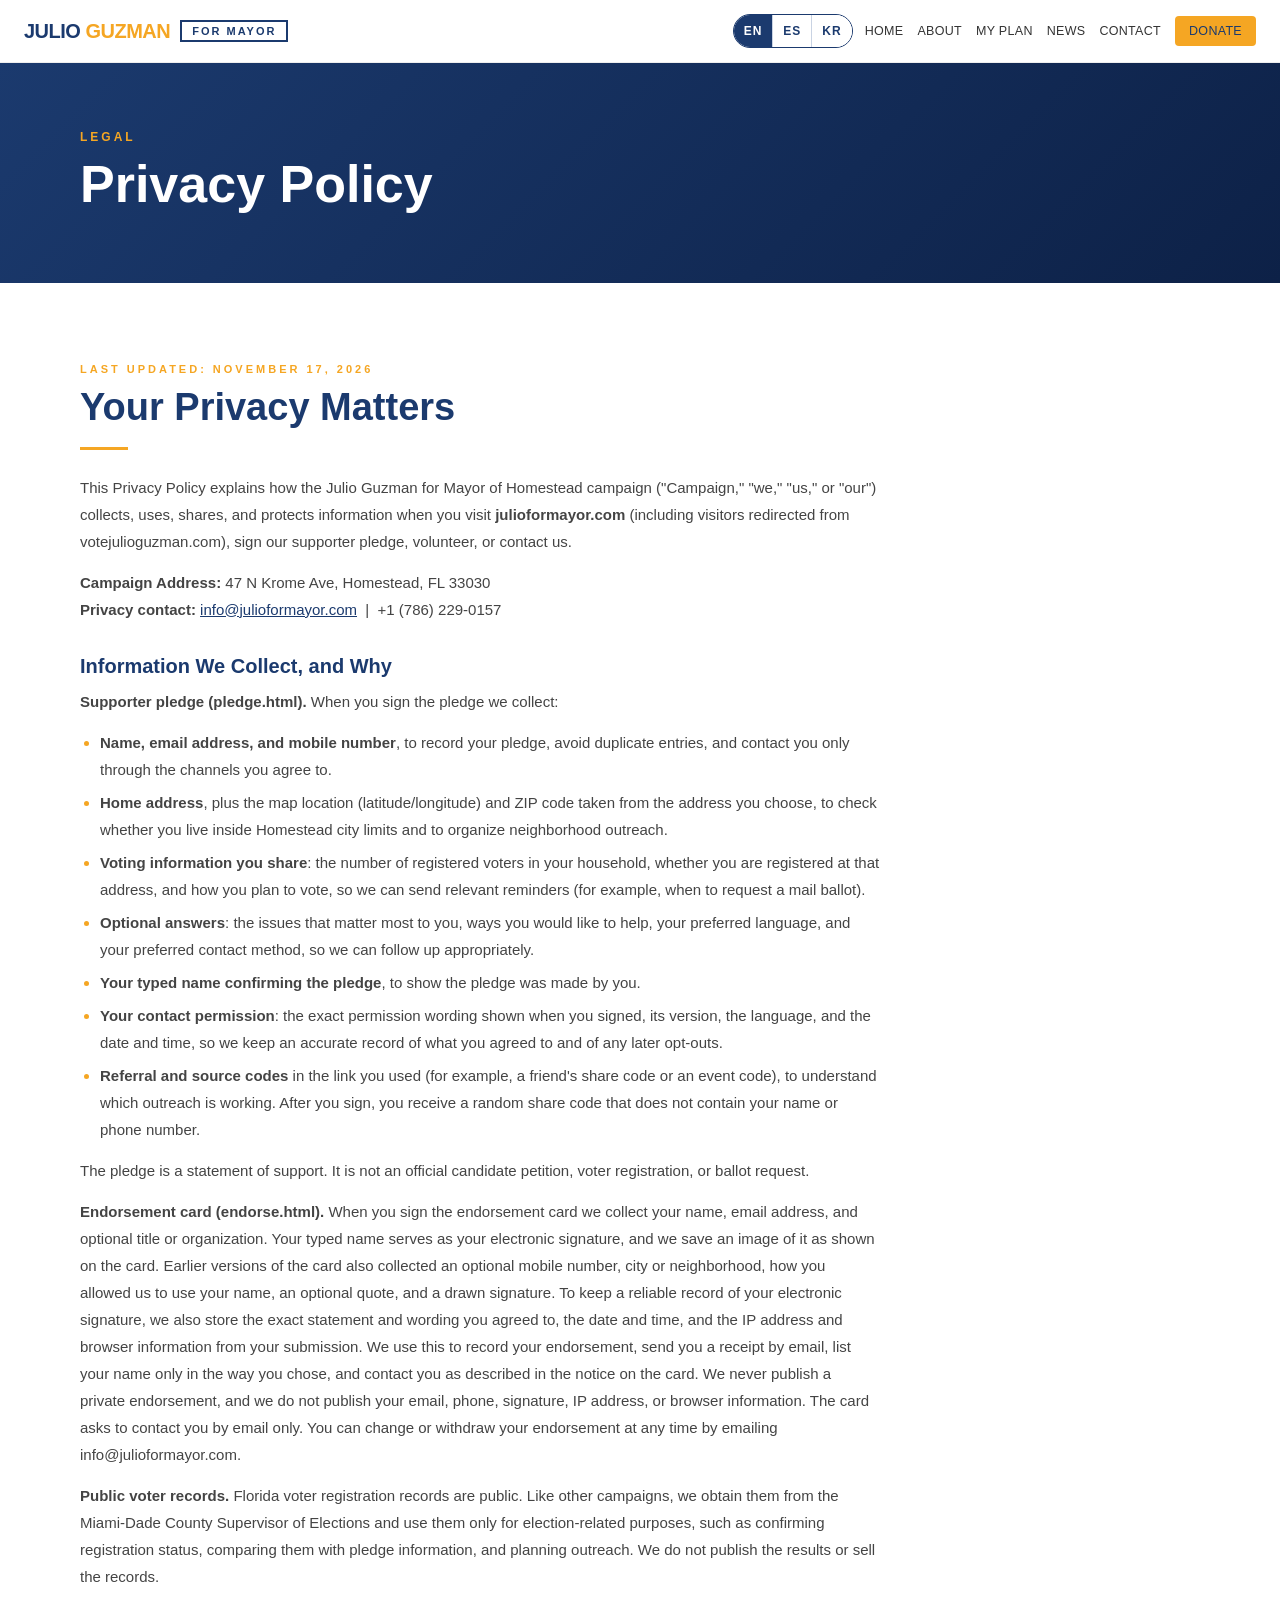
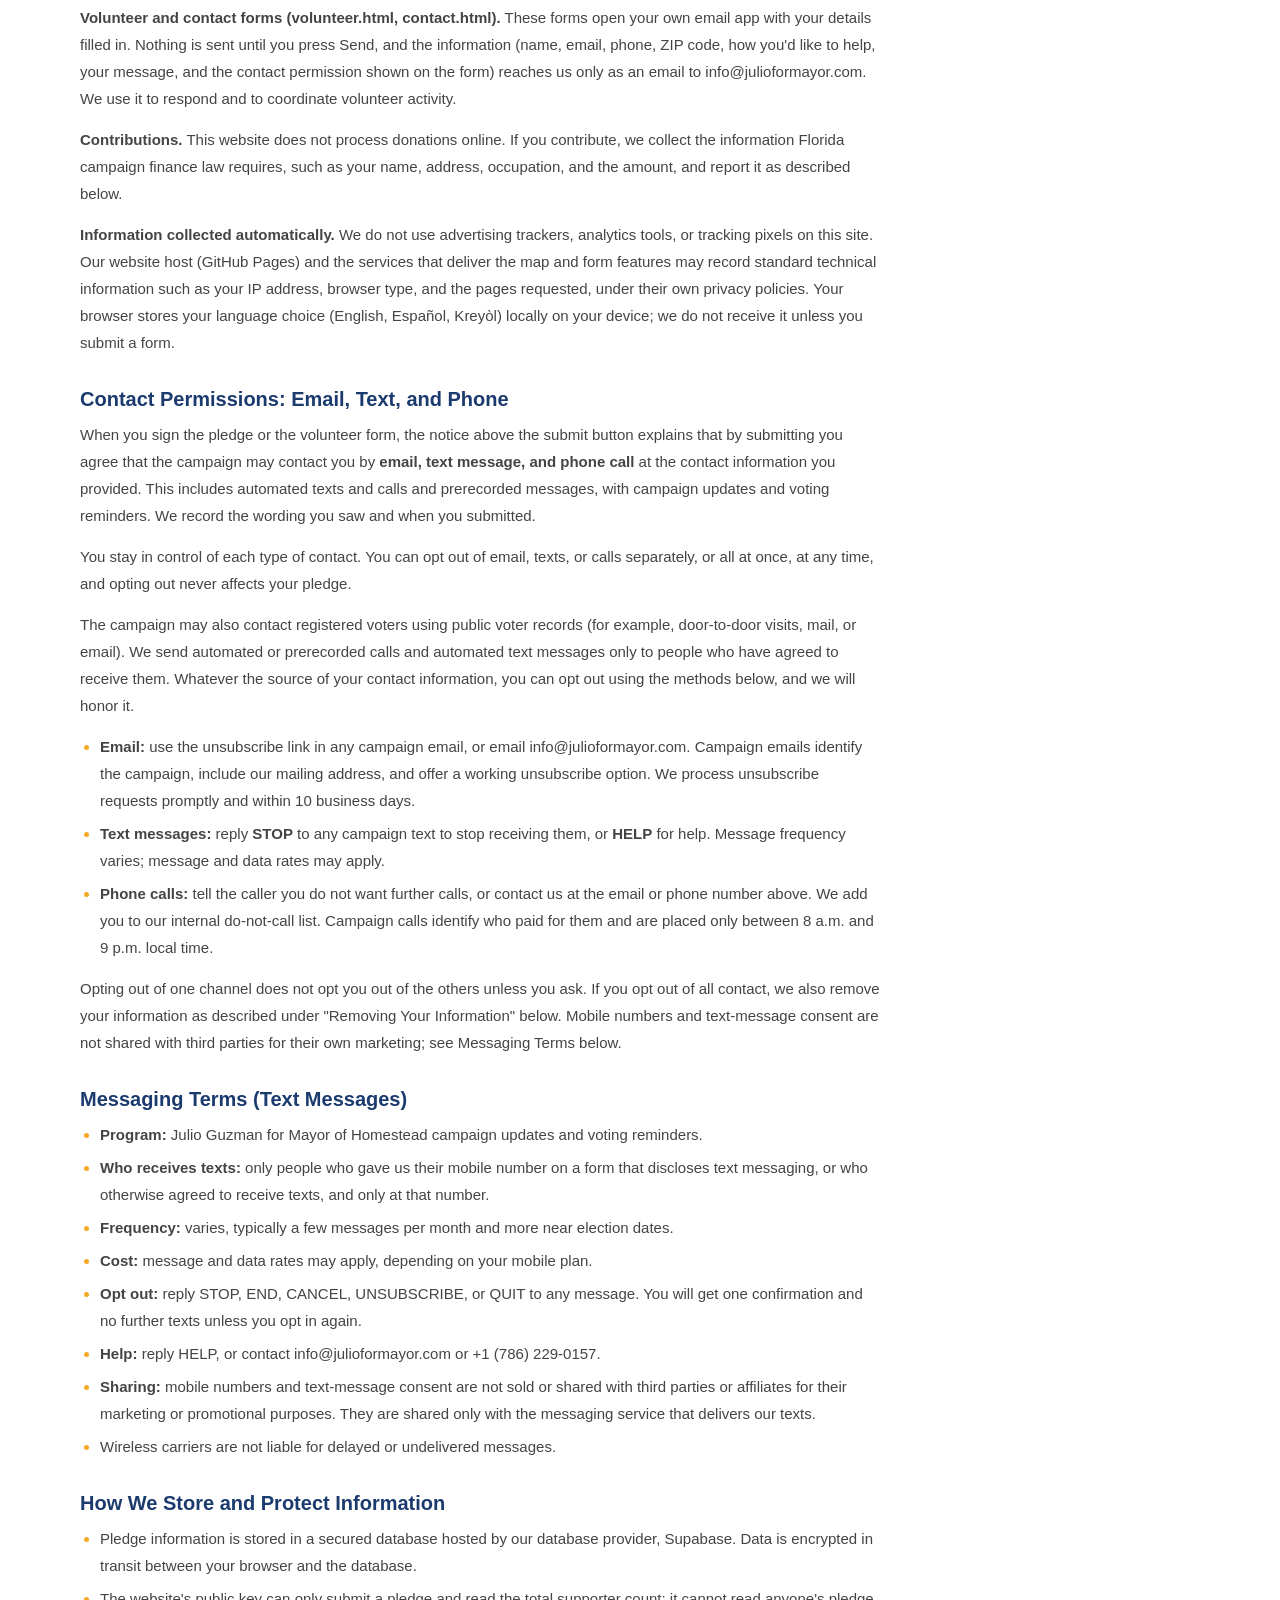
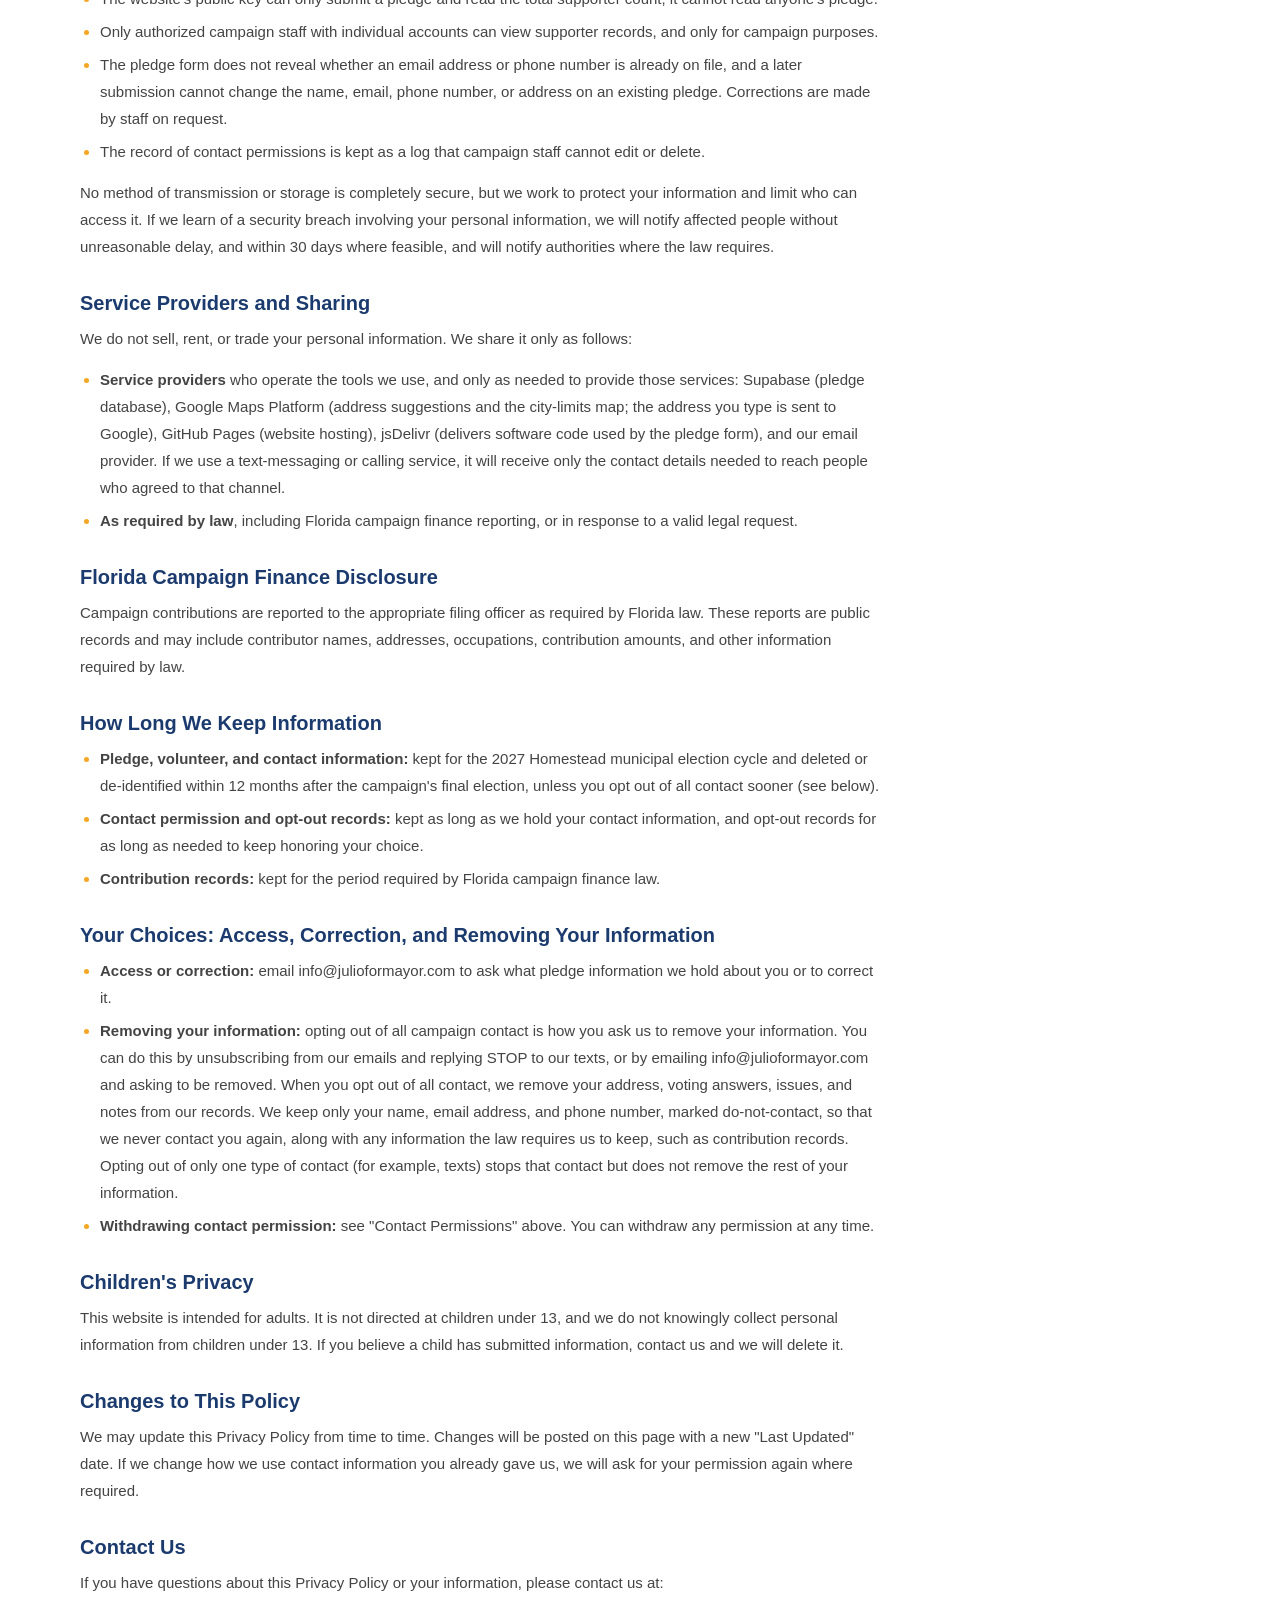
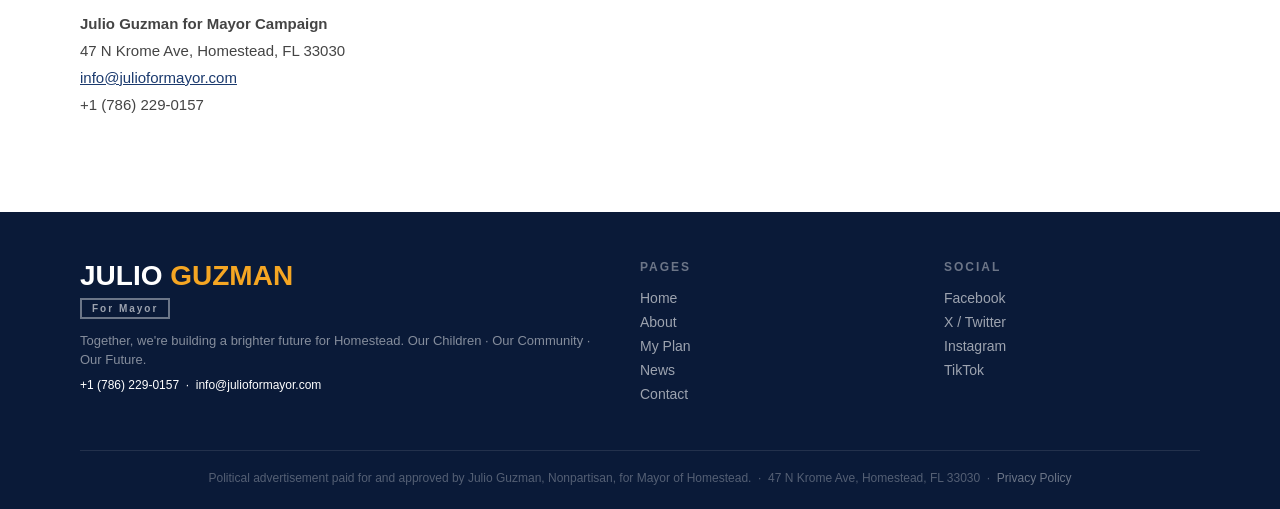
<file: privacy.html>
<!DOCTYPE html>
<html lang="en">
<head>
  <meta charset="UTF-8" />
  <meta name="viewport" content="width=device-width, initial-scale=1.0" />
  
  <meta name="description" content="Privacy policy for the Julio Guzman for Mayor of Homestead campaign website." />
  <link rel="canonical" href="https://julioformayor.com/privacy.html" />
  <meta property="og:type" content="website" />
  <meta property="og:title" content="Privacy Policy | Julio Guzman for Mayor of Homestead" />
  <meta property="og:description" content="Privacy policy for the Julio Guzman for Mayor of Homestead campaign website." />
  <meta property="og:url" content="https://julioformayor.com/privacy.html" />
  <meta property="og:image" content="https://julioformayor.com/images/julio-couple.jpg" />
  <meta name="twitter:card" content="summary_large_image" />
<title>Privacy Policy | Julio Guzman for Mayor of Homestead</title>
  <link rel="stylesheet" href="shared.css" />
  <style>
    .privacy-body { max-width: 800px; }
    .privacy-body h3 { font-size: 20px; font-weight: 700; color: #1b3a6e; margin: 32px 0 10px; }
    .privacy-body p { font-size: 15px; color: #444; line-height: 1.8; margin-bottom: 14px; }
    .privacy-body ul { padding-left: 20px; margin-bottom: 14px; }
    .privacy-body ul li { font-size: 15px; color: #444; line-height: 1.8; margin-bottom: 6px; }
    .privacy-body ul li::marker { color: #f5a623; }
  </style>
  <link rel="stylesheet" href="site-enhancements.css?v=2026-11-17b" />
  <script src="i18n.js"></script>
  <link rel="icon" href="favicon.svg" type="image/svg+xml" />
</head>
<body>

<nav>
  <div class="nav-logo">
    <div class="nav-logo-text"><span class="julio">JULIO </span><span class="guzman">GUZMAN</span></div>
    <div class="nav-logo-box">For Mayor</div>
  </div>
  <div class="nav-links">
    <a href="index.html">Home</a>
    <a href="about.html">About</a>
    <a href="plan.html">My Plan</a>
    <a href="news.html">News</a>
    <a href="contact.html">Contact</a>
    <a href="donate.html" class="nav-donate">Donate</a>
  </div>
</nav>

<div class="page-hero">
  <div class="eyebrow">Legal</div>
  <h1>Privacy Policy</h1>
</div>

<section style="background:#fff;">
  <div class="privacy-body">
    <div class="section-eyebrow">Last Updated: November 17, 2026</div>
    <h2 class="section-heading">Your Privacy Matters</h2>
    <div class="divider"></div>

    <p>This Privacy Policy explains how the Julio Guzman for Mayor of Homestead campaign ("Campaign," "we," "us," or "our") collects, uses, shares, and protects information when you visit <strong>julioformayor.com</strong> (including visitors redirected from votejulioguzman.com), sign our supporter pledge, volunteer, or contact us.</p>

    <p><strong>Campaign Address:</strong> 47 N Krome Ave, Homestead, FL 33030<br>
    <strong>Privacy contact:</strong> <a href="mailto:info@julioformayor.com" style="color:#1b3a6e;">info@julioformayor.com</a> &nbsp;|&nbsp; +1 (786) 229-0157</p>

    <h3>Information We Collect, and Why</h3>
    <p><strong>Supporter pledge (pledge.html).</strong> When you sign the pledge we collect:</p>
    <ul>
      <li><strong>Name, email address, and mobile number</strong>, to record your pledge, avoid duplicate entries, and contact you only through the channels you agree to.</li>
      <li><strong>Home address</strong>, plus the map location (latitude/longitude) and ZIP code taken from the address you choose, to check whether you live inside Homestead city limits and to organize neighborhood outreach.</li>
      <li><strong>Voting information you share</strong>: the number of registered voters in your household, whether you are registered at that address, and how you plan to vote, so we can send relevant reminders (for example, when to request a mail ballot).</li>
      <li><strong>Optional answers</strong>: the issues that matter most to you, ways you would like to help, your preferred language, and your preferred contact method, so we can follow up appropriately.</li>
      <li><strong>Your typed name confirming the pledge</strong>, to show the pledge was made by you.</li>
      <li><strong>Your contact permission</strong>: the exact permission wording shown when you signed, its version, the language, and the date and time, so we keep an accurate record of what you agreed to and of any later opt-outs.</li>
      <li><strong>Referral and source codes</strong> in the link you used (for example, a friend's share code or an event code), to understand which outreach is working. After you sign, you receive a random share code that does not contain your name or phone number.</li>
    </ul>
    <p>The pledge is a statement of support. It is not an official candidate petition, voter registration, or ballot request.</p>
    <p><strong>Endorsement card (endorse.html).</strong> When you sign the endorsement card we collect your name, email address, and optional title or organization. Your typed name serves as your electronic signature, and we save an image of it as shown on the card. Earlier versions of the card also collected an optional mobile number, city or neighborhood, how you allowed us to use your name, an optional quote, and a drawn signature. To keep a reliable record of your electronic signature, we also store the exact statement and wording you agreed to, the date and time, and the IP address and browser information from your submission. We use this to record your endorsement, send you a receipt by email, list your name only in the way you chose, and contact you as described in the notice on the card. We never publish a private endorsement, and we do not publish your email, phone, signature, IP address, or browser information. The card asks to contact you by email only. You can change or withdraw your endorsement at any time by emailing info@julioformayor.com.</p>
    <p><strong>Public voter records.</strong> Florida voter registration records are public. Like other campaigns, we obtain them from the Miami-Dade County Supervisor of Elections and use them only for election-related purposes, such as confirming registration status, comparing them with pledge information, and planning outreach. We do not publish the results or sell the records.</p>
    <p><strong>Volunteer and contact forms (volunteer.html, contact.html).</strong> These forms open your own email app with your details filled in. Nothing is sent until you press Send, and the information (name, email, phone, ZIP code, how you'd like to help, your message, and the contact permission shown on the form) reaches us only as an email to info@julioformayor.com. We use it to respond and to coordinate volunteer activity.</p>
    <p><strong>Contributions.</strong> This website does not process donations online. If you contribute, we collect the information Florida campaign finance law requires, such as your name, address, occupation, and the amount, and report it as described below.</p>
    <p><strong>Information collected automatically.</strong> We do not use advertising trackers, analytics tools, or tracking pixels on this site. Our website host (GitHub Pages) and the services that deliver the map and form features may record standard technical information such as your IP address, browser type, and the pages requested, under their own privacy policies. Your browser stores your language choice (English, Español, Kreyòl) locally on your device; we do not receive it unless you submit a form.</p>

    <h3>Contact Permissions: Email, Text, and Phone</h3>
    <p>When you sign the pledge or the volunteer form, the notice above the submit button explains that by submitting you agree that the campaign may contact you by <strong>email, text message, and phone call</strong> at the contact information you provided. This includes automated texts and calls and prerecorded messages, with campaign updates and voting reminders. We record the wording you saw and when you submitted.</p>
    <p>You stay in control of each type of contact. You can opt out of email, texts, or calls separately, or all at once, at any time, and opting out never affects your pledge.</p>
    <p>The campaign may also contact registered voters using public voter records (for example, door-to-door visits, mail, or email). We send automated or prerecorded calls and automated text messages only to people who have agreed to receive them. Whatever the source of your contact information, you can opt out using the methods below, and we will honor it.</p>
    <ul>
      <li><strong>Email:</strong> use the unsubscribe link in any campaign email, or email info@julioformayor.com. Campaign emails identify the campaign, include our mailing address, and offer a working unsubscribe option. We process unsubscribe requests promptly and within 10 business days.</li>
      <li><strong>Text messages:</strong> reply <strong>STOP</strong> to any campaign text to stop receiving them, or <strong>HELP</strong> for help. Message frequency varies; message and data rates may apply.</li>
      <li><strong>Phone calls:</strong> tell the caller you do not want further calls, or contact us at the email or phone number above. We add you to our internal do-not-call list. Campaign calls identify who paid for them and are placed only between 8 a.m. and 9 p.m. local time.</li>
    </ul>
    <p>Opting out of one channel does not opt you out of the others unless you ask. If you opt out of all contact, we also remove your information as described under "Removing Your Information" below. Mobile numbers and text-message consent are not shared with third parties for their own marketing; see Messaging Terms below.</p>

    <h3>Messaging Terms (Text Messages)</h3>
    <ul>
      <li><strong>Program:</strong> Julio Guzman for Mayor of Homestead campaign updates and voting reminders.</li>
      <li><strong>Who receives texts:</strong> only people who gave us their mobile number on a form that discloses text messaging, or who otherwise agreed to receive texts, and only at that number.</li>
      <li><strong>Frequency:</strong> varies, typically a few messages per month and more near election dates.</li>
      <li><strong>Cost:</strong> message and data rates may apply, depending on your mobile plan.</li>
      <li><strong>Opt out:</strong> reply STOP, END, CANCEL, UNSUBSCRIBE, or QUIT to any message. You will get one confirmation and no further texts unless you opt in again.</li>
      <li><strong>Help:</strong> reply HELP, or contact info@julioformayor.com or +1 (786) 229-0157.</li>
      <li><strong>Sharing:</strong> mobile numbers and text-message consent are not sold or shared with third parties or affiliates for their marketing or promotional purposes. They are shared only with the messaging service that delivers our texts.</li>
      <li>Wireless carriers are not liable for delayed or undelivered messages.</li>
    </ul>

    <h3>How We Store and Protect Information</h3>
    <ul>
      <li>Pledge information is stored in a secured database hosted by our database provider, Supabase. Data is encrypted in transit between your browser and the database.</li>
      <li>The website's public key can only submit a pledge and read the total supporter count; it cannot read anyone's pledge.</li>
      <li>Only authorized campaign staff with individual accounts can view supporter records, and only for campaign purposes.</li>
      <li>The pledge form does not reveal whether an email address or phone number is already on file, and a later submission cannot change the name, email, phone number, or address on an existing pledge. Corrections are made by staff on request.</li>
      <li>The record of contact permissions is kept as a log that campaign staff cannot edit or delete.</li>
    </ul>
    <p>No method of transmission or storage is completely secure, but we work to protect your information and limit who can access it. If we learn of a security breach involving your personal information, we will notify affected people without unreasonable delay, and within 30 days where feasible, and will notify authorities where the law requires.</p>

    <h3>Service Providers and Sharing</h3>
    <p>We do not sell, rent, or trade your personal information. We share it only as follows:</p>
    <ul>
      <li><strong>Service providers</strong> who operate the tools we use, and only as needed to provide those services: Supabase (pledge database), Google Maps Platform (address suggestions and the city-limits map; the address you type is sent to Google), GitHub Pages (website hosting), jsDelivr (delivers software code used by the pledge form), and our email provider. If we use a text-messaging or calling service, it will receive only the contact details needed to reach people who agreed to that channel.</li>
      <li><strong>As required by law</strong>, including Florida campaign finance reporting, or in response to a valid legal request.</li>
    </ul>

    <h3>Florida Campaign Finance Disclosure</h3>
    <p>Campaign contributions are reported to the appropriate filing officer as required by Florida law. These reports are public records and may include contributor names, addresses, occupations, contribution amounts, and other information required by law.</p>

    <h3>How Long We Keep Information</h3>
    <ul>
      <li><strong>Pledge, volunteer, and contact information:</strong> kept for the 2027 Homestead municipal election cycle and deleted or de-identified within 12 months after the campaign's final election, unless you opt out of all contact sooner (see below).</li>
      <li><strong>Contact permission and opt-out records:</strong> kept as long as we hold your contact information, and opt-out records for as long as needed to keep honoring your choice.</li>
      <li><strong>Contribution records:</strong> kept for the period required by Florida campaign finance law.</li>
    </ul>

    <h3>Your Choices: Access, Correction, and Removing Your Information</h3>
    <ul>
      <li><strong>Access or correction:</strong> email info@julioformayor.com to ask what pledge information we hold about you or to correct it.</li>
      <li><strong>Removing your information:</strong> opting out of all campaign contact is how you ask us to remove your information. You can do this by unsubscribing from our emails and replying STOP to our texts, or by emailing info@julioformayor.com and asking to be removed. When you opt out of all contact, we remove your address, voting answers, issues, and notes from our records. We keep only your name, email address, and phone number, marked do-not-contact, so that we never contact you again, along with any information the law requires us to keep, such as contribution records. Opting out of only one type of contact (for example, texts) stops that contact but does not remove the rest of your information.</li>
      <li><strong>Withdrawing contact permission:</strong> see "Contact Permissions" above. You can withdraw any permission at any time.</li>
    </ul>

    <h3>Children's Privacy</h3>
    <p>This website is intended for adults. It is not directed at children under 13, and we do not knowingly collect personal information from children under 13. If you believe a child has submitted information, contact us and we will delete it.</p>

    <h3>Changes to This Policy</h3>
    <p>We may update this Privacy Policy from time to time. Changes will be posted on this page with a new "Last Updated" date. If we change how we use contact information you already gave us, we will ask for your permission again where required.</p>

    <h3>Contact Us</h3>
    <p>If you have questions about this Privacy Policy or your information, please contact us at:</p>
    <p><strong>Julio Guzman for Mayor Campaign</strong><br>
    47 N Krome Ave, Homestead, FL 33030<br>
    <a href="mailto:info@julioformayor.com" style="color:#1b3a6e;">info@julioformayor.com</a><br>
    +1 (786) 229-0157</p>
  </div>
</section>

<footer>
  <div class="footer-top">
    <div class="footer-brand">
      <div><span class="name-line name-julio">JULIO </span><span class="name-line name-guzman">GUZMAN</span></div>
      <div class="for-mayor-box">For Mayor</div>
      <p>Together, we're building a brighter future for Homestead. Our Children · Our Community · Our Future.</p>
      <p class="footer-phone" style="margin-top:6px;font-size:12px"><a href="tel:+17862290157">+1 (786) 229-0157</a> &nbsp;·&nbsp; <a href="mailto:info@julioformayor.com">info@julioformayor.com</a></p>
    </div>
    <div class="footer-col"><h4>Pages</h4><a href="index.html">Home</a><a href="about.html">About</a><a href="plan.html">My Plan</a><a href="news.html">News</a><a href="contact.html">Contact</a></div>
    <div class="footer-col"><h4>Social</h4><a href="https://www.facebook.com/CouncilmanGuzman/" target="_blank">Facebook</a><a href="https://x.com/julioguzman44" target="_blank">X / Twitter</a><a href="https://www.instagram.com/julioguzman_homestead/" target="_blank">Instagram</a><a href="https://www.tiktok.com/@julioguzmanhomestead" target="_blank">TikTok</a></div>
  </div>
  <div class="footer-bottom">
    Political advertisement paid for and approved by Julio Guzman, Nonpartisan, for Mayor of Homestead. &nbsp;·&nbsp; 47 N Krome Ave, Homestead, FL 33030 &nbsp;·&nbsp; <a href="privacy.html" style="color:rgba(255,255,255,0.4);text-decoration:none;">Privacy Policy</a>
  </div>
</footer>

  <script src="site.js" defer></script>
</body>
</html>
</file>
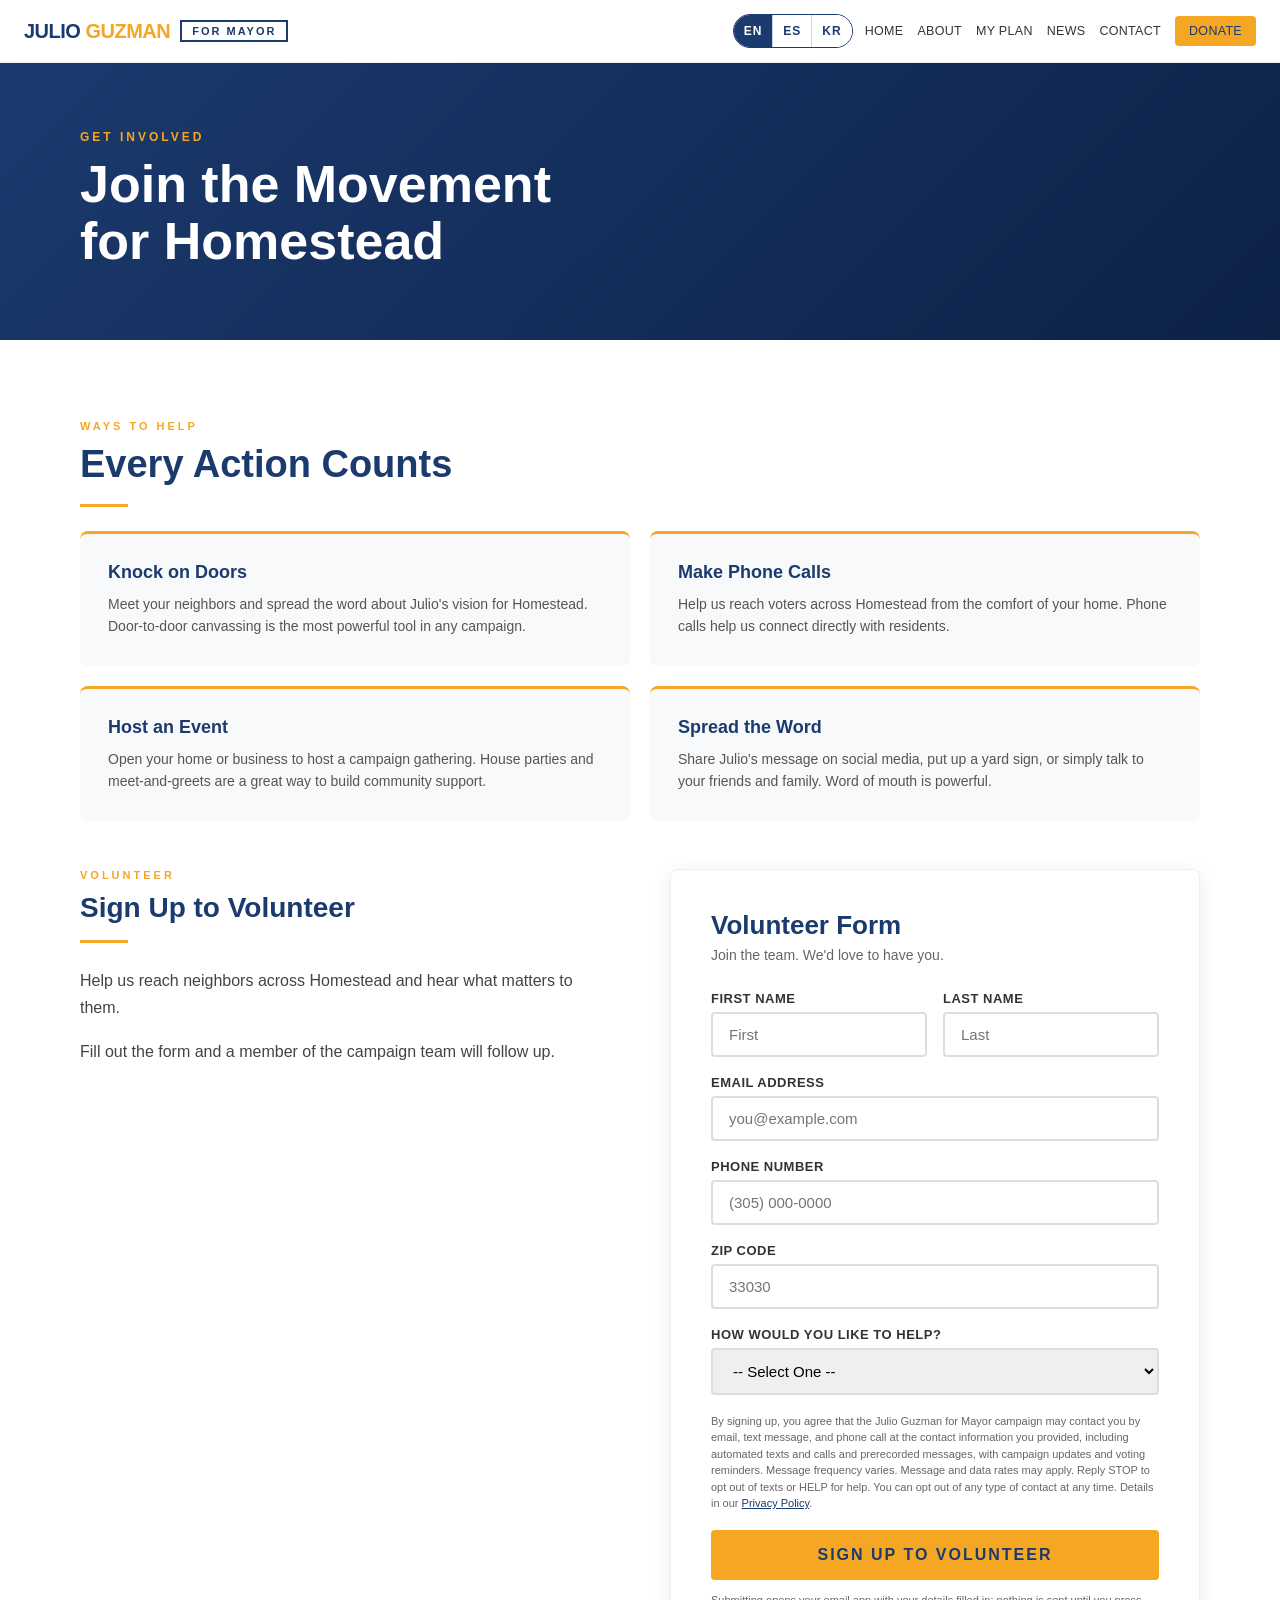
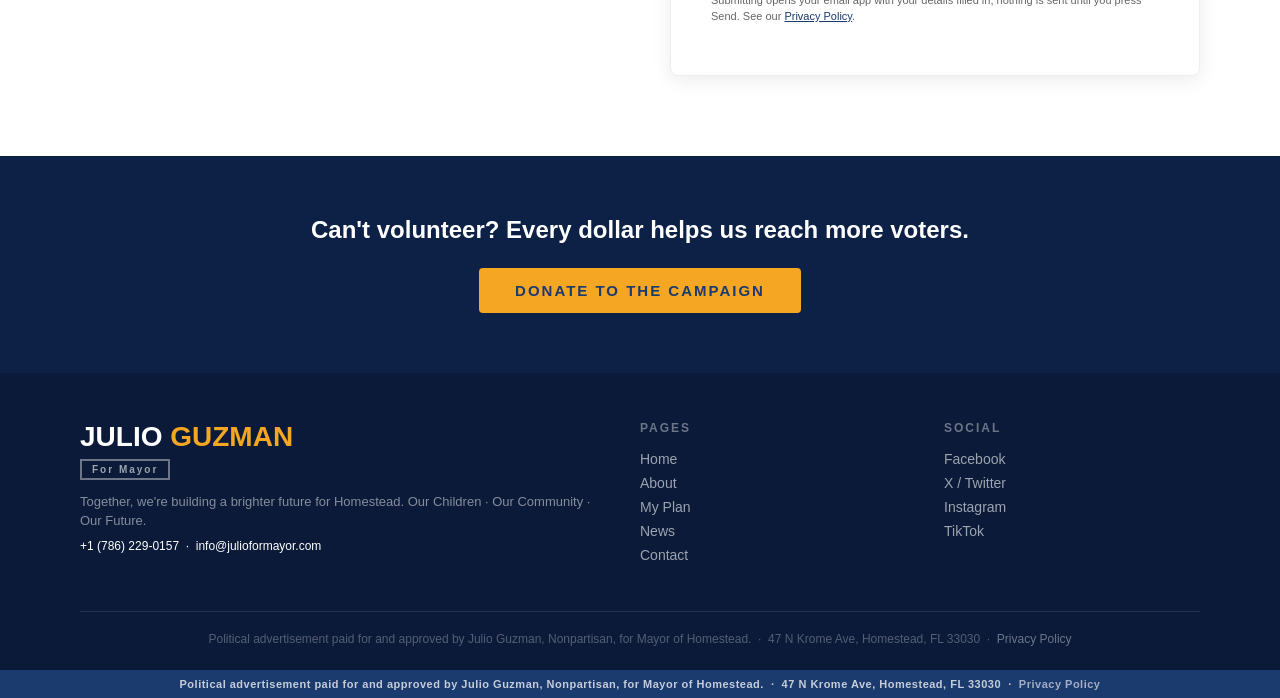
<file: volunteer.html>
<!DOCTYPE html>
<html lang="en">
<head>
  <meta charset="UTF-8" />
  <meta name="viewport" content="width=device-width, initial-scale=1.0" />
  
  <meta name="description" content="Volunteer information for the Julio Guzman for Mayor of Homestead campaign." />
  <link rel="canonical" href="https://julioformayor.com/volunteer.html" />
  <meta property="og:type" content="website" />
  <meta property="og:title" content="Volunteer | Julio Guzman for Mayor of Homestead" />
  <meta property="og:description" content="Volunteer information for the Julio Guzman for Mayor of Homestead campaign." />
  <meta property="og:url" content="https://julioformayor.com/volunteer.html" />
  <meta property="og:image" content="https://julioformayor.com/images/julio-couple.jpg" />
  <meta name="twitter:card" content="summary_large_image" />
<title>Volunteer | Julio Guzman for Mayor of Homestead</title>
  <link rel="stylesheet" href="shared.css" />
  <style>
    .involve-grid { display: grid; grid-template-columns: 1fr 1fr; gap: 60px; align-items: start; }
    .ways-grid { display: grid; grid-template-columns: repeat(2, 1fr); gap: 20px; margin-bottom: 48px; }
    .way-card { background: #f8f9fa; border-radius: 8px; padding: 28px; border-top: 3px solid #f5a623; }
    .way-card h3 { font-size: 18px; font-weight: 700; color: #1b3a6e; margin-bottom: 10px; }
    .way-card p { font-size: 14px; color: #555; line-height: 1.6; }
    .form-card { background: #fff; border-radius: 8px; padding: 40px; box-shadow: 0 4px 20px rgba(0,0,0,0.08); border: 1px solid #eee; }
    .form-card h3 { font-size: 26px; font-weight: 800; color: #1b3a6e; margin-bottom: 6px; }
    .form-card p { font-size: 14px; color: #666; margin-bottom: 28px; }
    .form-group { margin-bottom: 18px; }
    .form-group label { display: block; font-size: 13px; font-weight: 700; color: #333; margin-bottom: 6px; text-transform: uppercase; letter-spacing: 0.5px; }
    .form-group input, .form-group select, .form-group textarea { width: 100%; padding: 12px 16px; border: 2px solid #ddd; border-radius: 4px; font-size: 15px; font-family: inherit; outline: none; transition: border-color 0.2s; }
    .form-group input:focus, .form-group select:focus, .form-group textarea:focus { border-color: #1b3a6e; }
    .form-group textarea { height: 100px; resize: vertical; }
    .form-row { display: grid; grid-template-columns: 1fr 1fr; gap: 16px; }
    .submit-btn { width: 100%; background: #f5a623; color: #1b3a6e; border: none; padding: 16px; font-size: 16px; font-weight: 700; text-transform: uppercase; letter-spacing: 2px; border-radius: 4px; cursor: pointer; margin-top: 8px; }
    .submit-btn:hover { background: #d48a0f; }
    .success-msg { display: none; background: #e8f5e9; border: 2px solid #4caf50; border-radius: 4px; padding: 16px; font-size: 15px; color: #2e7d32; font-weight: 600; text-align: center; margin-top: 16px; }
    .vol-consent-note { font-size: 11px !important; color: #666 !important; line-height: 1.5; margin-bottom: 10px !important; }
    .vol-consent-note a { color: #1b3a6e; }
    .cta-band { background: #0d2147; text-align: center; padding: 60px 80px; }
    .cta-band p { font-size: 24px; font-weight: 700; color: #fff; margin-bottom: 24px; }
  </style>
  <link rel="stylesheet" href="site-enhancements.css?v=2026-11-17b" />
  <script src="i18n.js"></script>
  <link rel="icon" href="favicon.svg" type="image/svg+xml" />
</head>
<body>

<nav>
  <div class="nav-logo">
    <div class="nav-logo-text"><span class="julio">JULIO </span><span class="guzman">GUZMAN</span></div>
    <div class="nav-logo-box">For Mayor</div>
  </div>
  <div class="nav-links">
    <a href="index.html">Home</a>
    <a href="about.html">About</a>
    <a href="plan.html">My Plan</a>
    <a href="news.html">News</a>
    <a href="contact.html">Contact</a>
    <a href="donate.html" class="nav-donate">Donate</a>
  </div>
</nav>

<div class="page-hero">
  <div class="eyebrow">Get Involved</div>
  <h1>Join the Movement<br>for Homestead</h1>
</div>

<section style="background:#fff;">
  <div class="section-eyebrow">Ways to Help</div>
  <h2 class="section-heading">Every Action Counts</h2>
  <div class="divider"></div>
  <div class="ways-grid">
    <div class="way-card">
      <h3>Knock on Doors</h3>
      <p>Meet your neighbors and spread the word about Julio's vision for Homestead. Door-to-door canvassing is the most powerful tool in any campaign.</p>
    </div>
    <div class="way-card">
      <h3>Make Phone Calls</h3>
      <p>Help us reach voters across Homestead from the comfort of your home. Phone calls help us connect directly with residents.</p>
    </div>
    <div class="way-card">
      <h3>Host an Event</h3>
      <p>Open your home or business to host a campaign gathering. House parties and meet-and-greets are a great way to build community support.</p>
    </div>
    <div class="way-card">
      <h3>Spread the Word</h3>
      <p>Share Julio's message on social media, put up a yard sign, or simply talk to your friends and family. Word of mouth is powerful.</p>
    </div>
  </div>

  <div class="involve-grid">
    <div>
      <div class="section-eyebrow">Volunteer</div>
      <h2 class="section-heading" style="font-size:28px">Sign Up to Volunteer</h2>
      <div class="divider"></div>
      <p style="font-size:16px;color:#444;line-height:1.7;margin-bottom:16px">Help us reach neighbors across Homestead and hear what matters to them.</p>
      <p style="font-size:16px;color:#444;line-height:1.7">Fill out the form and a member of the campaign team will follow up.</p>
    </div>
    <div class="form-card">
      <h3>Volunteer Form</h3>
      <p>Join the team. We'd love to have you.</p>
      <form id="vol-form" >
        <div class="form-row">
          <div class="form-group">
            <label>First Name</label>
            <input type="text" name="first" required placeholder="First" />
          </div>
          <div class="form-group">
            <label>Last Name</label>
            <input type="text" name="last" required placeholder="Last" />
          </div>
        </div>
        <div class="form-group">
          <label>Email Address</label>
          <input type="email" name="email" required placeholder="you@example.com" />
        </div>
        <div class="form-group">
          <label>Phone Number</label>
          <input type="tel" name="phone" required placeholder="(305) 000-0000" />
        </div>
        <div class="form-group">
          <label>Zip Code</label>
          <input type="text" name="zip" required placeholder="33030" />
        </div>
        <div class="form-group">
          <label>How would you like to help?</label>
          <select name="interest">
            <option value="">-- Select One --</option>
            <option>Door-to-door canvassing</option>
            <option>Phone banking</option>
            <option>Host an event</option>
            <option>Social media outreach</option>
            <option>Yard signs</option>
            <option>General volunteering</option>
          </select>
        </div>
        <p class="vol-consent-note"><span id="volConsentText">By signing up, you agree that the Julio Guzman for Mayor campaign may contact you by email, text message, and phone call at the contact information you provided, including automated texts and calls and prerecorded messages, with campaign updates and voting reminders. Message frequency varies. Message and data rates may apply. Reply STOP to opt out of texts or HELP for help. You can opt out of any type of contact at any time.</span> Details in our <a href="privacy.html">Privacy Policy</a>.</p>
        <button type="submit" class="submit-btn">Sign Up to Volunteer</button>
        <p class="vol-consent-note" style="margin-top:12px">Submitting opens your email app with your details filled in; nothing is sent until you press Send. See our <a href="privacy.html">Privacy Policy</a>.</p>
        <div class="success-msg" id="vol-success">Thank you! A campaign team member will be in touch within 48 hours.</div>
      </form>
    </div>
  </div>
</section>

<div class="cta-band">
  <p>Can't volunteer? Every dollar helps us reach more voters.</p>
  <a href="donate.html" class="btn-primary">Donate to the Campaign</a>
</div>

<footer>
  <div class="footer-top">
    <div class="footer-brand">
      <div><span class="name-line name-julio">JULIO </span><span class="name-line name-guzman">GUZMAN</span></div>
      <div class="for-mayor-box">For Mayor</div>
      <p>Together, we're building a brighter future for Homestead. Our Children · Our Community · Our Future.</p>
      <p class="footer-phone" style="margin-top:6px;font-size:12px"><a href="tel:+17862290157">+1 (786) 229-0157</a> &nbsp;·&nbsp; <a href="mailto:info@julioformayor.com">info@julioformayor.com</a></p>
    </div>
    <div class="footer-col"><h4>Pages</h4><a href="index.html">Home</a><a href="about.html">About</a><a href="plan.html">My Plan</a><a href="news.html">News</a><a href="contact.html">Contact</a></div>
        <div class="footer-col"><h4>Social</h4><a href="https://www.facebook.com/CouncilmanGuzman/" target="_blank">Facebook</a><a href="https://x.com/julioguzman44" target="_blank">X / Twitter</a><a href="https://www.instagram.com/julioguzman_homestead/" target="_blank">Instagram</a><a href="https://www.tiktok.com/@julioguzmanhomestead" target="_blank">TikTok</a></div>
  </div>
    <div class="footer-bottom">
    Political advertisement paid for and approved by Julio Guzman, Nonpartisan, for Mayor of Homestead. &nbsp;·&nbsp; 47 N Krome Ave, Homestead, FL 33030 &nbsp;·&nbsp; <a href="privacy.html" style="color:rgba(255,255,255,0.4);text-decoration:none;">Privacy Policy</a>
  </div>
</footer>

<script>
function handleVolunteer(e) {
  e.preventDefault();
  document.getElementById('vol-form').style.opacity = '0.4';
  document.getElementById('vol-success').style.display = 'block';
}
</script>

<!-- PAID-FOR NOTICE -->
<style>
  .paid-notice { background: #1b3a6e; color: rgba(255,255,255,0.75); text-align: center; padding: 8px 20px; font-size: 11px; font-weight: 600; letter-spacing: 0.5px; }
  .paid-notice a { color: rgba(255,255,255,0.6); text-decoration: none; }
  .paid-notice a:hover { color: #f5a623; }
</style>
<div class="paid-notice">
  Political advertisement paid for and approved by Julio Guzman, Nonpartisan, for Mayor of Homestead. &nbsp;·&nbsp; 47 N Krome Ave, Homestead, FL 33030 &nbsp;·&nbsp; <a href="privacy.html">Privacy Policy</a>
</div>
  <script src="site.js" defer></script>
</body>
</html>
</file>
<file: site-enhancements.css>
/* Site-wide quality, accessibility, and responsive enhancements */
:root { --nav-height: 64px; }
html { scroll-behavior: smooth; }
body { overflow-x: hidden; }
img { max-width: 100%; height: auto; }
a, button, input, select, textarea { -webkit-tap-highlight-color: transparent; }
a:focus-visible, button:focus-visible, input:focus-visible, select:focus-visible, textarea:focus-visible {
  outline: 3px solid #f5a623;
  outline-offset: 3px;
}
.skip-link {
  position: fixed; left: 12px; top: -60px; z-index: 2000;
  background: #fff; color: #1b3a6e; padding: 10px 14px;
  border: 2px solid #1b3a6e; border-radius: 4px; font-weight: 700;
}
.skip-link:focus { top: 10px; }

.mobile-nav-toggle {
  display: none; border: 0; background: transparent; color: #1b3a6e;
  font-size: 28px; line-height: 1; cursor: pointer; padding: 6px 8px;
}
.form-status {
  margin-top: 14px; padding: 12px 14px; border-radius: 4px;
  background: #eef4fb; border: 1px solid #c8d8ed; color: #17345f;
  font-size: 14px; line-height: 1.5;
}
.notice-box {
  background:#fff8e8; border:1px solid #efd28d; color:#5c4718;
  padding:14px 16px; border-radius:6px; line-height:1.55; margin-top:16px;
}

@media (max-width: 980px) {
  nav { padding: 12px 18px !important; min-height: var(--nav-height); }
  .mobile-nav-toggle { display: block; }
  .nav-links {
    display: none !important; position: absolute; top: 100%; left: 0; right: 0;
    background: #fff; border-top: 1px solid #eee; border-bottom: 1px solid #ddd;
    padding: 14px 18px 18px; flex-direction: column !important; align-items: stretch !important;
    gap: 4px !important; box-shadow: 0 12px 24px rgba(0,0,0,.08);
  }
  .nav-links.is-open { display: flex !important; }
  .nav-links a { padding: 11px 8px; width: 100%; }
  .nav-donate { text-align:center; margin-top:6px; }
  .page-hero { margin-top: var(--nav-height) !important; padding: 54px 24px !important; }
  .page-hero h1 { font-size: clamp(36px, 8vw, 48px) !important; }
  section { padding: 56px 24px !important; }
  footer { padding: 42px 24px 24px !important; }
  .footer-top { grid-template-columns: 1fr !important; gap: 28px !important; }
  .contact-grid, .involve-grid, .donate-grid, .about-grid, .bio-inner, .donate-inner, .about-hero {
    grid-template-columns: 1fr !important; gap: 34px !important;
  }
  .rules-grid, .mission-grid, .boards-grid { grid-template-columns: 1fr !important; }
  .issues-grid { grid-template-columns: 1fr !important; }
  .ways-grid, .impact-grid { grid-template-columns: 1fr !important; }
  .form-row { grid-template-columns: 1fr !important; }
  .cta-band { padding: 44px 24px !important; }
  .btn-outline, .btn-outline-white { margin-left: 0 !important; margin-top: 10px; }
  .section-heading { font-size: clamp(30px, 7vw, 38px) !important; }
}

@media (max-width: 640px) {
  .nav-logo-text { font-size: 18px !important; }
  .nav-logo-box { font-size: 9px !important; letter-spacing: 1.4px !important; padding: 3px 7px !important; }
  .form-card, .donate-widget { padding: 24px !important; }
  .amounts-grid, .donate-amounts { grid-template-columns: repeat(2,1fr) !important; }
  .hero { grid-template-columns: 1fr !important; padding: 56px 22px 42px !important; gap: 30px !important; min-height: auto !important; }
  .hero-logo-large .name-line { font-size: clamp(44px, 14vw, 64px) !important; }
  .hero-taglines p { font-size: clamp(22px, 7vw, 28px) !important; }
  .hero-photo { min-height: 390px !important; margin: 0 !important; }
  .hero-photo img { max-height: none !important; }
  .contact-bar { padding: 12px 22px !important; flex-wrap: wrap; gap: 10px 20px !important; }
  .quick-bar { grid-template-columns: 1fr !important; }
}
@media (prefers-reduced-motion: reduce) {
  *, *::before, *::after { scroll-behavior:auto !important; transition:none !important; animation:none !important; }
}
/* Language switcher (i18n.js) */
html.i18n-pending body { opacity: 0; }
.lang-switch {
  display: inline-flex; margin-left: auto; margin-right: 22px;
  border: 1.5px solid #1b3a6e; border-radius: 999px; overflow: hidden; flex: 0 0 auto;
}
.lang-switch button {
  border: 0; background: #fff; color: #1b3a6e; cursor: pointer;
  font: 700 12px/1 'Helvetica Neue', Arial, sans-serif; letter-spacing: 1px;
  padding: 7px 10px; min-width: 38px; min-height: 32px;
}
.lang-switch button + button { border-left: 1px solid #c9d3e3; }
.lang-switch button[aria-pressed="true"] { background: #1b3a6e; color: #fff; }
.lang-switch button:hover:not([aria-pressed="true"]) { background: #fff6e6; }
@media (max-width: 1180px) and (min-width: 981px) {
  .nav-links { gap: 18px !important; }
  .nav-links a { font-size: 13px !important; letter-spacing: .5px !important; }
  .lang-switch { margin-right: 14px; }
}
@media (max-width: 980px) {
  .lang-switch { margin-right: 6px; }
  .lang-switch button { min-height: 36px; padding: 8px 10px; }
}
@media (max-width: 380px) {
  .lang-switch button { min-width: 32px; padding: 8px 7px; font-size: 11px; }
  .nav-logo-box { display: none !important; }
}

/* Phone readability fixes */
body { overflow-wrap: break-word; }
@media (max-width: 980px) {
  .tl-grid { grid-template-columns: 1fr !important; gap: 16px !important; }
  .tl-card { padding: 22px 20px !important; }
  .issue-sec { padding: 44px 22px !important; }
  .issue-inner { grid-template-columns: 1fr !important; gap: 14px !important; }
  .issue-label { position: static !important; }
  .issue-label .number { font-size: 52px !important; }
  .issue-label h2 { font-size: 24px !important; }
  .issue-body p { font-size: 16px !important; }
  .issue-body ul li { font-size: 16px !important; }
}
@media (max-width: 640px) {
  body { -webkit-text-size-adjust: 100%; }
  p, li { font-size: max(15px, 1em); line-height: 1.6; }
  .footer-brand p, .footer-col a { font-size: 15px !important; }
  .footer-bottom { font-size: 13px !important; line-height: 1.7; color: rgba(255,255,255,0.5) !important; }
  .footer-col a { padding: 6px 0; margin-bottom: 2px !important; }
  .form-helper, #result .small, .vbm-note, .voter-tools-card p, .consent-wrap label { font-size: 14px !important; }
  .sticky-text { font-size: 12px !important; }
  .sticky-text strong { font-size: 13px !important; }
}

/* Keep the top menu on one line in every language */
.nav-logo-text, .nav-logo-box, .nav-links a { white-space: nowrap; }
.nav-logo { flex: 0 0 auto; }
@media (max-width: 1340px) and (min-width: 981px) {
  nav { padding-left: 24px !important; padding-right: 24px !important; }
  .nav-links { gap: 14px !important; }
  .nav-links a { font-size: 12.5px !important; letter-spacing: .3px !important; }
  .nav-donate { padding: 8px 14px !important; }
  .nav-logo-text { font-size: 20px; }
  .lang-switch { margin-right: 12px; }
}
/* Spanish and Kreyol menu labels are longer: switch to the menu button a little sooner */
@media (min-width: 981px) and (max-width: 1090px) {
  html[lang="es"] .mobile-nav-toggle, html[lang="ht"] .mobile-nav-toggle { display: block; }
  html[lang="es"] .nav-links, html[lang="ht"] .nav-links {
    display: none !important; position: absolute; top: 100%; left: 0; right: 0;
    background: #fff; border-top: 1px solid #eee; border-bottom: 1px solid #ddd;
    padding: 14px 24px 18px; flex-direction: column !important; align-items: stretch !important;
    gap: 4px !important; box-shadow: 0 12px 24px rgba(0,0,0,.08);
  }
  html[lang="es"] .nav-links.is-open, html[lang="ht"] .nav-links.is-open { display: flex !important; }
  html[lang="es"] .nav-links a, html[lang="ht"] .nav-links a { padding: 11px 8px; width: 100%; font-size: 14px !important; }
  html[lang="es"] .nav-donate, html[lang="ht"] .nav-donate { text-align: center; margin-top: 6px; }
  html[lang="es"] .lang-switch, html[lang="ht"] .lang-switch { margin-right: 6px; }
}
@media (max-width: 440px) {
  nav { padding-left: 12px !important; padding-right: 10px !important; }
  .nav-logo { gap: 6px; }
  .nav-logo-text { font-size: 16px !important; }
  .nav-logo-box { font-size: 8px !important; letter-spacing: 1px !important; padding: 2px 5px !important; }
  .lang-switch button { min-width: 30px; padding: 8px 6px; font-size: 11px; }
  .mobile-nav-toggle { padding: 6px 4px; }
}
/* Home hero: keep the photo inside the screen on tablets */
.hero { overflow: hidden; }
@media (min-width: 641px) and (max-width: 980px) {
  .hero { padding: 64px 40px 48px !important; gap: 32px !important; }
  .hero-photo { margin: -64px -40px -48px -10px !important; }
}

/* Footer phone and email: full white so they are easy to read on the navy footer */
.footer-brand p.footer-phone { color: #fff !important; }
.footer-brand p.footer-phone a,
.footer-brand p.footer-phone a[href^="tel"],
footer a[href^="tel"],
footer a[x-apple-data-detectors] { color: #fff !important; text-decoration: none !important; }
.footer-brand p.footer-phone a:hover { text-decoration: underline !important; }
</file>
<file: shared.css>
*, *::before, *::after { box-sizing: border-box; margin: 0; padding: 0; }
body { font-family: 'Helvetica Neue', Arial, sans-serif; color: #1a1a1a; background: #fff; }

nav { position: fixed; top: 0; left: 0; right: 0; z-index: 999; background: #fff; border-bottom: 1px solid #eee; padding: 14px 40px; display: flex; align-items: center; justify-content: space-between; }
.nav-logo { display: flex; align-items: center; gap: 10px; }
.nav-logo-text { font-size: 22px; font-weight: 900; letter-spacing: -0.5px; line-height: 1; }
.nav-logo-text .julio { color: #1b3a6e; }
.nav-logo-text .guzman { color: #f5a623; }
.nav-logo-box { border: 2px solid #1b3a6e; padding: 3px 10px; font-size: 11px; font-weight: 700; letter-spacing: 2px; color: #1b3a6e; text-transform: uppercase; }
.nav-links { display: flex; gap: 30px; align-items: center; }
.nav-links a { text-decoration: none; color: #333; font-size: 14px; font-weight: 500; text-transform: uppercase; letter-spacing: 1px; }
.nav-links a:hover { color: #f5a623; }
.nav-donate { background: #f5a623; color: #1b3a6e !important; padding: 8px 20px; border-radius: 4px; }
.nav-donate:hover { background: #d48a0f !important; }

.page-hero { margin-top: 60px; background: linear-gradient(135deg, #1b3a6e 0%, #0d2147 100%); padding: 70px 80px; }
.page-hero .eyebrow { font-size: 12px; font-weight: 700; letter-spacing: 3px; text-transform: uppercase; color: #f5a623; margin-bottom: 12px; }
.page-hero h1 { font-size: 52px; font-weight: 900; color: #fff; line-height: 1.1; }

section { padding: 80px; }
.section-eyebrow { font-size: 11px; font-weight: 700; letter-spacing: 3px; text-transform: uppercase; color: #f5a623; margin-bottom: 10px; }
.section-heading { font-size: 38px; font-weight: 800; color: #1b3a6e; line-height: 1.2; margin-bottom: 16px; }
.divider { width: 48px; height: 3px; background: #f5a623; margin-bottom: 24px; }

.btn-primary { display: inline-block; background: #f5a623; color: #1b3a6e; padding: 14px 36px; font-size: 15px; font-weight: 700; text-transform: uppercase; letter-spacing: 2px; border-radius: 4px; text-decoration: none; border: none; cursor: pointer; }
.btn-primary:hover { background: #d48a0f; }
.btn-outline { display: inline-block; border: 2px solid #1b3a6e; color: #1b3a6e; padding: 14px 36px; font-size: 15px; font-weight: 700; text-transform: uppercase; letter-spacing: 2px; border-radius: 4px; text-decoration: none; margin-left: 12px; }
.btn-outline:hover { background: #1b3a6e; color: #fff; }

footer { background: #0a1a38; color: rgba(255,255,255,0.6); padding: 48px 80px 24px; }
.footer-top { display: grid; grid-template-columns: 2fr 1fr 1fr; gap: 48px; margin-bottom: 40px; }
.footer-brand .name-line { font-size: 28px; font-weight: 900; }
.footer-brand .name-julio { color: #fff; }
.footer-brand .name-guzman { color: #f5a623; }
.footer-brand .for-mayor-box { display: inline-block; border: 2px solid rgba(255,255,255,0.4); padding: 3px 10px; font-size: 10px; font-weight: 700; letter-spacing: 2px; color: rgba(255,255,255,0.6); margin-top: 6px; }
.footer-brand p { font-size: 13px; color: rgba(255,255,255,0.5); margin-top: 12px; line-height: 1.5; }
.footer-col h4 { font-size: 12px; font-weight: 700; text-transform: uppercase; letter-spacing: 2px; color: rgba(255,255,255,0.4); margin-bottom: 16px; }
.footer-col a { display: block; color: rgba(255,255,255,0.6); text-decoration: none; font-size: 14px; margin-bottom: 8px; }
.footer-col a:hover { color: #fff; }
.footer-bottom { border-top: 1px solid rgba(255,255,255,0.1); padding-top: 20px; text-align: center; font-size: 12px; color: rgba(255,255,255,0.3); }
</file>
